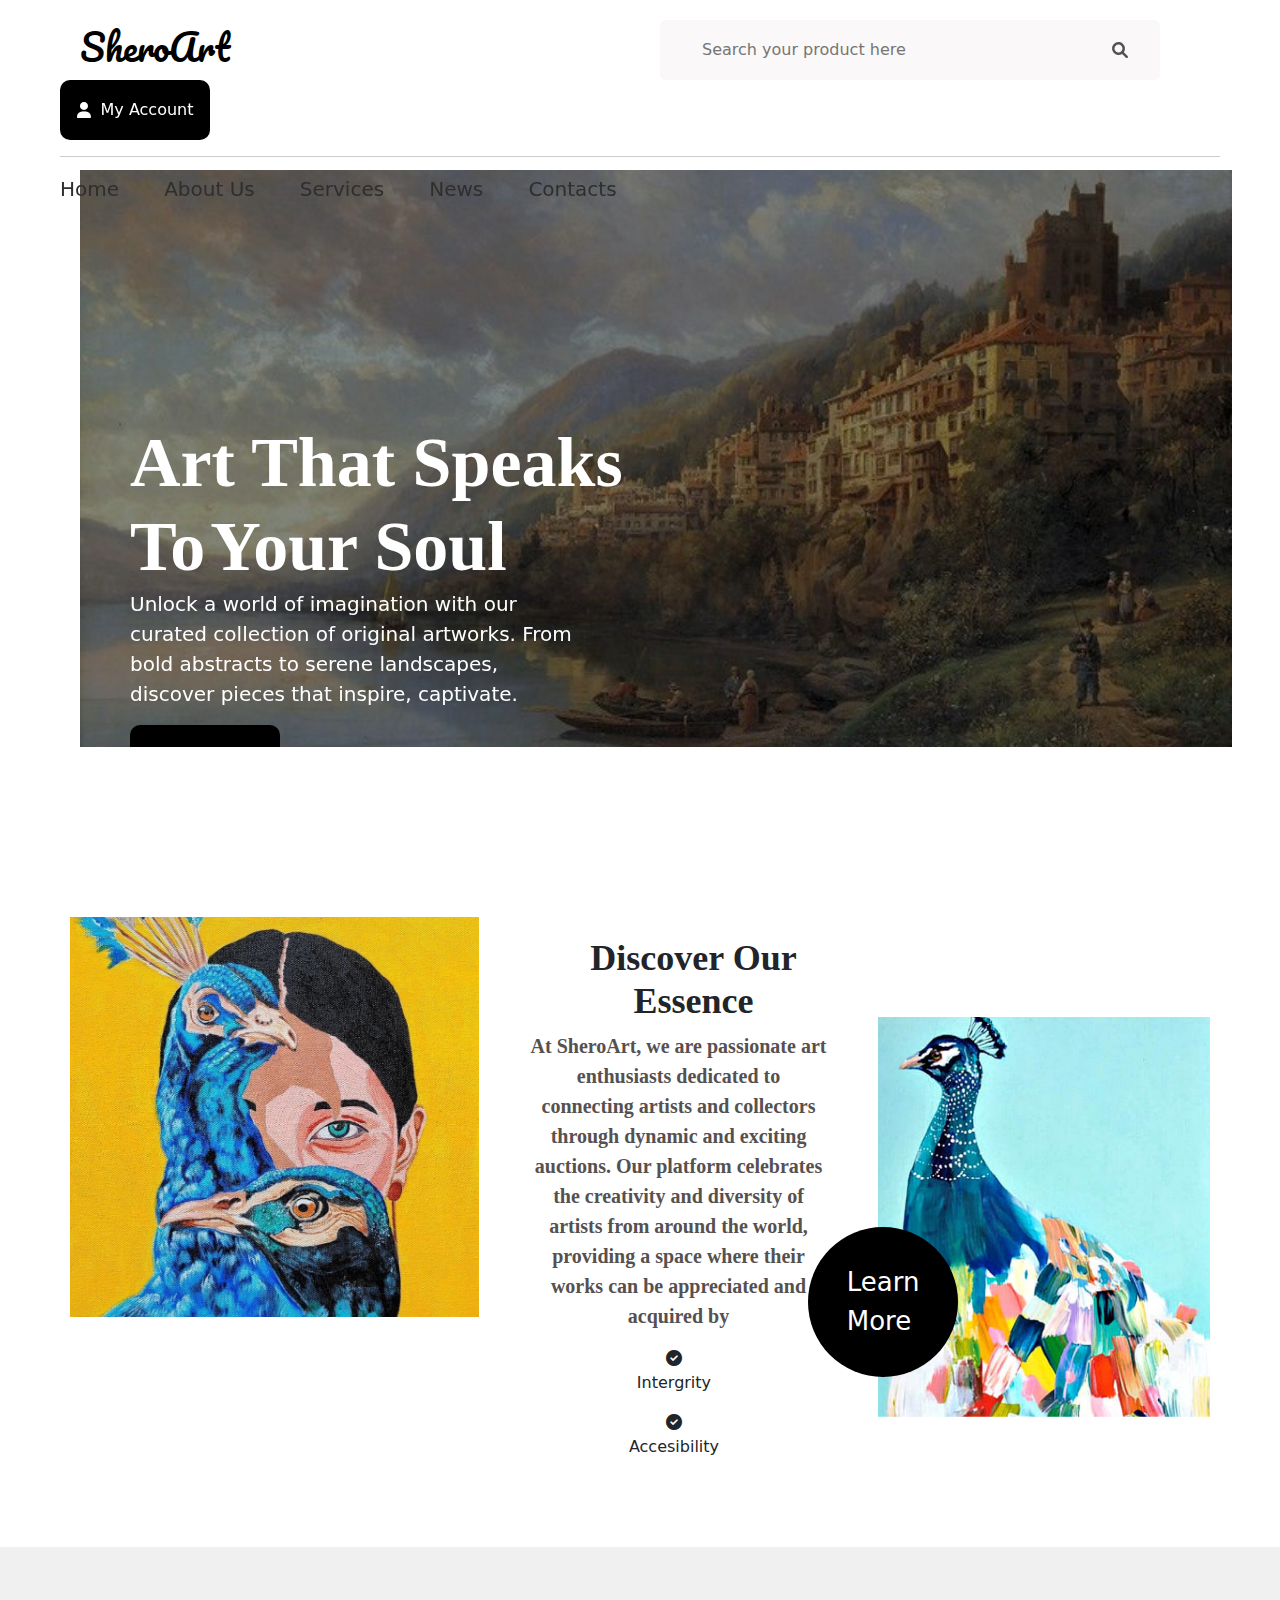
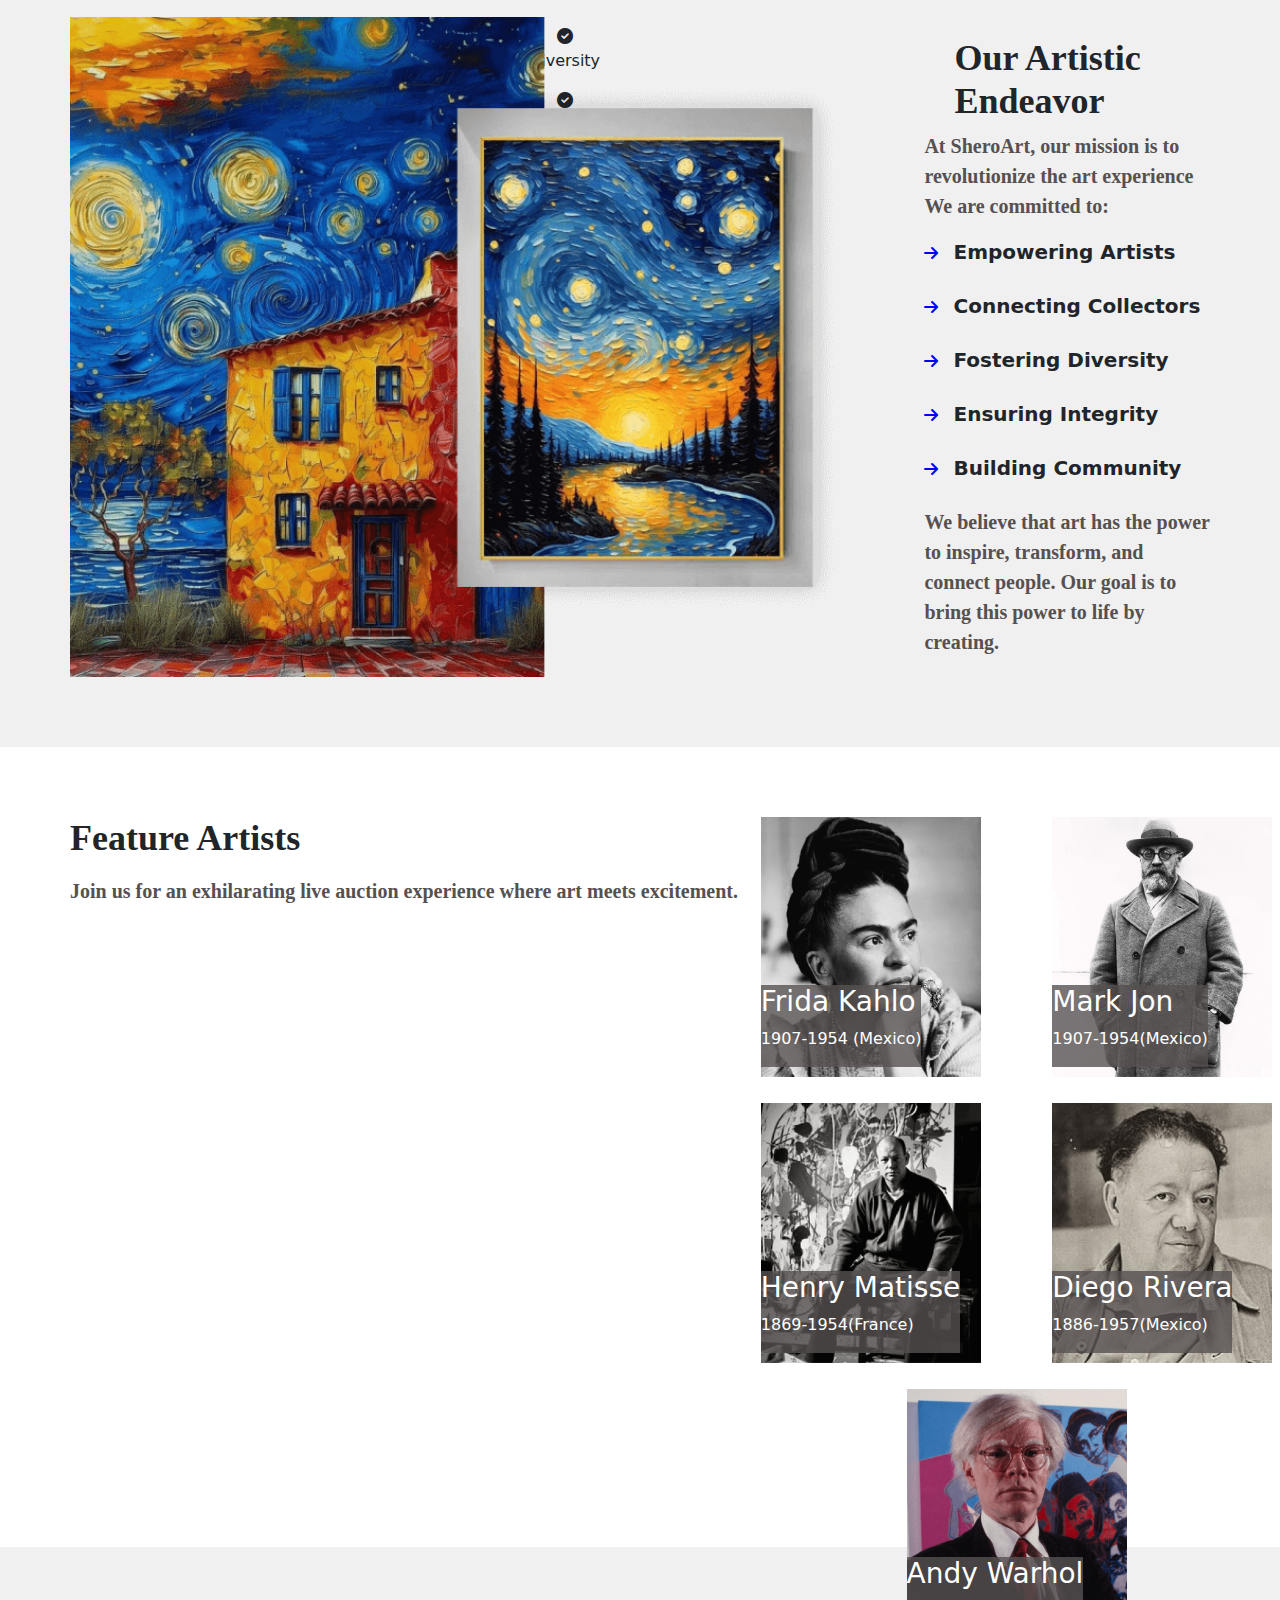
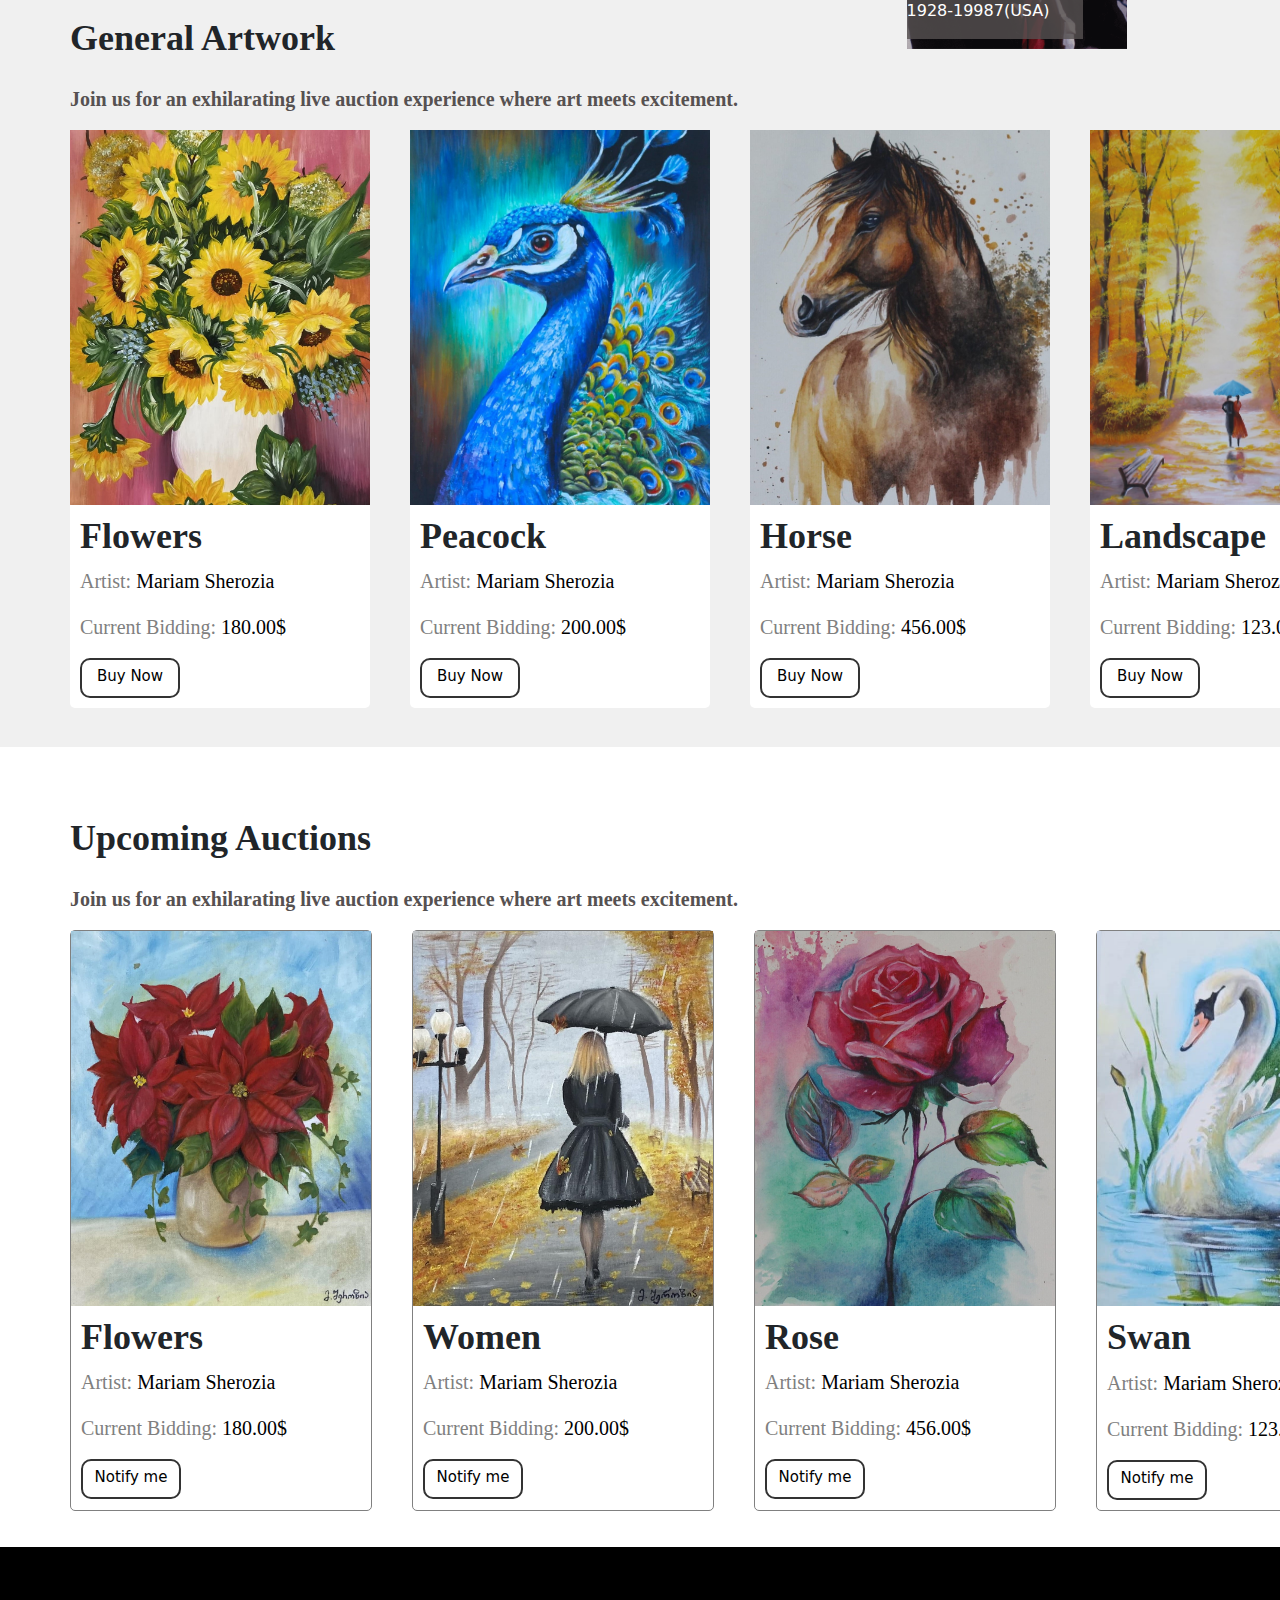
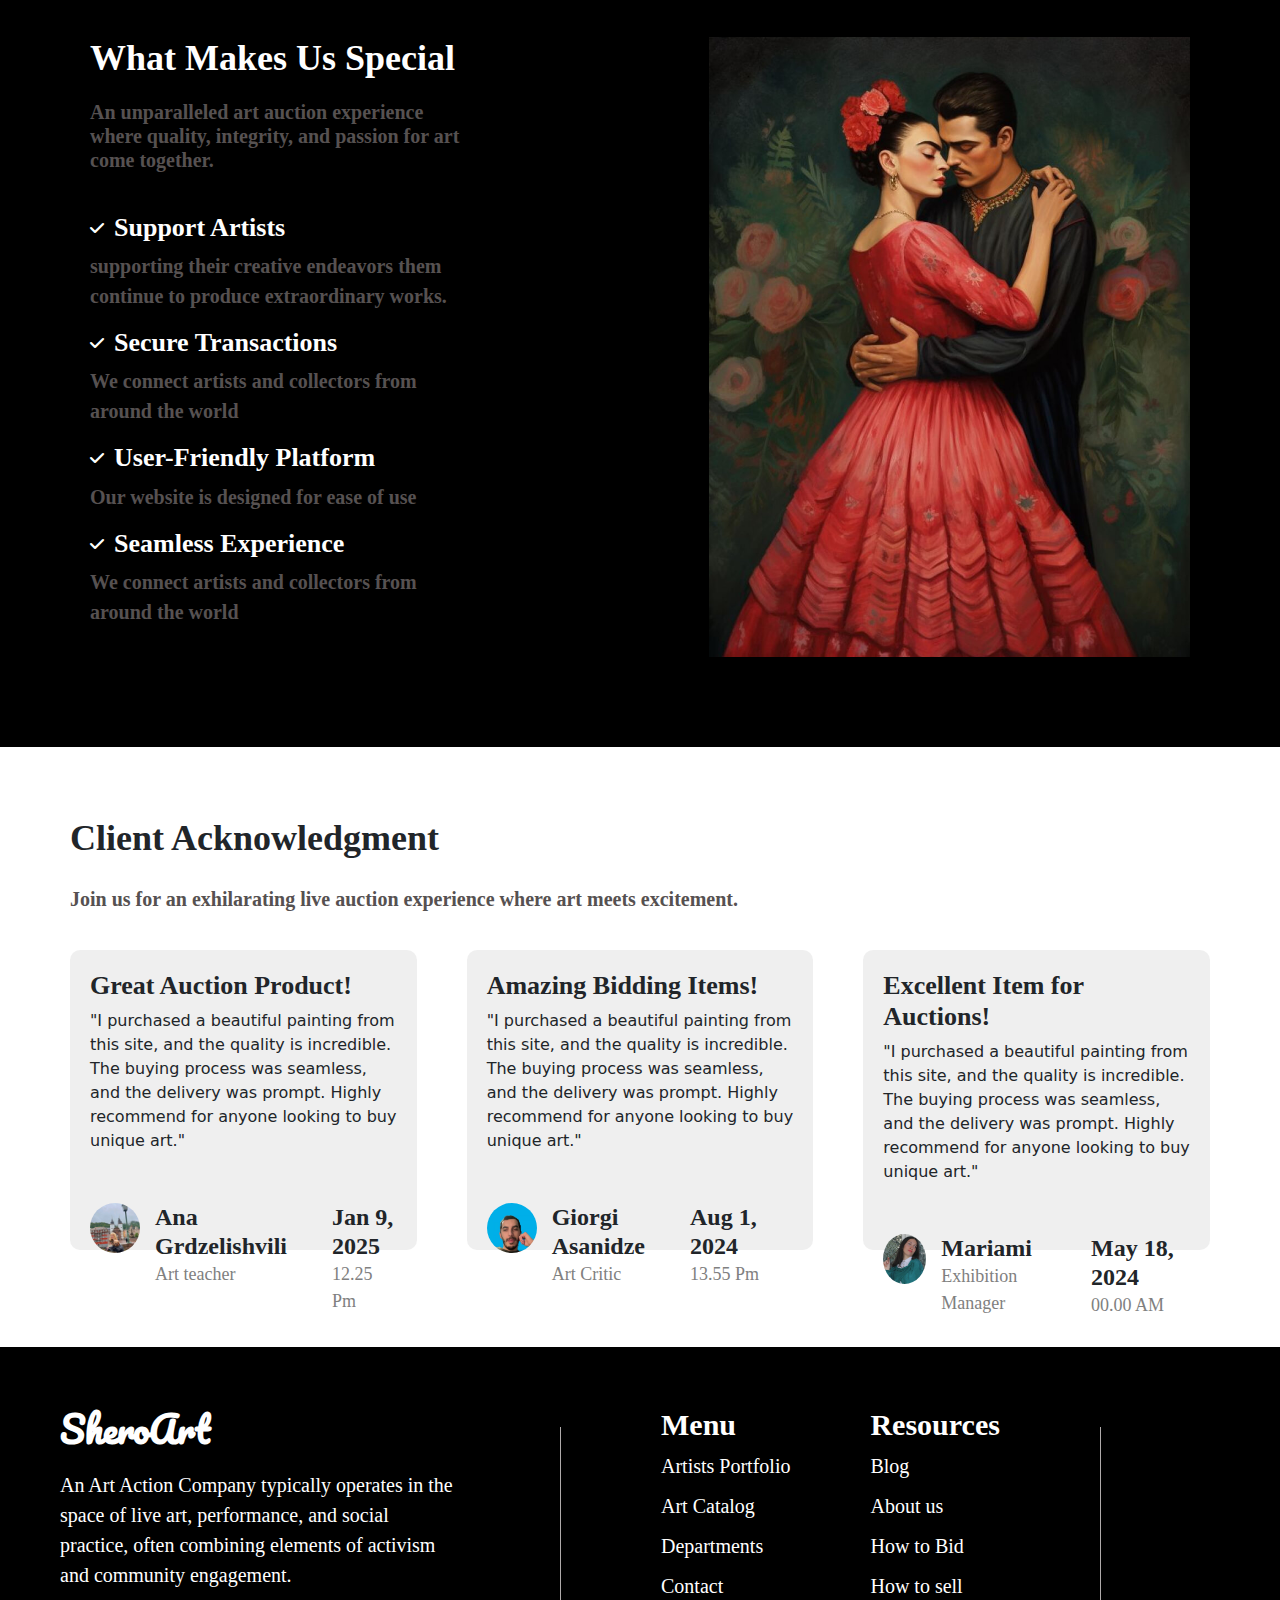
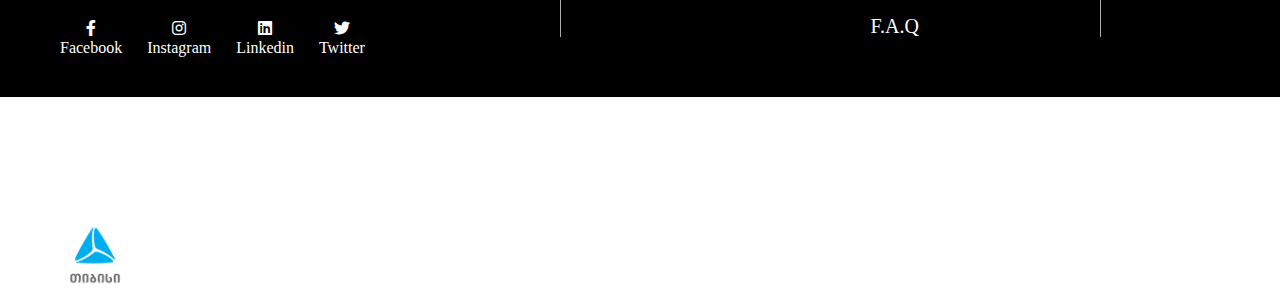
<file: index.html>
<!DOCTYPE html>
<html lang="en">
<head>
    <meta charset="UTF-8">
    <meta name="viewport" content="width=device-width, initial-scale=1.0">
    <title>Final-exam</title>
    <link rel="stylesheet" type="text/css" href="./css/style.css">
    <link href="https://cdn.jsdelivr.net/npm/bootstrap@5.3.3/dist/css/bootstrap.min.css" rel="stylesheet" integrity="sha384-QWTKZyjpPEjISv5WaRU9OFeRpok6YctnYmDr5pNlyT2bRjXh0JMhjY6hW+ALEwIH" crossorigin="anonymous">
    <link rel="preconnect" href="https://fonts.googleapis.com">
    <link rel="preconnect" href="https://fonts.gstatic.com" crossorigin>
    <link href="https://fonts.googleapis.com/css2?family=Lobster&family=Pacifico&family=Roboto:ital,wght@0,100;0,300;0,400;0,500;0,700;0,900;1,100;1,300;1,400;1,500;1,700;1,900&display=swap" rel="stylesheet">
    <link rel="stylesheet" href="https://cdnjs.cloudflare.com/ajax/libs/font-awesome/6.0.0-beta3/css/all.min.css">
</head>
<body>
    
    <header class="header">
        <a href="./index.html" class="header--name">SheroArt</a>
        
        <div class="header--form">
          <form action="/search" method="GET" class="form">
              <input class="input" type="text" name="query" placeholder="Search your product here" />
              <button type="submit" class="search-button">
                  <i class="fas fa-search" style="color: #565151;"></i>
              </button>
          </form>
        </div>

        <div class="header--account">
            <i class="fas fa-user"></i>
            <a href="./sign up/index.html" class="header--account--profile">My Account</a>
        </div>

        <hr class="header--line"></hr>

        <nav class="header--nav">
            <a href="./index.html" class="header--nav--element">Home</a>
            <a href="./about us/index.html" class="header--nav--element">About Us</a>
            <a href="./services/index.html" class="header--nav--element">Services</a>
            <a href="./news/index.html" class="header--nav--element">News</a>
            <a href="./contacts/index.html" class="header--nav--element">Contacts</a>
        </nav>
    </header>

    <main class="Main">
      <div class="Main--pic">
        <div id="carouselExampleSlidesOnly" class="carousel slide" data-bs-ride="carousel">
          <div class="carousel-inner">
            <div class="carousel-item active">
              <div class="carousel-image-container">
                <img src="./images/first.jpg" class="d-block w-100" alt="First slide">
                <div class="carousel-text">
                  <h2 class="carousel-text--first">Art That Speaks To</h2>
                  <h2 class="carousel-text--first">Your Soul</h2>
                  <p class="carousel-text--second">Unlock a world of imagination with our curated collection of original artworks. From bold abstracts to serene landscapes, discover pieces that inspire, captivate.</p>
                  <div class="button">
                    <a href="./services/index.html" class="buttontext">Explore Now</a>
                  </div>
                </div>
              </div>
            </div>
            <div class="carousel-item">
              <div class="carousel-image-container">
                <img src="./images/second.jpg" class="d-block w-100" alt="Second slide">
                <div class="carousel-text">
                  <h2 class="carousel-text--first">Art That Speaks To</h2>
                  <h2 class="carousel-text--first">Your Soul</h2>
                  <p class="carousel-text--second">Unlock a world of imagination with our curated collection of original artworks. From bold abstracts to serene landscapes, discover pieces that inspire, captivate.</p>
                  <div class="button">
                    <a href="./services/index.html" class="buttontext">Explore Now</a>
                  </div>
                </div>
              </div>
            </div>
            <div class="carousel-item">
              <div class="carousel-image-container">
                <img src="./images/third.jpg" class="d-block w-100" alt="Third slide">
                <div class="carousel-text">
                  <h2 class="carousel-text--first">Art That Speaks To</h2>
                  <h2 class="carousel-text--first">Your Soul</h2>
                  <p class="carousel-text--second">Unlock a world of imagination with our curated collection of original artworks. From bold abstracts to serene landscapes, discover pieces that inspire, captivate.</p>
                  <div class="button">
                    <a href="./services/index.html" class="buttontext">Explore Now</a>
                  </div>
                </div>
              </div>
            </div>
          </div>
        </div>
      </div>
      
      <div class="Main--first">
        <img src="./images/girl.jpg" class="Girl">
        <div class="Main--first--text">
          <h1 class="Title">Discover Our Essence</h1>
          <p class="Text">At SheroArt, we are passionate art enthusiasts dedicated to connecting artists and collectors through dynamic and exciting auctions. Our platform celebrates the creativity and diversity of artists from around the world, providing a space where their works can be appreciated and acquired by</p>
          
          <div class="tables">
            <div class="Table1">
              <i class="fas fa-check-circle icon"></i>
              <p>Intergrity</p> 
              <i class="fas fa-check-circle icon"></i>
              <p>Accesibility</p> 
            </div>

            <div class="Table2">
              <i class="fas fa-check-circle icon"></i>
              <p>Diversity</p> 
              <i class="fas fa-check-circle icon"></i>
              <p>Support</p> 
            </div>
          </div>
        </div>
        <div class="bird" style="position: relative;">
          <img src="./images/peacock.jpg" class="Peacock"> 
          <div class="circle">
            <a href="./about us/index.html" class="learn">Learn<br>More</a>
          </div>
        </div>
      
      </div>

      <div class="Main--second">
      
        <img src="./images/artistic-img.png" class="secondpic">

        <div class="Main--second--text">
          <h1 class="Title">Our Artistic Endeavor</h1>
          <p class="Text">At SheroArt, our mission is to revolutionize the art experience We are committed to:</p>
          <i class="fas fa-arrow-right"></i>
          <span class="Boldtext">Empowering Artists</span>
          <br>
          <br>
          <i class="fas fa-arrow-right"></i>
          <span class="Boldtext">Connecting Collectors</span>
          <br>
          <br>
          <i class="fas fa-arrow-right"></i>
          <span class="Boldtext">Fostering Diversity</span>
          <br>
          <br>
          <i class="fas fa-arrow-right"></i>
          <span class="Boldtext">Ensuring Integrity</span>
          <br>
          <br>
          <i class="fas fa-arrow-right"></i>
          <span class="Boldtext">Building Community</span>
          <br>
          <br>
          <p class="Text">We believe that art has the power to inspire, transform, and connect people. Our goal is to bring this power to life by creating.</p>
        </div>
      </div>

      <div class="Main--third">

        <div claa="Main--third--text">
          <h1 class="Title" style="margin: 0;">Feature Artists</h1>
          
          <p class="Text">Join us for an exhilarating live auction experience where art meets excitement.</p>
        </div>

        <div class="Main--third--cards">
          <div class="Card">
            <a href="./frida/index.html"><img src="./images/frida.png" class="Cardpic"></a>
            <div  class="Cardtext">
              <h3 class="cardname">Frida Kahlo</h3>
              <p class="pa">1907-1954 (Mexico)</p>
            </div>
          </div>

          <div class="Card">
            <img src="./images/mark.png" class="Cardpic">
            <div  class="Cardtext">
              <h3 class="cardname">Mark Jon</h3>
              <p class="pa">1907-1954(Mexico)</p>
            </div>
          </div>

          <div class="Card">
            <img src="./images/pablo.png" class="Cardpic">
            <div  class="Cardtext">
              <h3 class="cardname">Pablo Picasso</h3>
              <p class="pa">1881-1973(Spain)</p>
            </div>
          </div>

          <div class="Card">
            <img src="./images/gustav.png" class="Cardpic">
            <div  class="Cardtext">
              <h3 class="cardname">Gustav Klimt</h3>
              <p class="pa">1862-1918(Austria)</p>
            </div>
          </div>

          <div class="Card">
            <img src="./images/henri.png" class="Cardpic">
            <div  class="Cardtext">
              <h3 class="cardname">Henry Matisse</h3>
              <p class="pa">1869-1954(France)</p>
            </div>
          </div>

          <div class="Card">
            <img src="./images/diego.png" class="Cardpic">
            <div  class="Cardtext">
              <h3 class="cardname">Diego Rivera</h3>
              <p class="pa">1886-1957(Mexico)</p>
            </div>
          </div>

          <div class="Card">
            <img src="./images/joan.png" class="Cardpic">
            <div  class="Cardtext">
              <h3 class="cardname">Joan Miro</h3>
              <p class="pa">1893-1983(Spain)</p>
            </div>
          </div>

          <div class="Card">
            <img src="./images/leonardo.png" class="Cardpic">
            <div  class="Cardtext">
              <h3 class="cardname">Leonardo da Vinci</h3>
              <p class="pa">1452-1519(Italy)</p>
            </div>
          </div>

          <div class="Card">
            <img src="./images/andy.png" class="Cardpic">
            <div  class="Cardtext">
              <h3 class="cardname">Andy Warhol</h3>
              <p class="pa">1928-19987(USA)</p>
            </div>
          </div>

          <div class="Card">
            <img src="./images/mari.jpg" class="Cardpic">
            <div  class="Cardtext">
              <h3 class="cardname">Mariam Sherozia</h3>
              <p class="pa">2007-??? (Georgia)</p>
            </div>
          </div>
        </div>
      </div>

      <div class="Main--fourth">
        <div class="Main--fourth--text">
          <h1 class="Title" style="margin: 0;">General Artwork</h1>
          <br>
          <p class="Text">Join us for an exhilarating live auction experience where art meets excitement.</p>
        </div>

        <div class="Main--fourth--cards">
          <div class="fourth-cards">
            <img src="./images/flowers.jpg" class="Fourth-cards-pic">
            <div class="cardcontent"> 
              <h1 class="fourth-text">Flowers</h1>
              <p class="fourth-par">Artist: <span style="color: black;">Mariam Sherozia</span></p>
              <p class="fourth-par">Current Bidding: <span style="color: black;">180.00$</span></p>
            </div>
            <div class="cardbutton">
              <a href="" class="cardd">Buy Now</a>
            </div>
          </div>

          <div class="fourth-cards">
            <img src="./images/peacock2.jpg" class="Fourth-cards-pic">
            <div class="cardcontent"> 
              <h1 class="fourth-text">Peacock</h1>
              <p class="fourth-par">Artist: <span style="color: black;">Mariam Sherozia</span></p>
              <p class="fourth-par">Current Bidding: <span style="color: black;">200.00$</span></p>
            </div>
            <div class="cardbutton">
              <a href="" class="cardd">Buy Now</a>
            </div>
          </div>

          <div class="fourth-cards">
            <img src="./images/horse.jpg" class="Fourth-cards-pic">
            <div class="cardcontent"> 
              <h1 class="fourth-text">Horse</h1>
              <p class="fourth-par">Artist: <span style="color: black;">Mariam Sherozia</span></p>
              <p class="fourth-par">Current Bidding: <span style="color: black;">456.00$</span></p>
            </div>
            <div class="cardbutton">
              <a href="" class="cardd">Buy Now</a>
            </div>
          </div>

          <div class="fourth-cards">
            <img src="./images/landscape.jpg" class="Fourth-cards-pic">
            <div class="cardcontent"> 
              <h1 class="fourth-text">Landscape</h1>
              <p class="fourth-par">Artist: <span style="color: black;">Mariam Sherozia</span></p>
              <p class="fourth-par">Current Bidding: <span style="color: black;">123.00$</span></p>
            </div>
            <div class="cardbutton">
              <a href="" class="cardd">Buy Now</a>
            </div>
          </div>
        </div>
      </div>

      <div class="Main--fifth">
        <div class="Main--fourth--text">
          <h1 class="Title" style="margin: 0;">Upcoming Auctions</h1>
          <br>
          <p class="Text">Join us for an exhilarating live auction experience where art meets excitement.</p>
        </div>

        <div class="Main--fourth--cards">
          <div class="fourth-cards" style="border: grey 1px solid;">
            <img src="./images/flower3.jpg" class="Fourth-cards-pic">
            <div class="cardcontent"> 
              <h1 class="fourth-text">Flowers</h1>
              <p class="fourth-par">Artist: <span style="color: black;">Mariam Sherozia</span></p>
              <p class="fourth-par">Current Bidding: <span style="color: black;">180.00$</span></p>
            </div>
            <div class="cardbutton">
              <a href="" class="cardd">Notify me</a>
            </div>
          </div>

          <div class="fourth-cards" style="border: grey 1px solid;">
            <img src="./images/women.jpg" class="Fourth-cards-pic">
            <div class="cardcontent"> 
              <h1 class="fourth-text">Women</h1>
              <p class="fourth-par">Artist: <span style="color: black;">Mariam Sherozia</span></p>
              <p class="fourth-par">Current Bidding: <span style="color: black;">200.00$</span></p>
            </div>
            <div class="cardbutton">
              <a href="" class="cardd">Notify me</a>
            </div>
          </div>

          <div class="fourth-cards" style="border: grey 1px solid;">
            <a href="././buy/index.html"><img src="./images/flower2.jpg" class="Fourth-cards-pic"></a>
            <div class="cardcontent"> 
              <h1 class="fourth-text">Rose</h1>
              <p class="fourth-par">Artist: <span style="color: black;">Mariam Sherozia</span></p>
              <p class="fourth-par">Current Bidding: <span style="color: black;">456.00$</span></p>
            </div>
            <div class="cardbutton">
              <a href="" class="cardd">Notify me</a>
            </div>
          </div>

          <div class="fourth-cards" style="border: grey 1px solid;">
            <img src="./images/swan.jpg" class="Fourth-cards-pic">
            <div class="cardcontent"> 
              <h1 class="fourth-text">Swan</h1>
              <p class="fourth-par">Artist: <span style="color: black;">Mariam Sherozia</span></p>
              <p class="fourth-par">Current Bidding: <span style="color: black;">123.00$</span></p>
            </div>
            <div class="cardbutton">
              <a href="" class="cardd">Notify me</a>
            </div>
          </div>
        </div>
      </div>

      <div class="Main--sixth">
        <div class="sixthtext">
          <h1 class="Title" style="color: white; margin: 0;">What Makes Us Special</h1>
          <h4 class="Text" style="margin:20px 0 40px 0;">An unparalleled art auction experience where quality, integrity, and passion for art come together.</h4>
          <div class="icontext" style="display: flex;">
            <i class="fas fa-check check-icon"></i>
            <h1 class="texticon">Support Artists</h1>
          </div>
          <p class="Text">supporting their creative endeavors them continue to produce extraordinary works.</p>
          <div class="icontext" style="display: flex;">
            <i class="fas fa-check check-icon"></i>
            <h1 class="texticon">Secure Transactions</h1>
          </div>
          <p class="Text">We connect artists and collectors from around the world</p>
          <div class="icontext" style="display: flex;">
            <i class="fas fa-check check-icon"></i>
            <h1 class="texticon">User-Friendly Platform</h1>
          </div>
          <p class="Text">Our website is designed for ease of use</p>
          <div class="icontext" style="display: flex;">
            <i class="fas fa-check check-icon"></i>
            <h1 class="texticon">Seamless Experience</h1>
          </div>
          <p class="Text">We connect artists and collectors from around the world</p>
        </div>

        <img src="./images/feature-img.jpg" class="sixthpic">
        
      </div>

      <div class="Main--seventh">
        <div class="Main--fourth--text">
          <h1 class="Title" style="margin: 0;">Client Acknowledgment</h1>
          <br>
          <p class="Text">Join us for an exhilarating live auction experience where art meets excitement.</p>
        </div>

        <div class="comments">
          <div class="elements">
            <h1 class="eltext">Great Auction Product!</h1>
            <p class="elpar">"I purchased a beautiful painting from this site, and the quality is
              incredible. The buying process was seamless, and the delivery was prompt.
              Highly recommend for anyone looking to buy unique art."</p>
              
            <div class="commentfoot">
              <img src="./images/ana.jpg" class="commentpic">

              <div class="Commentname">
                <h1 class="cname">Ana<br> Grdzelishvili</h1>
                <p class="cpar">Art teacher</p>
              </div>

              <div class="Commentname" style="margin-left: 30px;">
                <h1 class="cname">Jan 9, 2025</h1>
                <p class="cpar">12.25 Pm</p>
              </div>
            </div>
          </div> 

          <div class="elements">
            <h1 class="eltext">Amazing Bidding Items!</h1>
            <p class="elpar">"I purchased a beautiful painting from this site, and the quality is
              incredible. The buying process was seamless, and the delivery was prompt.
              Highly recommend for anyone looking to buy unique art."</p>
              
            <div class="commentfoot">
              <img src="./images/giorgi.PNG" class="commentpic">

              <div class="Commentname">
                <h1 class="cname">Giorgi<br>Asanidze</h1>
                <p class="cpar">Art Critic</p>
              </div>

              <div class="Commentname" style="margin-left: 30px;">
                <h1 class="cname">Aug 1, 2024</h1>
                <p class="cpar">13.55 Pm</p>
              </div>
            </div>
          </div> 

          <div class="elements">
            <h1 class="eltext">Excellent Item for Auctions!</h1>
            <p class="elpar">"I purchased a beautiful painting from this site, and the quality is
              incredible. The buying process was seamless, and the delivery was prompt.
              Highly recommend for anyone looking to buy unique art."</p>
              
            <div class="commentfoot">
              <img src="./images/mari.jpg" class="commentpic">

              <div class="Commentname">
                <h1 class="cname">Mariami</h1>
                <p class="cpar">Exhibition Manager</p>
              </div>

              <div class="Commentname" style="margin-left: 30px;">
                <h1 class="cname">May 18, 2024</h1>
                <p class="cpar">00.00 AM</p>
              </div>
            </div>
          </div> 

        </div> 
        
        

      </div>
    </main>
   


    <footer class="Footer">
      <div class="Footer--logo">
        <h1 class="footertext">SheroArt</h1>
        <p class="footerpar">An Art Action Company typically operates in the space of live art, performance, and social practice, often combining elements of activism and community engagement.</p>
        <nav class="footerlinks">
          <div class="links">
            <i class="fab fa-facebook-f" style="color: rgb(255, 255, 255);"></i>
            <p class="linkstext">Facebook</p>
          </div>
          <div class="links">
            <i class="fab fa-instagram" style="color: white;"></i>
            <p class="linkstext">Instagram</p>
          </div>
          <div class="links">
            <i class="fab fa-linkedin" style="color: rgb(255, 255, 255);"></i>
            <p class="linkstext">Linkedin</p>
          </div>
          <div class="links">
            <i class="fab fa-twitter" style="color: rgb(255, 255, 255);"></i>
            <p class="linkstext">Twitter</p>
          </div>
        </nav>
      </div>

      <div class="verticalline"></div>

      <div class="Footer--links">
        <div class="Menu">
          <h1 class="foottext">Menu</h1>
          <a href="" class="footlinks">Artists Portfolio</a>
          <a href="./services/index.html" class="footlinks">Art Catalog</a>
          <a href="" class="footlinks">Departments</a>
          <a href="./contacts/index.html" class="footlinks">Contact</a>
        </div>

        <div class="resources">
          <h1 class="foottext">Resources</h1>
          <a href="" class="footlinks">Blog</a>
          <a href="./about us/index.html" class="footlinks">About us</a>
          <a href="" class="footlinks">How to Bid</a>
          <a href="" class="footlinks">How to sell</a>
          <a href="" class="footlinks">F.A.Q</a>
        </div>
      </div>
      <div class="verticalline"></div>
      <div class="Footer--sponsors">
        <h1 class="spontext">Our Sponsores</h1>
        <a  href="https://www.tbceducation.ge/" class="footer--logo">
            <img class="footer--logo" src="./images/tbc-logo.png" alt="Clickable Photo">
        </a>
      </div>

    </footer>

    <script src="https://cdn.jsdelivr.net/npm/bootstrap@5.3.3/dist/js/bootstrap.bundle.min.js" integrity="sha384-YvpcrYf0tY3lHB60NNkmXc5s9fDVZLESaAA55NDzOxhy9GkcIdslK1eN7N6jIeHz" crossorigin="anonymous"></script>
    <script src="https://cdn.jsdelivr.net/npm/@popperjs/core@2.11.8/dist/umd/popper.min.js" integrity="sha384-I7E8VVD/ismYTF4hNIPjVp/Zjvgyol6VFvRkX/vR+Vc4jQkC+hVqc2pM8ODewa9r" crossorigin="anonymous"></script>
    <script src="https://cdn.jsdelivr.net/npm/bootstrap@5.3.3/dist/js/bootstrap.min.js" integrity="sha384-0pUGZvbkm6XF6gxjEnlmuGrJXVbNuzT9qBBavbLwCsOGabYfZo0T0to5eqruptLy" crossorigin="anonymous"></script>
</body>
</html>
</file>
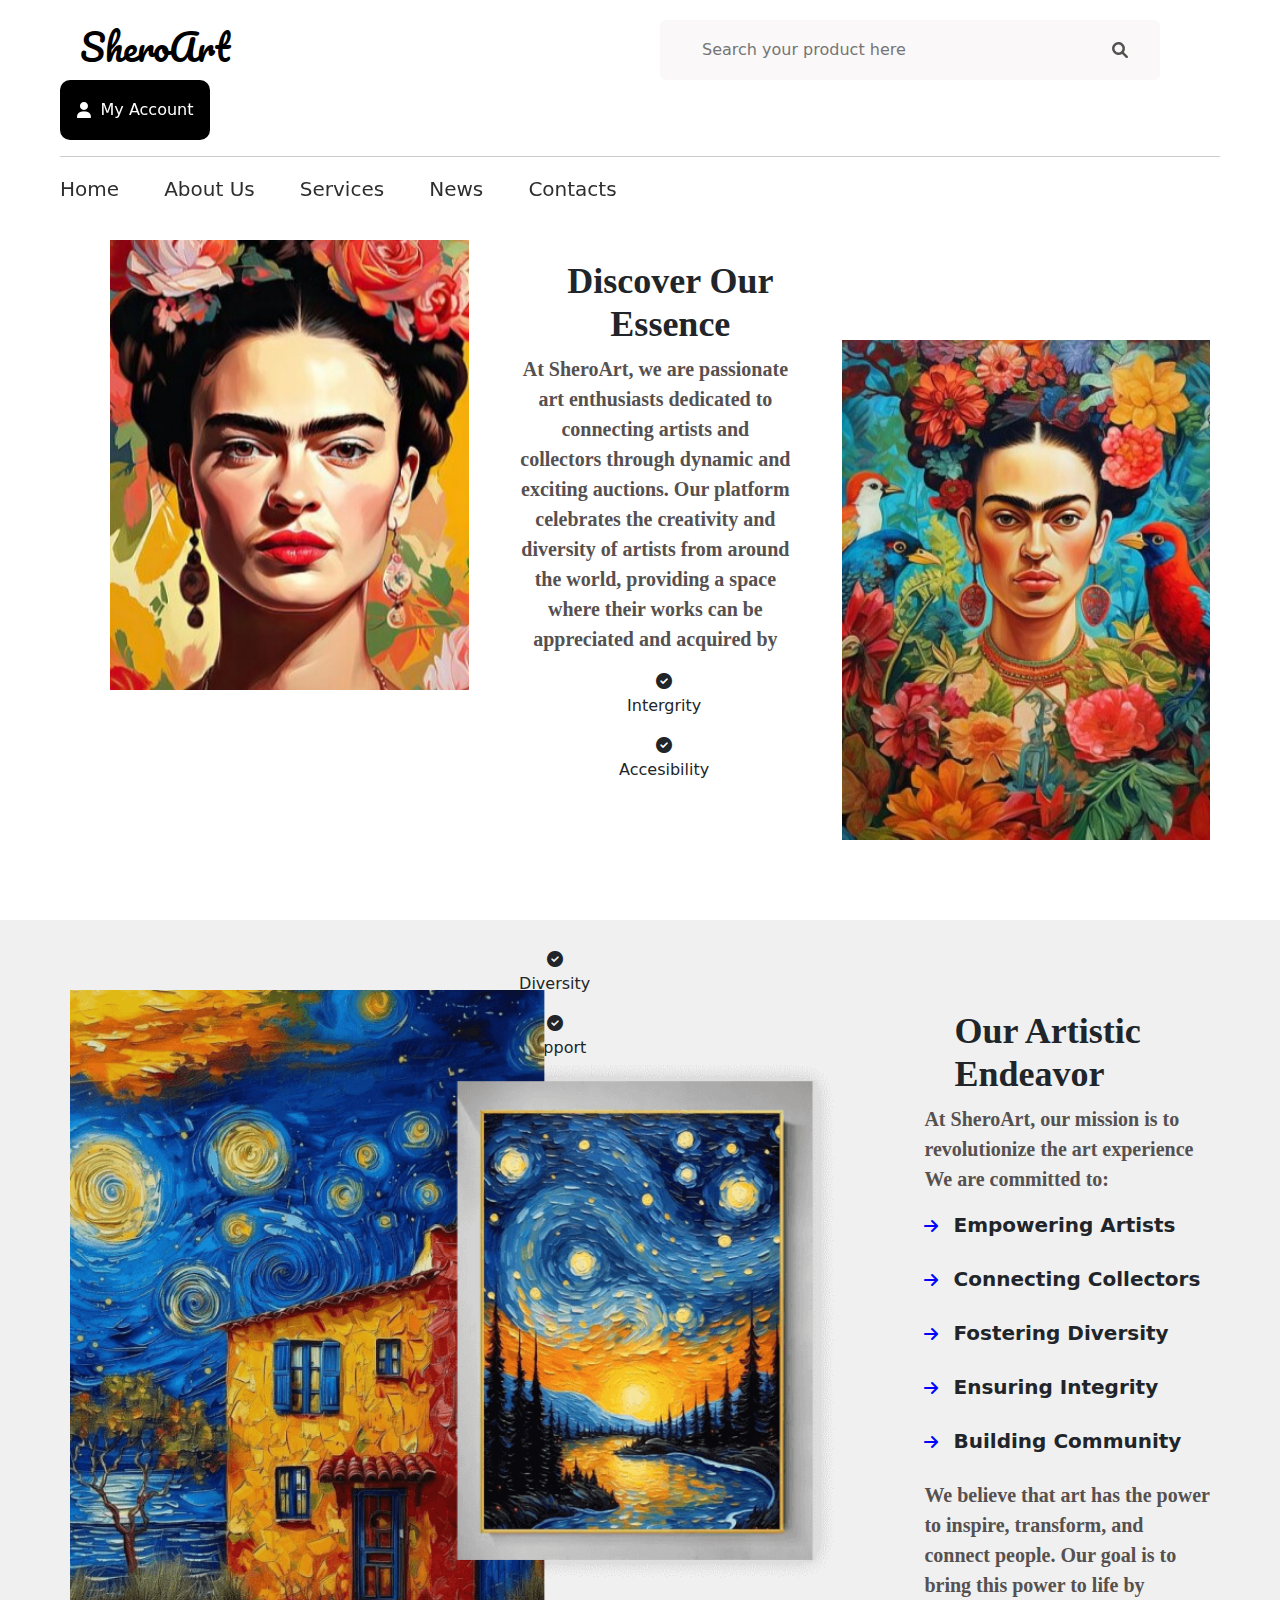
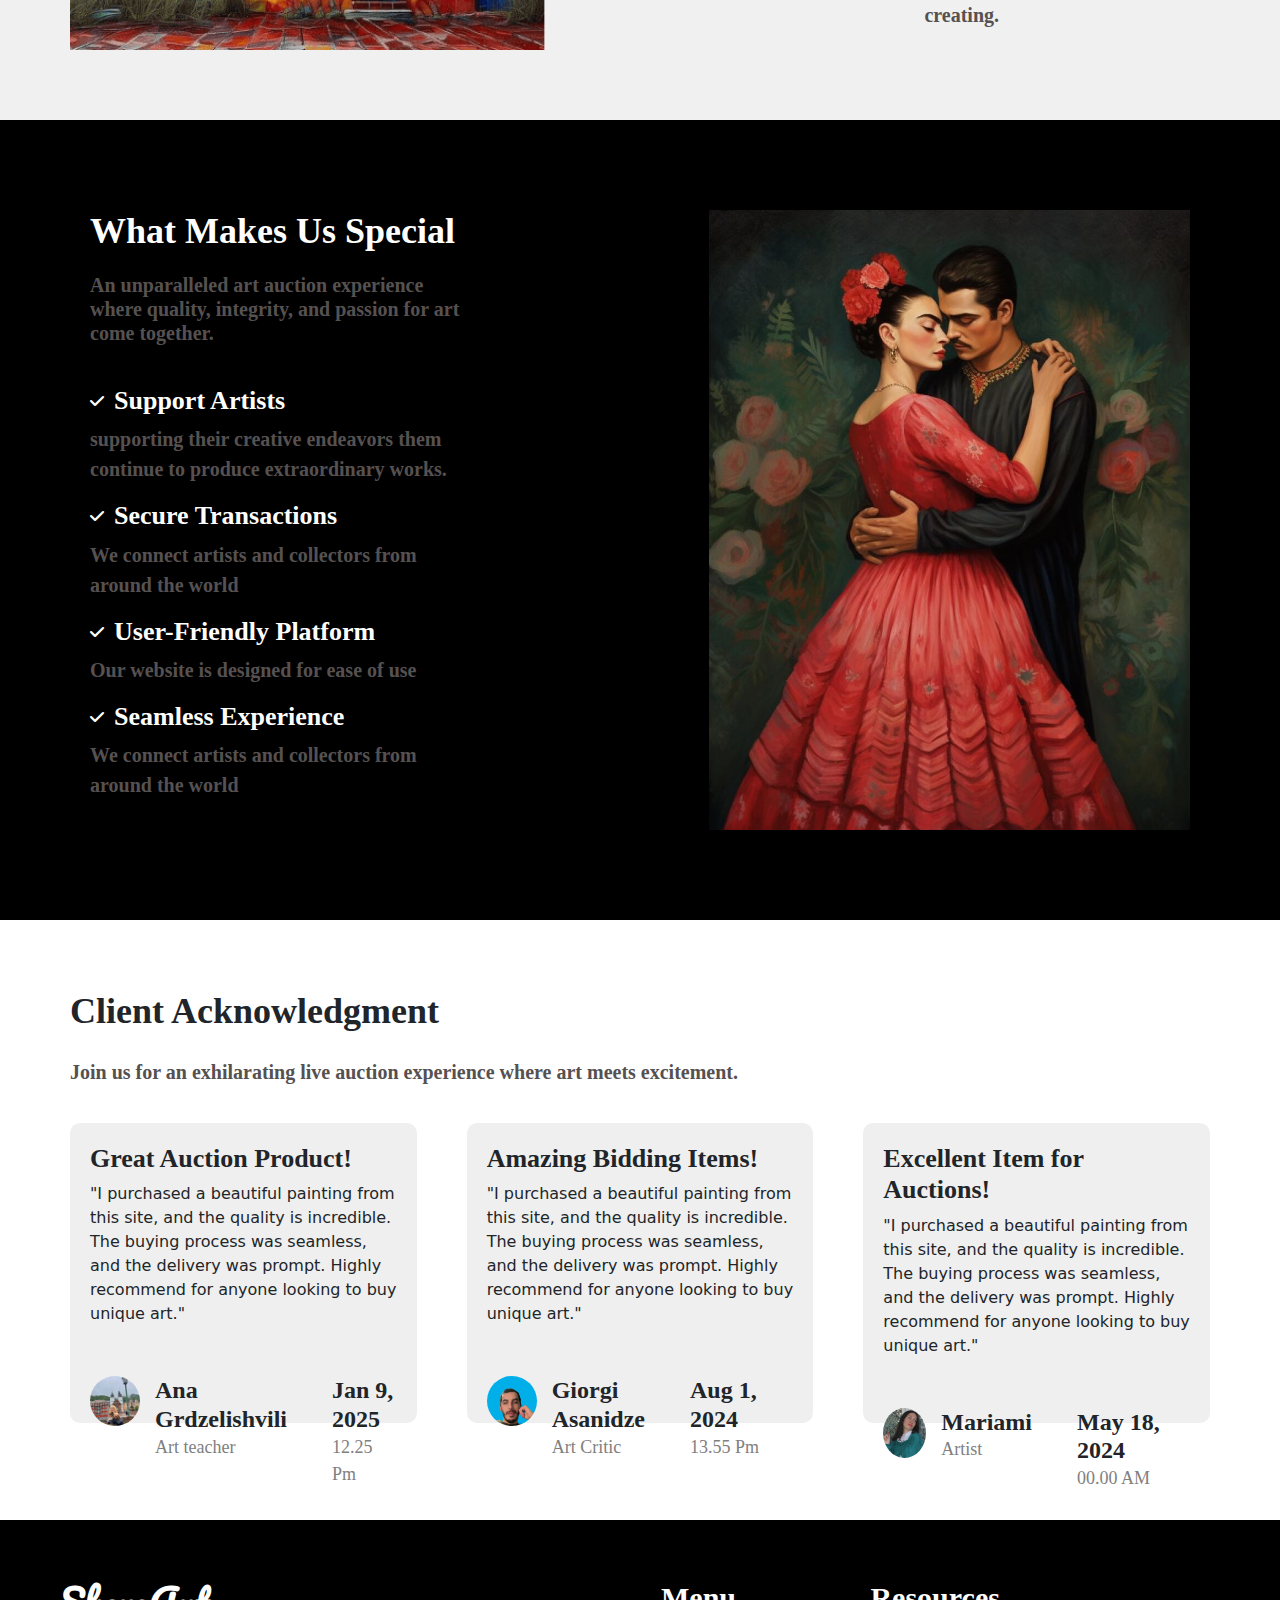
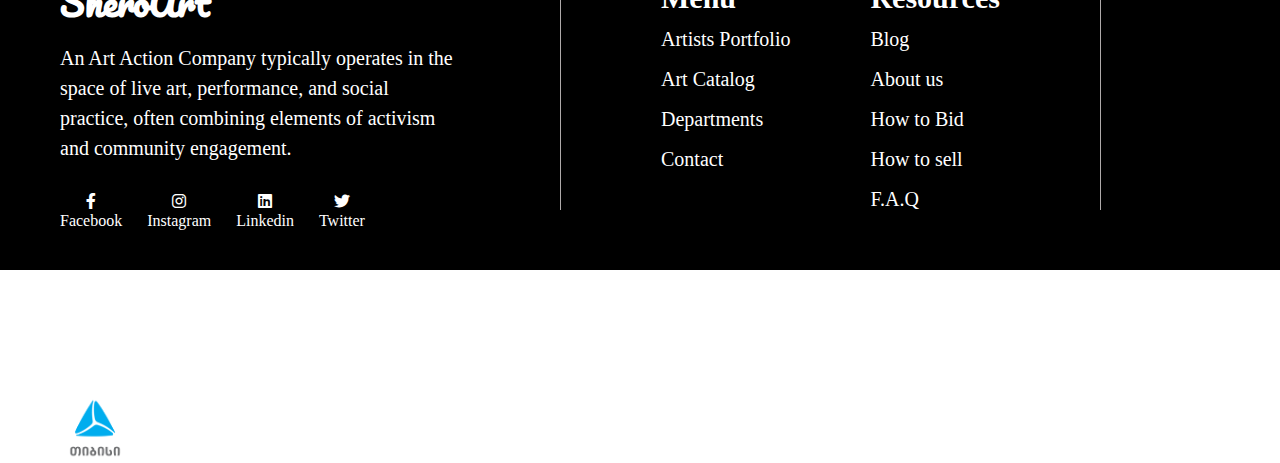
<file: about us/index.html>
<!DOCTYPE html>
<html lang="en">
<head>
    <meta charset="UTF-8">
    <meta name="viewport" content="width=device-width, initial-scale=1.0">
    <title>About us</title>
    <link rel="stylesheet" type="text/css" href="./css/style.css">
    <link href="https://cdn.jsdelivr.net/npm/bootstrap@5.3.3/dist/css/bootstrap.min.css" rel="stylesheet" integrity="sha384-QWTKZyjpPEjISv5WaRU9OFeRpok6YctnYmDr5pNlyT2bRjXh0JMhjY6hW+ALEwIH" crossorigin="anonymous">
    <link rel="preconnect" href="https://fonts.googleapis.com">
    <link rel="preconnect" href="https://fonts.gstatic.com" crossorigin>
    <link href="https://fonts.googleapis.com/css2?family=Lobster&family=Pacifico&family=Roboto:ital,wght@0,100;0,300;0,400;0,500;0,700;0,900;1,100;1,300;1,400;1,500;1,700;1,900&display=swap" rel="stylesheet">
    <link rel="stylesheet" href="https://cdnjs.cloudflare.com/ajax/libs/font-awesome/6.0.0-beta3/css/all.min.css">
</head>
<body>
    <header class="header">
        <a href="./../index.html" class="header--name">SheroArt</a>
        
        <div class="header--form">
          <form action="/search" method="GET" class="form">
              <input class="input" type="text" name="query" placeholder="Search your product here" />
              <button type="submit" class="search-button">
                  <i class="fas fa-search" style="color: #565151;"></i>
              </button>
          </form>
        </div>

        <div class="header--account">
            <i class="fas fa-user"></i>
            <a href="./../sign up/index.html" class="header--account--profile">My Account</a>
        </div>

        <hr class="header--line"></hr>
        <nav class="header--nav">
            <a href="./../index.html" class="header--nav--element">Home</a>
            <a href="./index.html" class="header--nav--element">About Us</a>
            <a href="./../services/index.html" class="header--nav--element">Services</a>
            <a href="./../news/index.html" class="header--nav--element">News</a>
            <a href="./../contacts/index.html" class="header--nav--element">Contacts</a>
        </nav>
    </header>

    <main class="Main">
        <div class="Main--first">
            <img src="./images/girl.jpg" class="Girl">
            <div class="Main--first--text">
              <h1 class="Title">Discover Our Essence</h1>
              <p class="Text">At SheroArt, we are passionate art enthusiasts dedicated to connecting artists and collectors through dynamic and exciting auctions. Our platform celebrates the creativity and diversity of artists from around the world, providing a space where their works can be appreciated and acquired by</p>
              
              <div class="tables">
                <div class="Table1">
                  <i class="fas fa-check-circle icon"></i>
                  <p>Intergrity</p> 
                  <i class="fas fa-check-circle icon"></i>
                  <p>Accesibility</p> 
                </div>
    
                <div class="Table2">
                  <i class="fas fa-check-circle icon"></i>
                  <p>Diversity</p> 
                  <i class="fas fa-check-circle icon"></i>
                  <p>Support</p> 
                </div>
              </div>
            </div>
            <div class="bird" style="position: relative;">
              <img src="./images/peacock.jpg" class="Peacock"> 
            </div>
          
        </div>

        <div class="Main--second">
      
            <img src="./images/artistic-img.png" class="secondpic">
    
            <div class="Main--second--text">
              <h1 class="Title">Our Artistic Endeavor</h1>
              <p class="Text">At SheroArt, our mission is to revolutionize the art experience We are committed to:</p>
              <i class="fas fa-arrow-right"></i>
              <span class="Boldtext">Empowering Artists</span>
              <br>
              <br>
              <i class="fas fa-arrow-right"></i>
              <span class="Boldtext">Connecting Collectors</span>
              <br>
              <br>
              <i class="fas fa-arrow-right"></i>
              <span class="Boldtext">Fostering Diversity</span>
              <br>
              <br>
              <i class="fas fa-arrow-right"></i>
              <span class="Boldtext">Ensuring Integrity</span>
              <br>
              <br>
              <i class="fas fa-arrow-right"></i>
              <span class="Boldtext">Building Community</span>
              <br>
              <br>
              <p class="Text">We believe that art has the power to inspire, transform, and connect people. Our goal is to bring this power to life by creating.</p>
            </div>
        </div>

        <div class="Main--sixth">
            <div class="sixthtext">
              <h1 class="Title" style="color: white; margin: 0;">What Makes Us Special</h1>
              <h4 class="Text" style="margin:20px 0 40px 0;">An unparalleled art auction experience where quality, integrity, and passion for art come together.</h4>
              <div class="icontext" style="display: flex;">
                <i class="fas fa-check check-icon"></i>
                <h1 class="texticon">Support Artists</h1>
              </div>
              <p class="Text">supporting their creative endeavors them continue to produce extraordinary works.</p>
              <div class="icontext" style="display: flex;">
                <i class="fas fa-check check-icon"></i>
                <h1 class="texticon">Secure Transactions</h1>
              </div>
              <p class="Text">We connect artists and collectors from around the world</p>
              <div class="icontext" style="display: flex;">
                <i class="fas fa-check check-icon"></i>
                <h1 class="texticon">User-Friendly Platform</h1>
              </div>
              <p class="Text">Our website is designed for ease of use</p>
              <div class="icontext" style="display: flex;">
                <i class="fas fa-check check-icon"></i>
                <h1 class="texticon">Seamless Experience</h1>
              </div>
              <p class="Text">We connect artists and collectors from around the world</p>
            </div>
    
            <img src="./images/feature-img.jpg" class="sixthpic">
            
          </div>

          <div class="Main--seventh">
            <div class="Main--fourth--text">
              <h1 class="Title" style="margin: 0;">Client Acknowledgment</h1>
              <br>
              <p class="Text">Join us for an exhilarating live auction experience where art meets excitement.</p>
            </div>
    
            <div class="comments">
              <div class="elements">
                <h1 class="eltext">Great Auction Product!</h1>
                <p class="elpar">"I purchased a beautiful painting from this site, and the quality is
                  incredible. The buying process was seamless, and the delivery was prompt.
                  Highly recommend for anyone looking to buy unique art."</p>
                  
                <div class="commentfoot">
                  <img src="./images/ana.jpg" class="commentpic">
    
                  <div class="Commentname">
                    <h1 class="cname">Ana<br> Grdzelishvili</h1>
                    <p class="cpar">Art teacher</p>
                  </div>
    
                  <div class="Commentname" style="margin-left: 30px;">
                    <h1 class="cname">Jan 9, 2025</h1>
                    <p class="cpar">12.25 Pm</p>
                  </div>
                </div>
              </div> 
    
              <div class="elements">
                <h1 class="eltext">Amazing Bidding Items!</h1>
                <p class="elpar">"I purchased a beautiful painting from this site, and the quality is
                  incredible. The buying process was seamless, and the delivery was prompt.
                  Highly recommend for anyone looking to buy unique art."</p>
                  
                <div class="commentfoot">
                  <img src="./images/giorgi.PNG" class="commentpic">
    
                  <div class="Commentname">
                    <h1 class="cname">Giorgi<br>Asanidze</h1>
                    <p class="cpar">Art Critic</p>
                  </div>
    
                  <div class="Commentname" style="margin-left: 30px;">
                    <h1 class="cname">Aug 1, 2024</h1>
                    <p class="cpar">13.55 Pm</p>
                  </div>
                </div>
              </div> 
    
              <div class="elements">
                <h1 class="eltext">Excellent Item for Auctions!</h1>
                <p class="elpar">"I purchased a beautiful painting from this site, and the quality is
                  incredible. The buying process was seamless, and the delivery was prompt.
                  Highly recommend for anyone looking to buy unique art."</p>
                  
                <div class="commentfoot">
                  <img src="./images/mari.jpg" class="commentpic">
    
                  <div class="Commentname">
                    <h1 class="cname">Mariami</h1>
                    <p class="cpar">Artist</p>
                  </div>
    
                  <div class="Commentname" style="margin-left: 30px;">
                    <h1 class="cname">May 18, 2024</h1>
                    <p class="cpar">00.00 AM</p>
                  </div>
                </div>
              </div> 
    
            </div> 
    
        </div>

    </main>


    <footer class="Footer">
        <div class="Footer--logo">
          <h1 class="footertext">SheroArt</h1>
          <p class="footerpar">An Art Action Company typically operates in the space of live art, performance, and social practice, often combining elements of activism and community engagement.</p>
          <nav class="footerlinks">
            <div class="links">
              <i class="fab fa-facebook-f" style="color: rgb(255, 255, 255);"></i>
              <p class="linkstext">Facebook</p>
            </div>
            <div class="links">
              <i class="fab fa-instagram" style="color: white;"></i>
              <p class="linkstext">Instagram</p>
            </div>
            <div class="links">
              <i class="fab fa-linkedin" style="color: rgb(255, 255, 255);"></i>
              <p class="linkstext">Linkedin</p>
            </div>
            <div class="links">
              <i class="fab fa-twitter" style="color: rgb(255, 255, 255);"></i>
              <p class="linkstext">Twitter</p>
            </div>
          </nav>
        </div>
  
        <div class="verticalline"></div>
  
        <div class="Footer--links">
          <div class="Menu">
            <h1 class="foottext">Menu</h1>
            <a href="" class="footlinks">Artists Portfolio</a>
            <a href="./../services/index.html" class="footlinks">Art Catalog</a>
            <a href="" class="footlinks">Departments</a>
            <a href="./../contacts/index.html" class="footlinks">Contact</a>
          </div>
  
          <div class="resources">
            <h1 class="foottext">Resources</h1>
            <a href="" class="footlinks">Blog</a>
            <a href="./index.html" class="footlinks">About us</a>
            <a href="" class="footlinks">How to Bid</a>
            <a href="" class="footlinks">How to sell</a>
            <a href="" class="footlinks">F.A.Q</a>
          </div>
        </div>
        <div class="verticalline"></div>
        <div class="Footer--sponsors">
          <h1 class="spontext">Our Sponsores</h1>
          <a  href="https://www.tbceducation.ge/" class="footer--logo">
              <img class="footer--logo" src="./images/tbc-logo.png" alt="Clickable Photo">
          </a>
        </div>

        
  
      </footer>
  
      <script src="https://cdn.jsdelivr.net/npm/bootstrap@5.3.3/dist/js/bootstrap.bundle.min.js" integrity="sha384-YvpcrYf0tY3lHB60NNkmXc5s9fDVZLESaAA55NDzOxhy9GkcIdslK1eN7N6jIeHz" crossorigin="anonymous"></script>
      <script src="https://cdn.jsdelivr.net/npm/@popperjs/core@2.11.8/dist/umd/popper.min.js" integrity="sha384-I7E8VVD/ismYTF4hNIPjVp/Zjvgyol6VFvRkX/vR+Vc4jQkC+hVqc2pM8ODewa9r" crossorigin="anonymous"></script>
      <script src="https://cdn.jsdelivr.net/npm/bootstrap@5.3.3/dist/js/bootstrap.min.js" integrity="sha384-0pUGZvbkm6XF6gxjEnlmuGrJXVbNuzT9qBBavbLwCsOGabYfZo0T0to5eqruptLy" crossorigin="anonymous"></script>
    
</body>
</html>
</file>
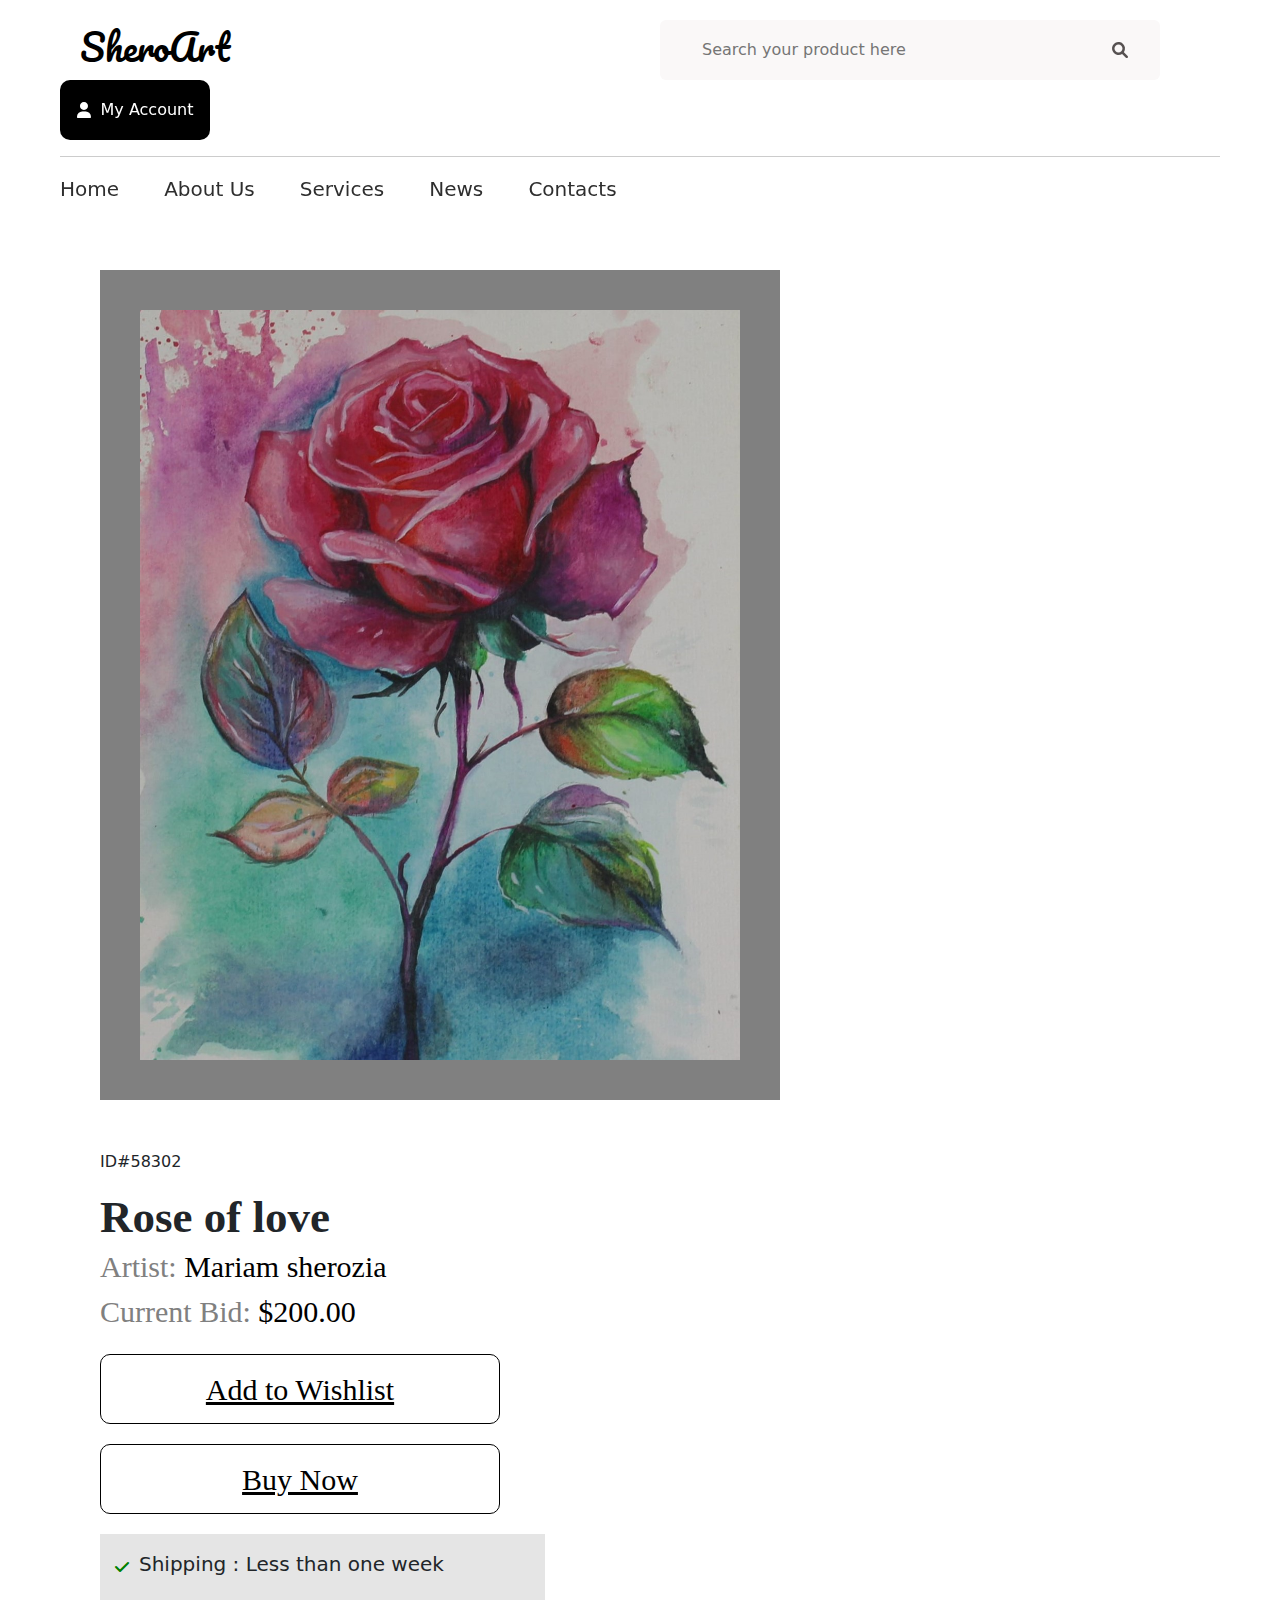
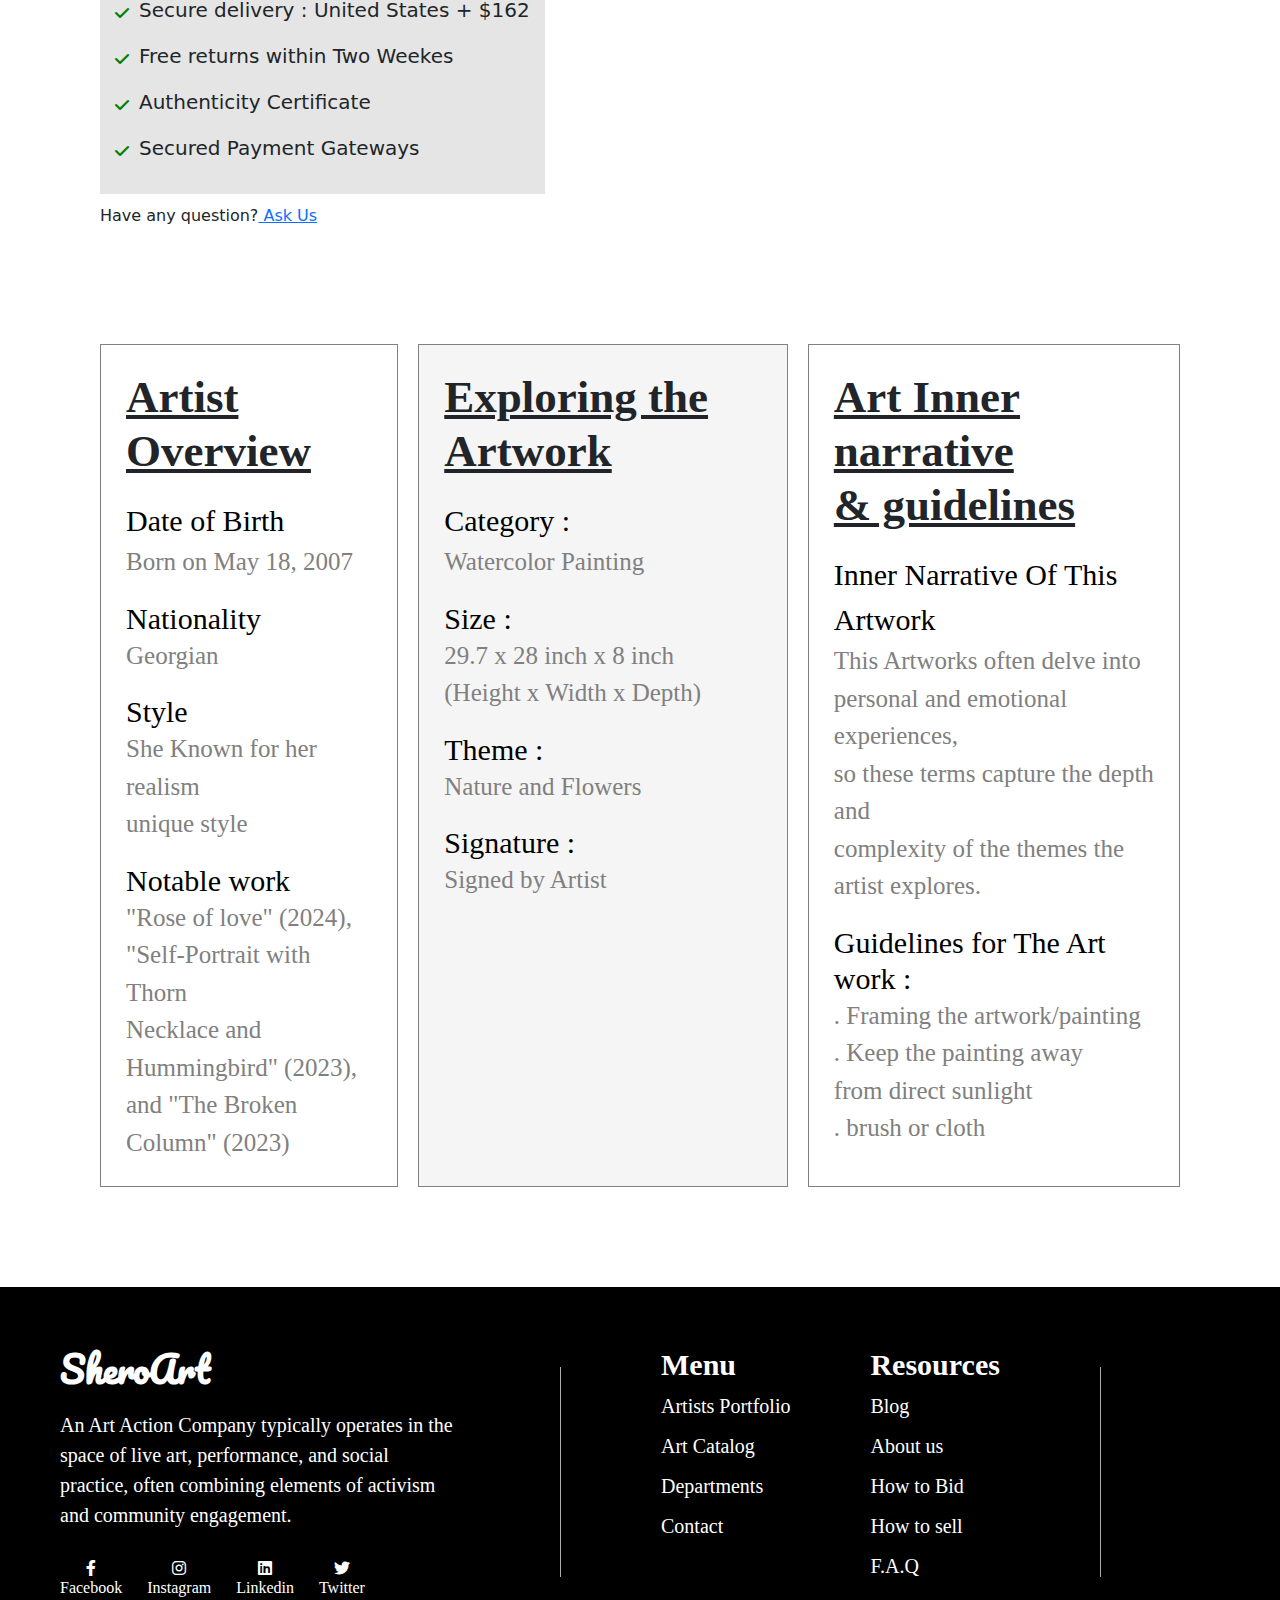
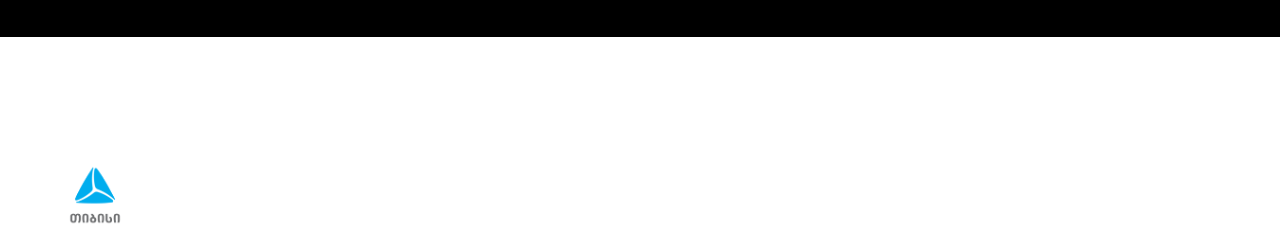
<file: buy/index.html>
<!DOCTYPE html>
<html lang="en">
<head>
    <meta charset="UTF-8">
    <meta name="viewport" content="width=device-width, initial-scale=1.0">
    <title>Buy</title>
    <link rel="stylesheet" type="text/css" href="./css/style.css">
    <link href="https://cdn.jsdelivr.net/npm/bootstrap@5.3.3/dist/css/bootstrap.min.css" rel="stylesheet" integrity="sha384-QWTKZyjpPEjISv5WaRU9OFeRpok6YctnYmDr5pNlyT2bRjXh0JMhjY6hW+ALEwIH" crossorigin="anonymous">
    <link rel="preconnect" href="https://fonts.googleapis.com">
    <link rel="preconnect" href="https://fonts.gstatic.com" crossorigin>
    <link href="https://fonts.googleapis.com/css2?family=Lobster&family=Pacifico&family=Roboto:ital,wght@0,100;0,300;0,400;0,500;0,700;0,900;1,100;1,300;1,400;1,500;1,700;1,900&display=swap" rel="stylesheet">
    <link rel="stylesheet" href="https://cdnjs.cloudflare.com/ajax/libs/font-awesome/6.0.0-beta3/css/all.min.css">
</head>
<body>

    <header class="header">
        <a href="./../index.html" class="header--name">SheroArt</a>
        
        <div class="header--form">
          <form action="/search" method="GET" class="form">
              <input class="input" type="text" name="query" placeholder="Search your product here" />
              <button type="submit" class="search-button">
                  <i class="fas fa-search" style="color: #565151;"></i>
              </button>
          </form>
        </div>

        <div class="header--account">
            <i class="fas fa-user"></i>
            <a href="./../sign up/index.html" class="header--account--profile">My Account</a>
        </div>

        <hr class="header--line"></hr>

        <nav class="header--nav">
            <a href="./../index.html" class="header--nav--element">Home</a>
            <a href="./../about us/index.html" class="header--nav--element">About Us</a>
            <a href="./../services/index.html" class="header--nav--element">Services</a>
            <a href="./../news/index.html" class="header--nav--element">News</a>
            <a href="./../contacts/index.html" class="header--nav--element">Contacts</a>
        </nav>
    </header>

    <main class="main">
        <div class="product">
            <div class="photo">
                <img src="./images/flower2.jpg" class="img">
            </div>
            <div class="discription">
                <p>ID#58302</p>
                <h1 class="title">Rose of love</h1>
                <p class="text">Artist: <span style="color: black;">Mariam sherozia</span></p>
                <p class="text">Current Bid: <span style="color: black;">$200.00</span></p>
                <div class="button">
                    <a href="" class="text" style="color: black;">Add to Wishlist</a>
                </div>
                <div class="button">
                    <a href="" class="text" style="color: black;">Buy Now</a>
                </div>

                <div class="data">
                    <div class="el">
                        <i class="fas fa-check" style="margin-bottom: 10px; color: green;"></i>
                        <p class="el-text">Shipping : Less than one week</p>
                    </div>
                    <div class="el">
                        <i class="fas fa-check" style="margin-bottom: 10px;  color: green;"></i>
                        <p class="el-text">Secure delivery : United States + $162</p>
                    </div>
                    <div class="el">
                        <i class="fas fa-check" style="margin-bottom: 10px; color: green;"></i>
                        <p class="el-text">Free returns within Two Weekes</p>
                    </div>
                    <div class="el">
                        <i class="fas fa-check" style="margin-bottom: 10px;  color: green;"></i>
                        <p class="el-text">Authenticity Certificate</p>
                    </div>
                    <div class="el">
                        <i class="fas fa-check" style="margin-bottom: 10px; color: green;"></i>
                        <p class="el-text">Secured Payment Gateways</p>
                    </div>
                </div>
                <p>Have any question?<a href="./../contacts/index.html"> Ask Us</a></p>
            </div>
        </div>

        <div class="information">
            <div class="box1">
                <h1 class="title" style="text-decoration: underline;">Artist Overview</h1>
                <p class="text2">Date of Birth </p>
                <p class="text3">Born on May 18, 2007</p>
                <h1 class="text2">Nationality</h1>
                <p class="text3">Georgian</p>
                <h1 class="text2">Style</h1>
                <p class="text3">She Known for her realism<br> unique style</p>
                <h1 class="text2">Notable work</h1>
                <p class="text3">"Rose of love" (2024),<br> "Self-Portrait with Thorn <br>Necklace and <br>Hummingbird" (2023),<br>and "The Broken Column" (2023)</p>
            </div>

            <div class="box1" style="background-color: #5651510e;">
                <h1 class="title" style="text-decoration: underline;">Exploring the Artwork</h1>
                <p class="text2">Category :</p>
                <p class="text3">Watercolor Painting</p>
                <h1 class="text2">Size :</h1>
                <p class="text3">29.7 x 28 inch x 8 inch<br> (Height x Width x Depth)</p>
                <h1 class="text2">Theme :</h1>
                <p class="text3">Nature and Flowers</p>
                <h1 class="text2">Signature :</h1>
                <p class="text3">Signed by Artist</p>
            </div>

            <div class="box1">
                <h1 class="title" style="text-decoration: underline;">Art Inner narrative <br>& guidelines</h1>
                <p class="text2">Inner Narrative Of This Artwork</p>
                <p class="text3">This Artworks often delve into<br> personal and emotional experiences, <br>so these terms capture the depth and <br>complexity of the themes the artist explores.</p>
                <h1 class="text2">Guidelines for The Art work :</h1>
                <p class="text3">. Framing the artwork/painting</p>
                <p class="text3">. Keep the painting away <br>from direct sunlight</p>
                <p class="text3">. brush or cloth</p>
            </div>
        </div>

        
    </main>


    <footer class="Footer">
        <div class="Footer--logo">
          <h1 class="footertext">SheroArt</h1>
          <p class="footerpar">An Art Action Company typically operates in the space of live art, performance, and social practice, often combining elements of activism and community engagement.</p>
          <nav class="footerlinks">
            <div class="links">
              <i class="fab fa-facebook-f" style="color: rgb(255, 255, 255);"></i>
              <p class="linkstext">Facebook</p>
            </div>
            <div class="links">
              <i class="fab fa-instagram" style="color: white;"></i>
              <p class="linkstext">Instagram</p>
            </div>
            <div class="links">
              <i class="fab fa-linkedin" style="color: rgb(255, 255, 255);"></i>
              <p class="linkstext">Linkedin</p>
            </div>
            <div class="links">
              <i class="fab fa-twitter" style="color: rgb(255, 255, 255);"></i>
              <p class="linkstext">Twitter</p>
            </div>
          </nav>
        </div>
  
        <div class="verticalline"></div>
  
        <div class="Footer--links">
          <div class="Menu">
            <h1 class="foottext">Menu</h1>
            <a href="" class="footlinks">Artists Portfolio</a>
            <a href="./../services/index.html" class="footlinks">Art Catalog</a>
            <a href="" class="footlinks">Departments</a>
            <a href="./../contacts/index.html" class="footlinks">Contact</a>
          </div>
  
          <div class="resources">
            <h1 class="foottext">Resources</h1>
            <a href="" class="footlinks">Blog</a>
            <a href="./../about us/index.html" class="footlinks">About us</a>
            <a href="" class="footlinks">How to Bid</a>
            <a href="" class="footlinks">How to sell</a>
            <a href="" class="footlinks">F.A.Q</a>
          </div>
        </div>
        <div class="verticalline"></div>
        <div class="Footer--sponsors">
          <h1 class="spontext">Our Sponsores</h1>
          <a  href="https://www.tbceducation.ge/" class="footer--logo">
              <img class="footer--logo" src="./images/tbc-logo.png" alt="Clickable Photo">
          </a>
        </div>
  
      </footer>

    <script src="https://cdn.jsdelivr.net/npm/bootstrap@5.3.3/dist/js/bootstrap.bundle.min.js" integrity="sha384-YvpcrYf0tY3lHB60NNkmXc5s9fDVZLESaAA55NDzOxhy9GkcIdslK1eN7N6jIeHz" crossorigin="anonymous"></script>
    <script src="https://cdn.jsdelivr.net/npm/@popperjs/core@2.11.8/dist/umd/popper.min.js" integrity="sha384-I7E8VVD/ismYTF4hNIPjVp/Zjvgyol6VFvRkX/vR+Vc4jQkC+hVqc2pM8ODewa9r" crossorigin="anonymous"></script>
    <script src="https://cdn.jsdelivr.net/npm/bootstrap@5.3.3/dist/js/bootstrap.min.js" integrity="sha384-0pUGZvbkm6XF6gxjEnlmuGrJXVbNuzT9qBBavbLwCsOGabYfZo0T0to5eqruptLy" crossorigin="anonymous"></script>
    
</body>
</html>
</file>
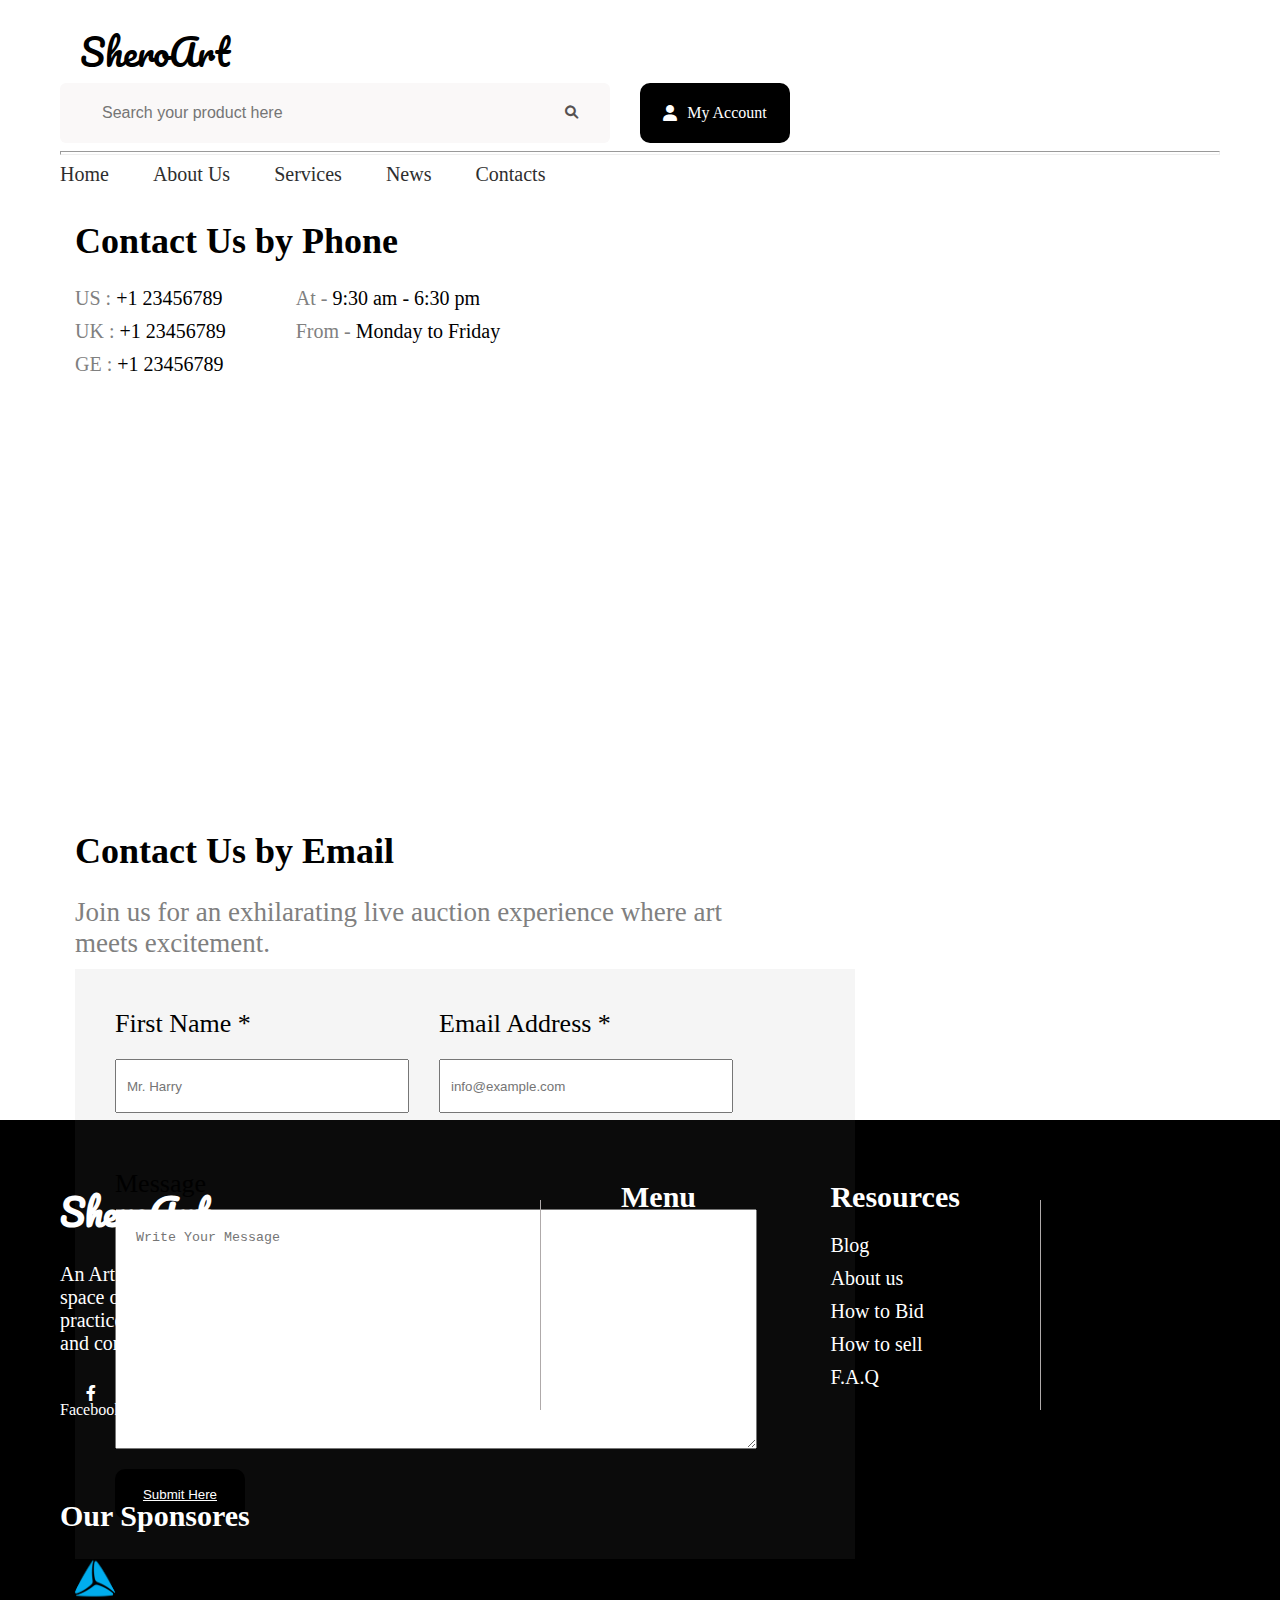
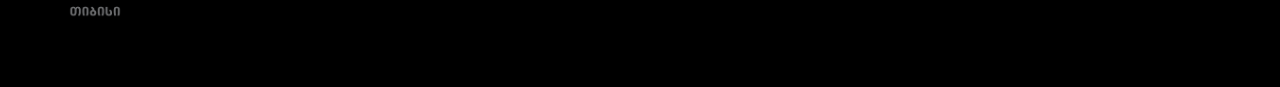
<file: contacts/index.html>
<!DOCTYPE html>
<html lang="en">
<head>
    <meta charset="UTF-8">
    <meta name="viewport" content="width=device-width, initial-scale=1.0">
    <title>Contacts</title>
    <link rel="stylesheet" type="text/css" href="./css/style.css">
    <link rel="preconnect" href="https://fonts.googleapis.com">
    <link rel="preconnect" href="https://fonts.gstatic.com" crossorigin>
    <link href="https://fonts.googleapis.com/css2?family=Lobster&family=Pacifico&family=Roboto:ital,wght@0,100;0,300;0,400;0,500;0,700;0,900;1,100;1,300;1,400;1,500;1,700;1,900&display=swap" rel="stylesheet">
    <link rel="stylesheet" href="https://cdnjs.cloudflare.com/ajax/libs/font-awesome/6.0.0-beta3/css/all.min.css">

</head>
<body>
  <header class="header">
    <a href="./../index.html" class="header--name">SheroArt</a>
        
        <div class="header--form">
          <form action="/search" method="GET" class="form">
              <input class="input" type="text" name="query" placeholder="Search your product here" />
              <button type="submit" class="search-button">
                  <i class="fas fa-search" style="color: #565151;"></i>
              </button>
          </form>
        </div>

        <div class="header--account">
            <i class="fas fa-user"></i>
            <a href="./../sign up/index.html" class="header--account--profile">My Account</a>
        </div>

        <hr class="header--line"></hr>

    <nav class="header--nav">
        <a href="./../index.html" class="header--nav--element">Home</a>
        <a href="./../about us/" class="header--nav--element">About Us</a>
        <a href="./../services/index.html" class="header--nav--element">Services</a>
        <a href="./../news/index.html" class="header--nav--element">News</a>
        <a href="./index.html" class="header--nav--element">Contacts</a>
    </nav>
</header>

    <main class="Main">
        <div class="Main--map">
            <h1 class="Maintext">Contact Us by Phone</h1>
            <div class="contacts">
                <div class="I phone">
                    <h1 class="number">US : <span style="color: black;">+1 23456789</span></h1>
                    <h1 class="number">UK : <span style="color: black;">+1 23456789</span></h1>
                    <h1 class="number">GE : <span style="color: black;">+1 23456789</span></h1>
                </div>

                <div class="time">
                    <h1 class="number">At - <span style="color: black;">9:30 am - 6:30 pm</span></h1>
                    <h1 class="number">From - <span style="color: black;">Monday to Friday</span></h1>
                </div>
            </div>
            <div class="map">
                <p><iframe src="https://www.google.com/maps/embed?pb=!1m18!1m12!1m3!1d93977.30612034268!2d41.96648790593943!3d42.6021815271446!2m3!1f0!2f0!3f0!3m2!1i1024!2i768!4f13.1!3m3!1m2!1s0x405c1a1ffc3fb653%3A0x15b8197a78828e5e!2sTsalenjikha!5e0!3m2!1sen!2sge!4v1735917730817!5m2!1sen!2sge" width="500" height="350" style="border:0;" allowfullscreen="" loading="lazy" referrerpolicy="no-referrer-when-downgrade"></iframe></p>
            </div>
        </div>

        <div class="Main--sign">
            <div class="signtext">
                <h1 class="Maintext">Contact Us by Email</h1>
                <p class="number" style="font-size: 27px;">Join us for an exhilarating live auction experience where art meets excitement.</p>
            </div>
            <form class="signup" action="/submit-form" method="POST">
              <div class="name">
                <label for="name" style="font-size: 26px;">First Name *</label>
                <br>
                <input type="text" class="form-els" id="name" placeholder="Mr. Harry" required>
               </div>
        
              <div class="email">
                <label for="email" style="font-size: 26px;">Email Address *</label>
                <br>
                <input type="email" class="form-els" id="email" placeholder="info@example.com" required>
              </div>

            </form>
            <form class="textarea" action="/submit-form" method="POST">
                <label for="name" style="font-size: 26px;">Message</label>
                <textarea  type="text" required  placeholder="Write Your Message" class="area"></textarea>
                <button type="submit" class="submit">Submit Here</button>
            </form>
        
        </div>
    </main>

    <footer class="Footer">
      <div class="Footer--logo">
        <h1 class="footertext">SheroArt</h1>
        <p class="footerpar">An Art Action Company typically operates in the space of live art, performance, and social practice, often combining elements of activism and community engagement.</p>
        <nav class="footerlinks">
          <div class="links">
            <i class="fab fa-facebook-f" style="color: rgb(255, 255, 255);"></i>
            <p class="linkstext">Facebook</p>
          </div>
          <div class="links">
            <i class="fab fa-instagram" style="color: white;"></i>
            <p class="linkstext">Instagram</p>
          </div>
          <div class="links">
            <i class="fab fa-linkedin" style="color: rgb(255, 255, 255);"></i>
            <p class="linkstext">Linkedin</p>
          </div>
          <div class="links">
            <i class="fab fa-twitter" style="color: rgb(255, 255, 255);"></i>
            <p class="linkstext">Twitter</p>
          </div>
        </nav>
      </div>

      <div class="verticalline"></div>

      <div class="Footer--links">
        <div class="Menu">
          <h1 class="foottext">Menu</h1>
          <a href="" class="footlinks">Artists Portfolio</a>
          <a href="./../services/index.html" class="footlinks">Art Catalog</a>
          <a href="" class="footlinks">Departments</a>
          <a href="./contacts/index.html" class="footlinks">Contact</a>
        </div>

        <div class="resources">
          <h1 class="foottext">Resources</h1>
          <a href="" class="footlinks">Blog</a>
          <a href="./../about us/index.html" class="footlinks">About us</a>
          <a href="" class="footlinks">How to Bid</a>
          <a href="" class="footlinks">How to sell</a>
          <a href="" class="footlinks">F.A.Q</a>
        </div>
      </div>
      <div class="verticalline"></div>
      <div class="Footer--sponsors">
        <h1 class="spontext">Our Sponsores</h1>
        <a  href="https://www.tbceducation.ge/" class="footer--logo">
            <img class="footer--logo" src="./images/tbc-logo.png" alt="Clickable Photo">
        </a>
      </div>

    </footer>

    <script src="https://cdn.jsdelivr.net/npm/bootstrap@5.3.3/dist/js/bootstrap.bundle.min.js" integrity="sha384-YvpcrYf0tY3lHB60NNkmXc5s9fDVZLESaAA55NDzOxhy9GkcIdslK1eN7N6jIeHz" crossorigin="anonymous"></script>
    <script src="https://cdn.jsdelivr.net/npm/@popperjs/core@2.11.8/dist/umd/popper.min.js" integrity="sha384-I7E8VVD/ismYTF4hNIPjVp/Zjvgyol6VFvRkX/vR+Vc4jQkC+hVqc2pM8ODewa9r" crossorigin="anonymous"></script>
    <script src="https://cdn.jsdelivr.net/npm/bootstrap@5.3.3/dist/js/bootstrap.min.js" integrity="sha384-0pUGZvbkm6XF6gxjEnlmuGrJXVbNuzT9qBBavbLwCsOGabYfZo0T0to5eqruptLy" crossorigin="anonymous"></script>
</body>
    
</body>
</html>
</file>
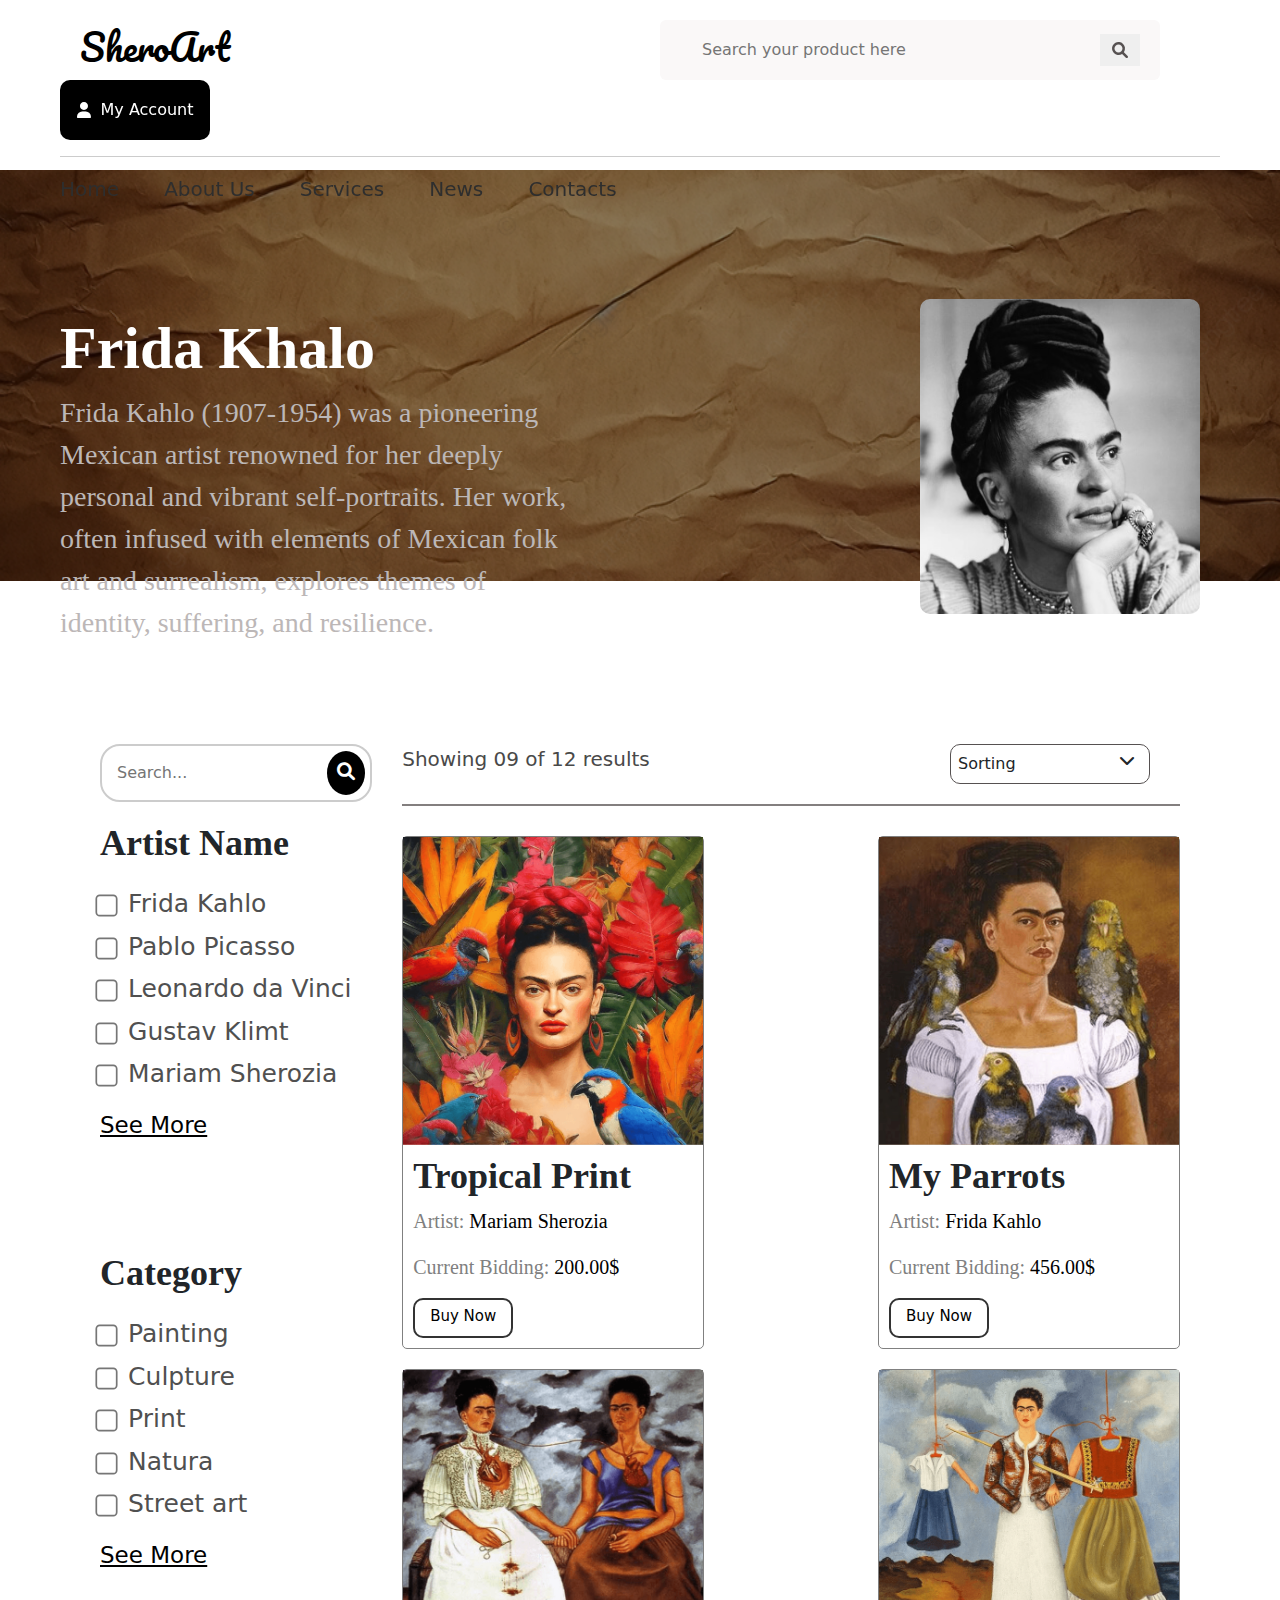
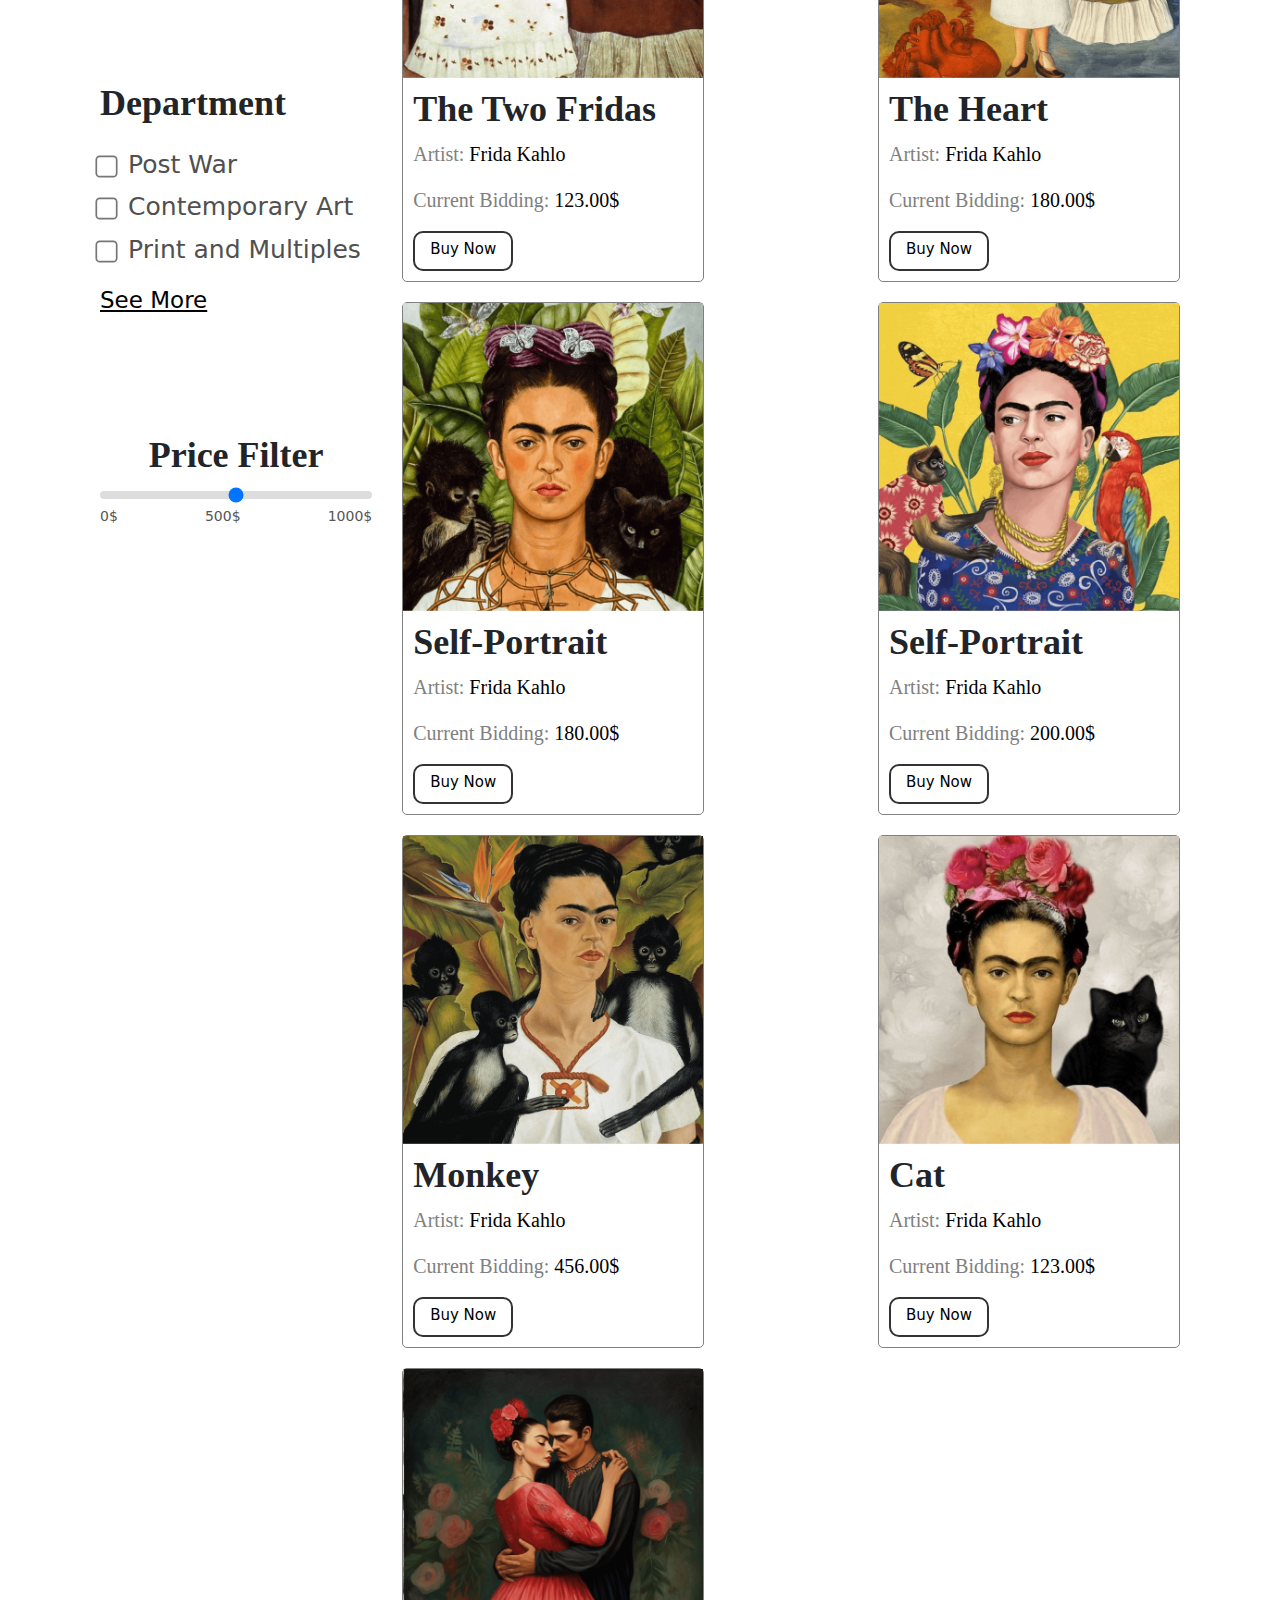
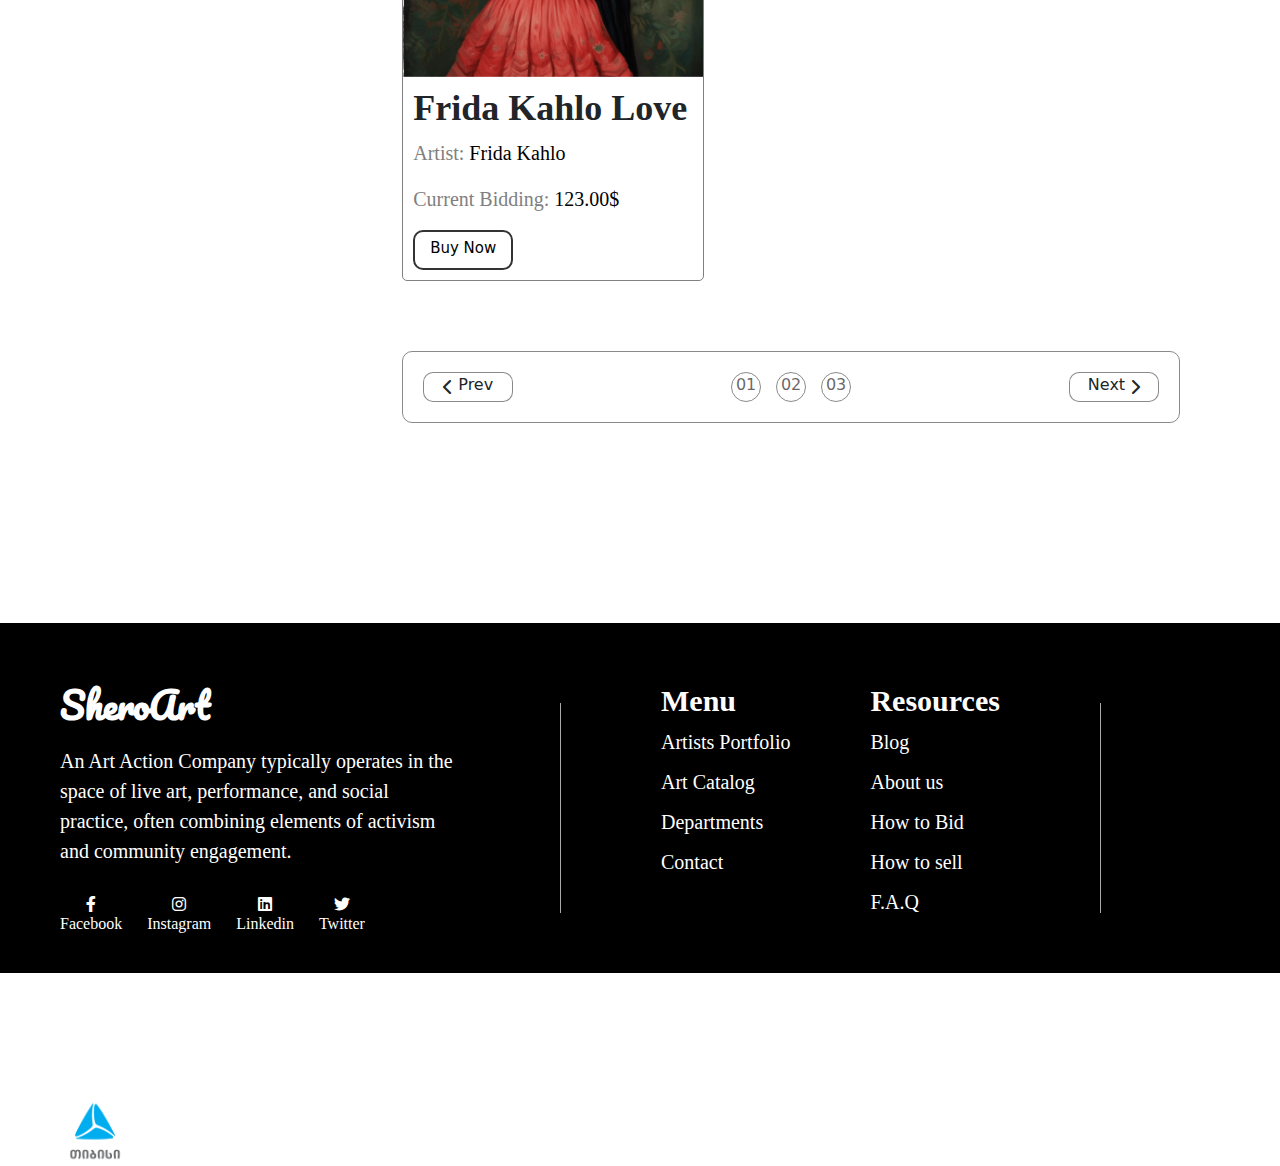
<file: frida/index.html>
<!DOCTYPE html>
<html lang="en">
<head>
    <meta charset="UTF-8">
    <meta name="viewport" content="width=device-width, initial-scale=1.0">
    <title>frida</title>
    <link rel="stylesheet" type="text/css" href="./css/style.css">
    <link href="https://cdn.jsdelivr.net/npm/bootstrap@5.3.3/dist/css/bootstrap.min.css" rel="stylesheet" integrity="sha384-QWTKZyjpPEjISv5WaRU9OFeRpok6YctnYmDr5pNlyT2bRjXh0JMhjY6hW+ALEwIH" crossorigin="anonymous">
    <link rel="preconnect" href="https://fonts.googleapis.com">
    <link rel="preconnect" href="https://fonts.gstatic.com" crossorigin>
    <link href="https://fonts.googleapis.com/css2?family=Lobster&family=Pacifico&family=Roboto:ital,wght@0,100;0,300;0,400;0,500;0,700;0,900;1,100;1,300;1,400;1,500;1,700;1,900&display=swap" rel="stylesheet">
    <link rel="stylesheet" href="https://cdnjs.cloudflare.com/ajax/libs/font-awesome/6.0.0-beta3/css/all.min.css">
  </head>
<body>
    <header class="header">
        <a href="./../index.html" class="header--name">SheroArt</a>
        
        <div class="header--form">
          <form action="/search" method="GET" class="form">
              <input class="input" type="text" name="query" placeholder="Search your product here" />
              <button type="submit" class="search-button">
                  <i class="fas fa-search" style="color: #565151;"></i>
              </button>
          </form>
        </div>

        <div class="header--account">
            <i class="fas fa-user"></i>
            <a href="./../sign up/index.html" class="header--account--profile">My Account</a>
        </div>

        <hr class="header--line"></hr>

        <nav class="header--nav">
            <a href="./../index.html" class="header--nav--element">Home</a>
            <a href="./../about us/index.html" class="header--nav--element">About Us</a>
            <a href="./../services/index.html" class="header--nav--element">Services</a>
            <a href="./../news/index.html" class="header--nav--element">News</a>
            <a href="./../contacts/index.html" class="header--nav--element">Contacts</a>
        </nav>
    </header>

    <main class="main">
      
      <div class="main--img">
        <img src="./images/eight.png" class="image">
        <div class="imagetext">
          <h1 class="imgtitle">Frida Khalo</h1>
          <p class="imgtext">Frida Kahlo (1907-1954) was a pioneering Mexican artist renowned for her deeply personal and vibrant self-portraits. Her work, often infused with elements of Mexican folk art
            and surrealism, explores themes of identity, suffering, and resilience.</p>
        </div>
        <img src="./images/artist-image.jpg" class="fridaimg">
      </div>

      <div class="main--art">
        <div class="list">

          <div class="search-container2">
            <input type="text" class="search-input2" placeholder="Search..." id="searchInput">
            <button class="search-button2">
                <i class="fas fa-search customfa-search"></i>
            </button>
        </div>
        

          <div class="listelements">
            <h1 class="listtext">Artist Name</h1>
            <form class="form">
              <input type="checkbox" id="artist1" name="artist1" value="Frida Kahlo"  class="checkbox">
              <label for="artist1" class="formname">Frida Kahlo</label><br>
              <input type="checkbox" id="artist2" name="artist2" value="Pablo Picasso" class="checkbox">
              <label for="artist2" class="formname"> Pablo Picasso</label><br>
              <input type="checkbox" id="artist3" name="artist3" value="Leonardo da Vinci" class="checkbox">
              <label for="artist3" class="formname"> Leonardo da Vinci</label><br>
              <input type="checkbox" id="artist4" name="artist4" value="Gustav Klimt" class="checkbox">
              <label for="artist4" class="formname"> Gustav Klimt</label><br>
              <input type="checkbox" id="artist5" name="artist5" value="Mariam Sherozia" class="checkbox">
              <label for="artist5" class="formname">Mariam Sherozia</label>
            </form>
            <a href="./index.html" class="more">See More</a>
          </div>

          <div class="listelements">
            <h1 class="listtext">Category</h1>
            <form class="form">
              <input type="checkbox" id="artist1" name="artist1" value="Frida Kahlo"  class="checkbox">
              <label for="artist1" class="formname">Painting</label><br>
              <input type="checkbox" id="artist2" name="artist2" value="Pablo Picasso" class="checkbox">
              <label for="artist2" class="formname">Culpture</label><br>
              <input type="checkbox" id="artist3" name="artist3" value="Leonardo da Vinci" class="checkbox">
              <label for="artist3" class="formname">Print</label><br>
              <input type="checkbox" id="artist4" name="artist4" value="Gustav Klimt" class="checkbox">
              <label for="artist4" class="formname">Natura</label><br>
              <input type="checkbox" id="artist5" name="artist5" value="Mariam Sherozia" class="checkbox">
              <label for="artist5" class="formname">Street art</label>
            </form>
            <a href="./index.html" class="more">See More</a>
          </div>

          <div class="listelements">
            <h1 class="listtext">Department</h1>
            <form class="form">
              <input type="checkbox" id="artist1" name="artist1" value="Frida Kahlo"  class="checkbox">
              <label for="artist1" class="formname">Post War</label><br>
              <input type="checkbox" id="artist2" name="artist2" value="Pablo Picasso" class="checkbox">
              <label for="artist2" class="formname">Contemporary Art</label><br>
              <input type="checkbox" id="artist3" name="artist3" value="Leonardo da Vinci" class="checkbox">
              <label for="artist3" class="formname">Print and Multiples</label>
            </form>
            <a href="./index.html" class="more">See More</a>
          </div>

          <div class="filter-container">
            <div class="price-label">Price Filter</div>
            <input type="range" min="0" max="1000" step="1" value="500" class="price-range">
            <div class="range-values">
                <span>0$</span>
                <span>500$</span>
                <span>1000$</span>
            </div>
          </div>
        
        </div>

        <div class="paintings">
          <div class="paintingtop">
            <div class="top">
              <p class="toptext">Showing 09 of 12 results</p>
              <div class="sort">
                <p class="sorttext">Sorting</p>
                <i class="fas fa-chevron-down"></i>
              </div>
            </div>

            <div class="topline"></div>
          </div>


          <div class="drawings">
            <div class="fourth-cards" style="border: grey 1px solid;">
              <img src="./images/one.png" class="Fourth-cards-pic">
              <div class="cardcontent"> 
                <h1 class="fourth-text">Tropical Print</h1>
                <p class="fourth-par">Artist: <span style="color: black;">Mariam Sherozia</span></p>
                <p class="fourth-par">Current Bidding: <span style="color: black;">200.00$</span></p>
              </div>
              <div class="cardbutton">
                <a href="" class="cardd">Buy Now</a>
              </div>
            </div>
  
            <div class="fourth-cards" style="border: grey 1px solid;">
              <img src="./images/two.png" class="Fourth-cards-pic">
              <div class="cardcontent"> 
                <h1 class="fourth-text">My Parrots</h1>
                <p class="fourth-par">Artist: <span style="color: black;">Frida Kahlo</span></p>
                <p class="fourth-par">Current Bidding: <span style="color: black;">456.00$</span></p>
              </div>
              <div class="cardbutton">
                <a href="" class="cardd">Buy Now</a>
              </div>
            </div>
  
            <div class="fourth-cards" style="border: grey 1px solid;">
              <img src="./images/three.png" class="Fourth-cards-pic">
              <div class="cardcontent"> 
                <h1 class="fourth-text">The Two Fridas</h1>
                <p class="fourth-par">Artist: <span style="color: black;">Frida Kahlo</span></p>
                <p class="fourth-par">Current Bidding: <span style="color: black;">123.00$</span></p>
              </div>
              <div class="cardbutton">
                <a href="" class="cardd">Buy Now</a>
              </div>
            </div>

            <div class="fourth-cards" style="border: grey 1px solid;">
              <img src="./images/four.png" class="Fourth-cards-pic">
              <div class="cardcontent"> 
                <h1 class="fourth-text">The Heart</h1>
                <p class="fourth-par">Artist: <span style="color: black;">Frida Kahlo</span></p>
                <p class="fourth-par">Current Bidding: <span style="color: black;">180.00$</span></p>
              </div>
              <div class="cardbutton">
                <a href="" class="cardd">Buy Now</a>
              </div>
            </div>

            <div class="fourth-cards" style="border: grey 1px solid;">
              <img src="./images/five.png" class="Fourth-cards-pic">
              <div class="cardcontent"> 
                <h1 class="fourth-text">Self-Portrait</h1>
                <p class="fourth-par">Artist: <span style="color: black;">Frida Kahlo</span></p>
                <p class="fourth-par">Current Bidding: <span style="color: black;">180.00$</span></p>
              </div>
              <div class="cardbutton">
                <a href="" class="cardd">Buy Now</a>
              </div>
            </div>
  
            <div class="fourth-cards" style="border: grey 1px solid;">
              <img src="./images/six.png" class="Fourth-cards-pic">
              <div class="cardcontent"> 
                <h1 class="fourth-text">Self-Portrait</h1>
                <p class="fourth-par">Artist: <span style="color: black;">Frida Kahlo</span></p>
                <p class="fourth-par">Current Bidding: <span style="color: black;">200.00$</span></p>
              </div>
              <div class="cardbutton">
                <a href="" class="cardd">Buy Now</a>
              </div>
            </div>
  
            <div class="fourth-cards" style="border: grey 1px solid;">
              <img src="./images/seven.png" class="Fourth-cards-pic">
              <div class="cardcontent"> 
                <h1 class="fourth-text">Monkey</h1>
                <p class="fourth-par">Artist: <span style="color: black;">Frida Kahlo</span></p>
                <p class="fourth-par">Current Bidding: <span style="color: black;">456.00$</span></p>
              </div>
              <div class="cardbutton">
                <a href="" class="cardd">Buy Now</a>
              </div>
            </div>
  
            <div class="fourth-cards" style="border: grey 1px solid;">
              <img src="./images/nine.png" class="Fourth-cards-pic">
              <div class="cardcontent"> 
                <h1 class="fourth-text">Cat</h1>
                <p class="fourth-par">Artist: <span style="color: black;">Frida Kahlo</span></p>
                <p class="fourth-par">Current Bidding: <span style="color: black;">123.00$</span></p>
              </div>
              <div class="cardbutton">
                <a href="" class="cardd">Buy Now</a>
              </div>
            </div>

            <div class="fourth-cards" style="border: grey 1px solid;">
              <img src="./images/ten.png" class="Fourth-cards-pic">
              <div class="cardcontent"> 
                <h1 class="fourth-text">Frida Kahlo Love</h1>
                <p class="fourth-par">Artist: <span style="color: black;">Frida Kahlo</span></p>
                <p class="fourth-par">Current Bidding: <span style="color: black;">123.00$</span></p>
              </div>
              <div class="cardbutton">
                <a href="" class="cardd">Buy Now</a>
              </div>
            </div>
          </div>

          <div class="paintingsbottom">
            <div class="next">
              <i class="fas fa-chevron-left" style="margin-top: 6px;"></i>
              <p class="bottomtext">Prev</p>
            </div>

            <div class="circles">
              <div class="spot">
                <p class="num">01</p>
              </div>
              <div class="spot">
                <p class="num">02</p>
              </div>
              <div class="spot">
                <p class="num">03</p>
              </div>
            </div>

            <div class="next">
              <p class="bottomtext">Next</p>
              <i class="fas fa-chevron-right" style="margin-top: 6px;"></i>
            </div>

          </div>

        </div>
    </main>
    
    <footer class="Footer">
        <div class="Footer--logo">
          <h1 class="footertext">SheroArt</h1>
          <p class="footerpar">An Art Action Company typically operates in the space of live art, performance, and social practice, often combining elements of activism and community engagement.</p>
          <nav class="footerlinks">
            <div class="links">
              <i class="fab fa-facebook-f" style="color: rgb(255, 255, 255);"></i>
              <p class="linkstext">Facebook</p>
            </div>
            <div class="links">
              <i class="fab fa-instagram" style="color: white;"></i>
              <p class="linkstext">Instagram</p>
            </div>
            <div class="links">
              <i class="fab fa-linkedin" style="color: rgb(255, 255, 255);"></i>
              <p class="linkstext">Linkedin</p>
            </div>
            <div class="links">
              <i class="fab fa-twitter" style="color: rgb(255, 255, 255);"></i>
              <p class="linkstext">Twitter</p>
            </div>
          </nav>
        </div>
  
        <div class="verticalline"></div>
  
        <div class="Footer--links">
          <div class="Menu">
            <h1 class="foottext">Menu</h1>
            <a href="" class="footlinks">Artists Portfolio</a>
            <a href="./index.html" class="footlinks">Art Catalog</a>
            <a href="" class="footlinks">Departments</a>
            <a href="./../contacts/index.html" class="footlinks">Contact</a>
          </div>
  
          <div class="resources">
            <h1 class="foottext">Resources</h1>
            <a href="" class="footlinks">Blog</a>
            <a href="./../about us/index.html" class="footlinks">About us</a>
            <a href="" class="footlinks">How to Bid</a>
            <a href="" class="footlinks">How to sell</a>
            <a href="" class="footlinks">F.A.Q</a>
          </div>
        </div>
        <div class="verticalline"></div>
        <div class="Footer--sponsors">
          <h1 class="spontext">Our Sponsores</h1>
          <a  href="https://www.tbceducation.ge/" class="footer--logo">
              <img class="footer--logo" src="./images/tbc-logo.png" alt="Clickable Photo">
          </a>
        </div>
  
    </footer>
  
    <script src="https://cdn.jsdelivr.net/npm/bootstrap@5.3.3/dist/js/bootstrap.bundle.min.js" integrity="sha384-YvpcrYf0tY3lHB60NNkmXc5s9fDVZLESaAA55NDzOxhy9GkcIdslK1eN7N6jIeHz" crossorigin="anonymous"></script>
    <script src="https://cdn.jsdelivr.net/npm/@popperjs/core@2.11.8/dist/umd/popper.min.js" integrity="sha384-I7E8VVD/ismYTF4hNIPjVp/Zjvgyol6VFvRkX/vR+Vc4jQkC+hVqc2pM8ODewa9r" crossorigin="anonymous"></script>
    <script src="https://cdn.jsdelivr.net/npm/bootstrap@5.3.3/dist/js/bootstrap.min.js" integrity="sha384-0pUGZvbkm6XF6gxjEnlmuGrJXVbNuzT9qBBavbLwCsOGabYfZo0T0to5eqruptLy" crossorigin="anonymous"></script>
</body>
</html>
</file>
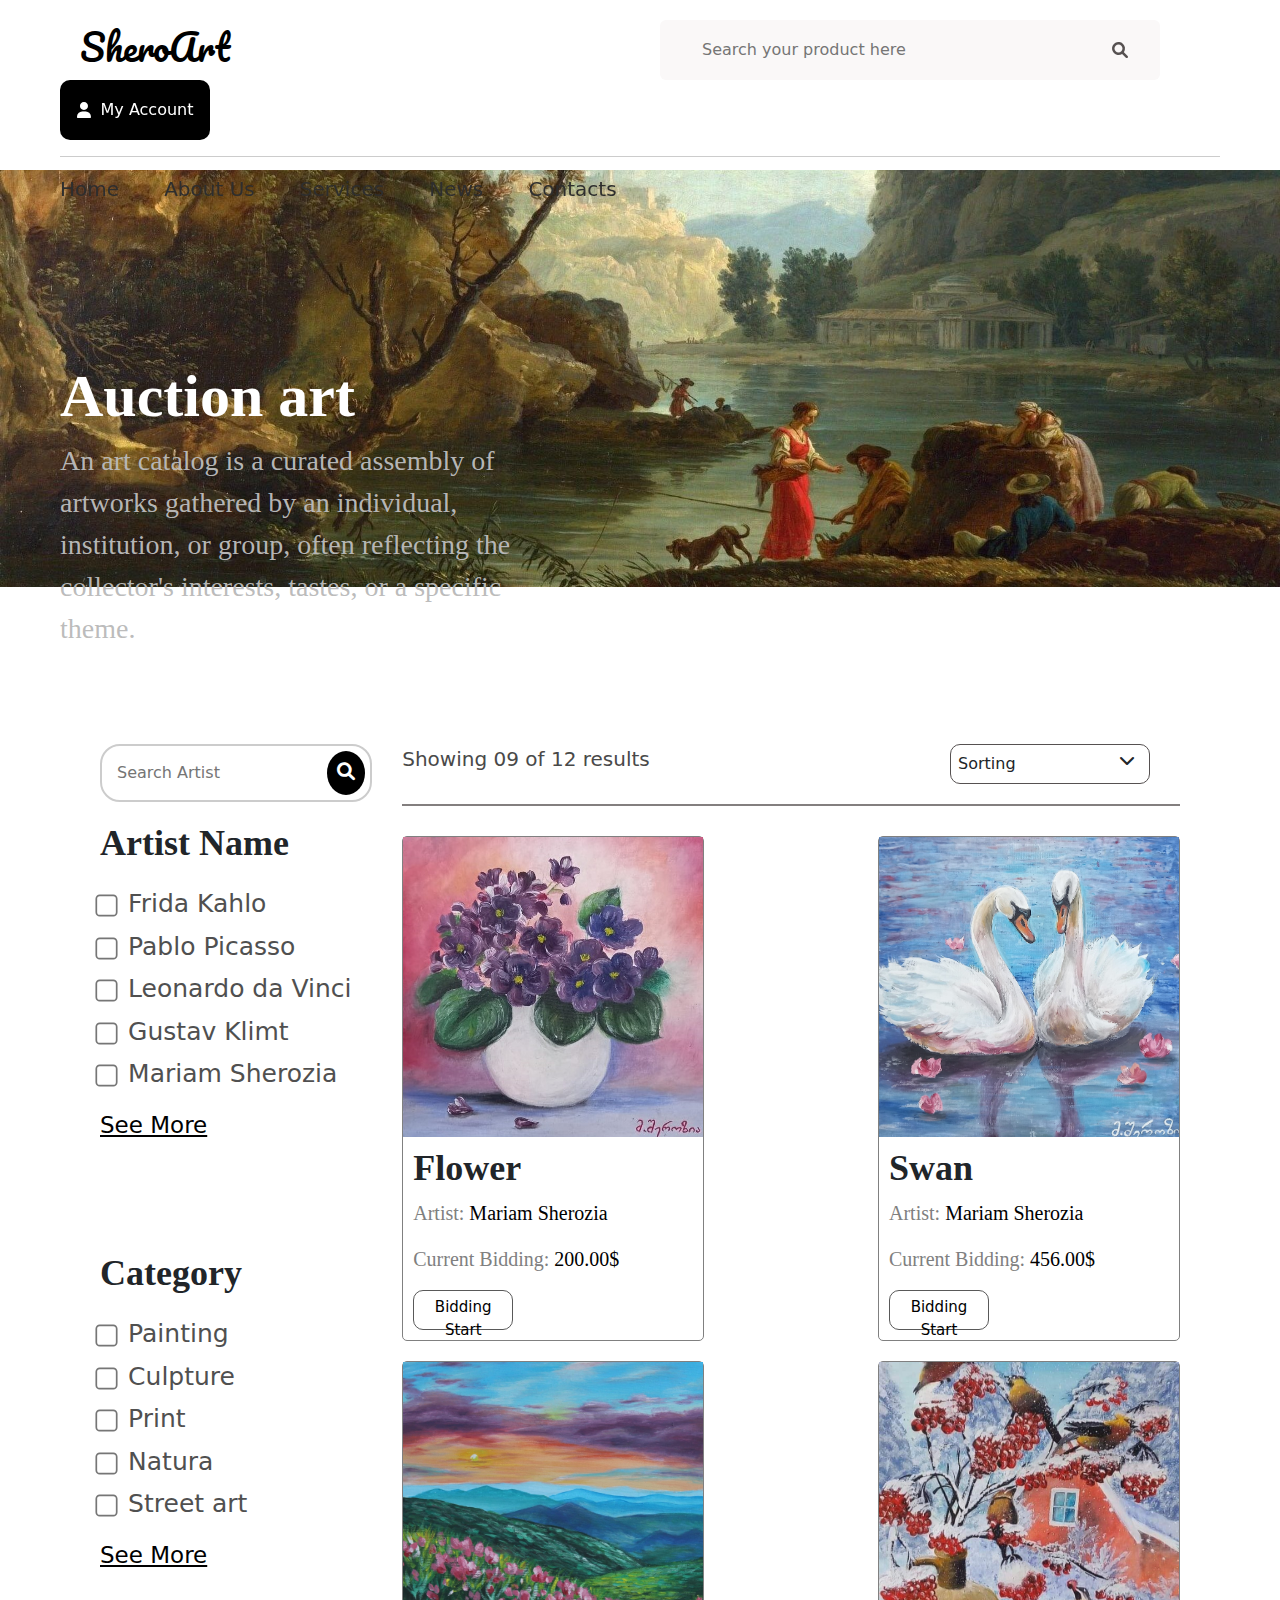
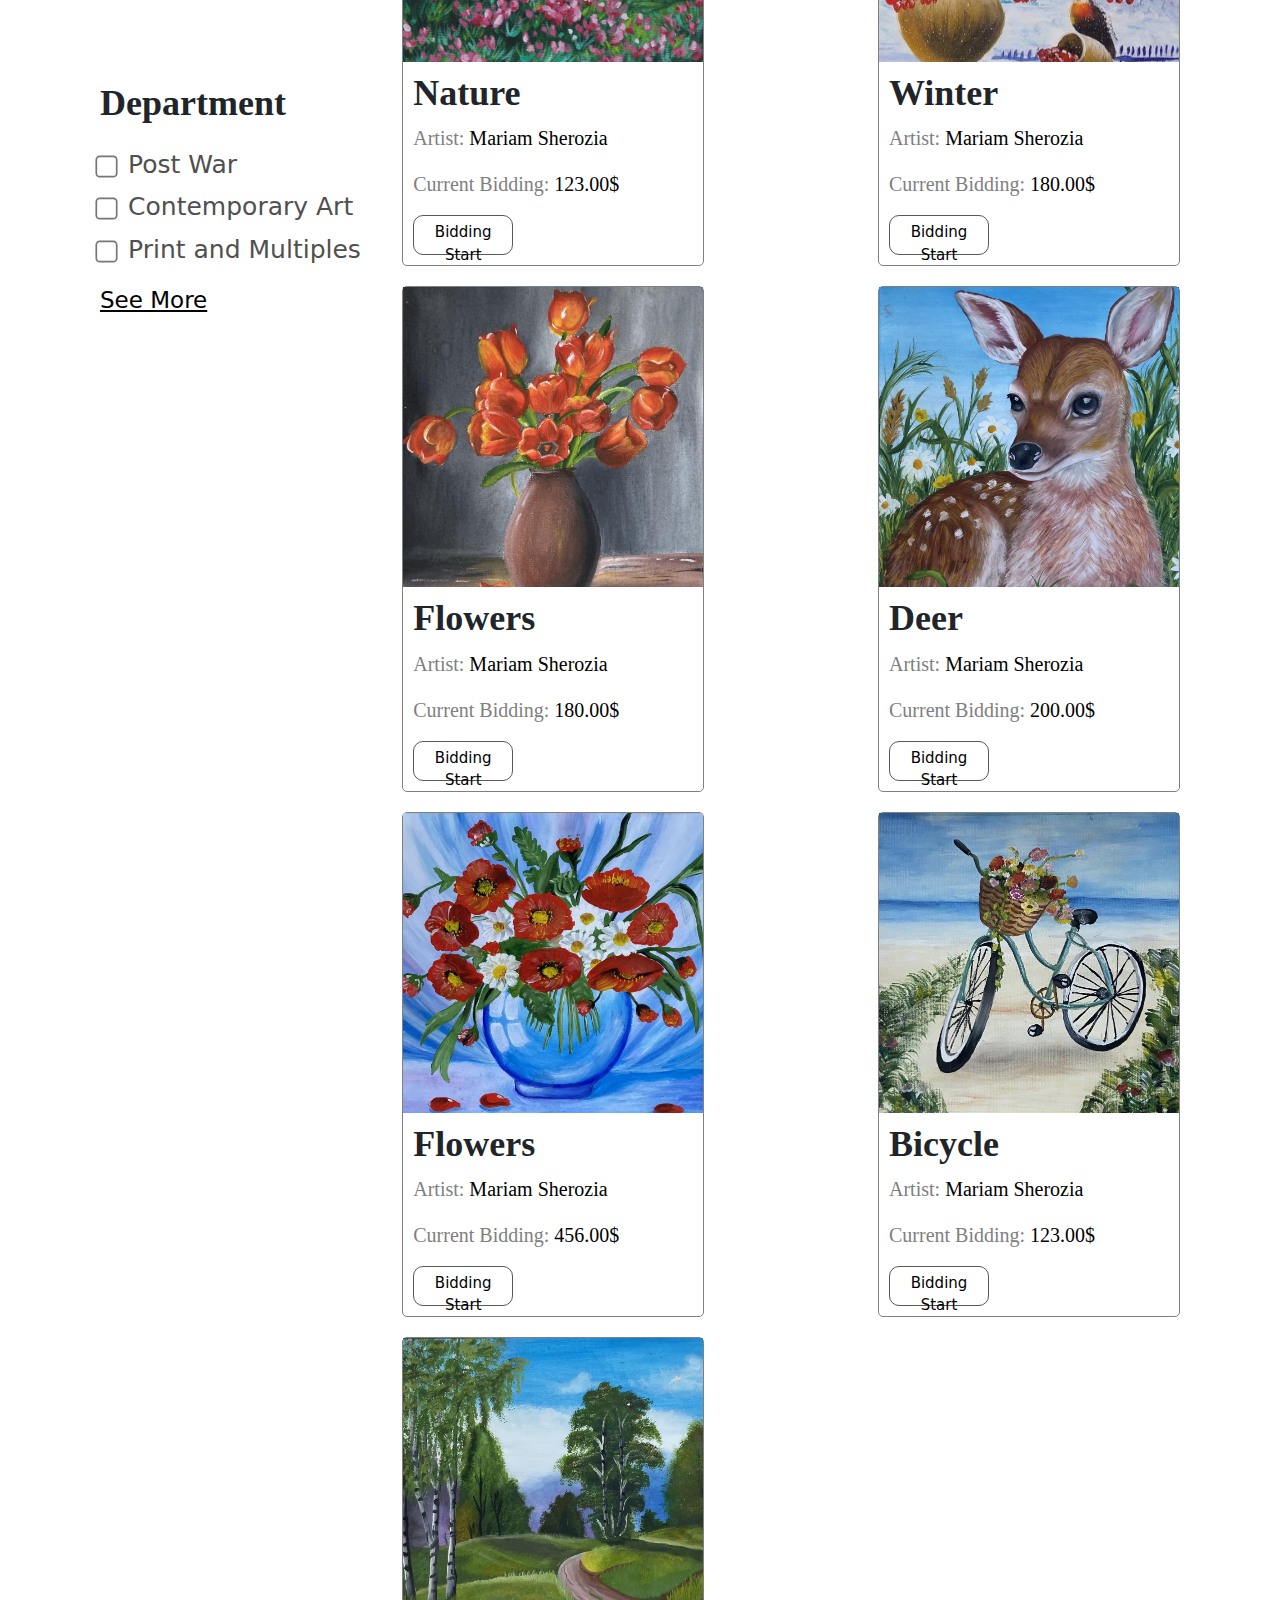
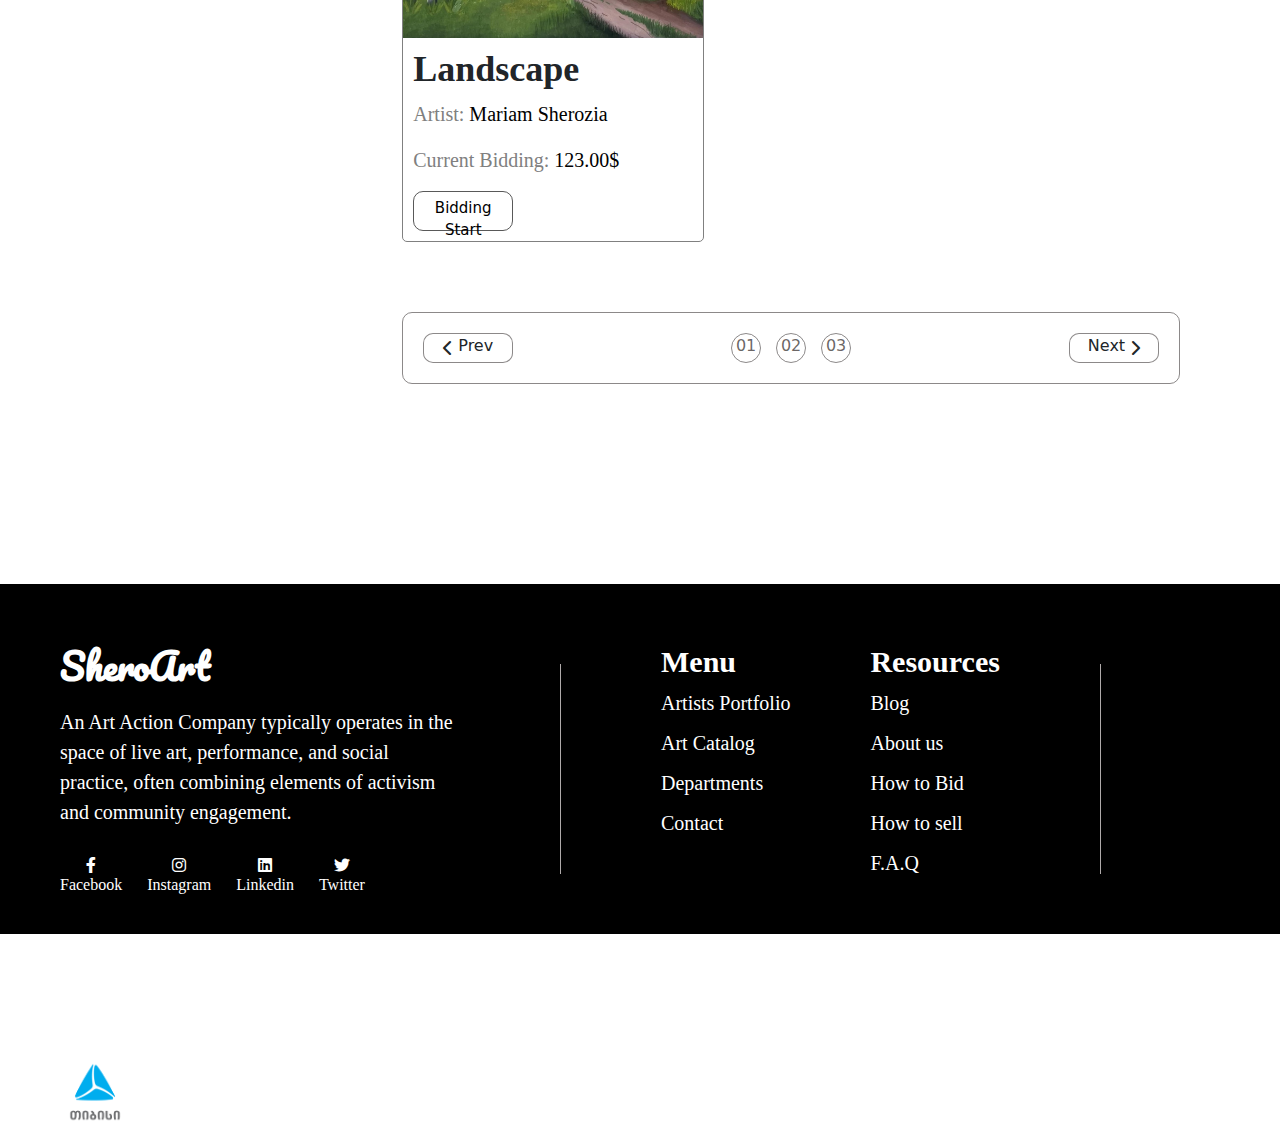
<file: news/index.html>
<!DOCTYPE html>
<html lang="en">
<head>
    <meta charset="UTF-8">
    <meta name="viewport" content="width=device-width, initial-scale=1.0">
    <title>news</title>
    <link rel="stylesheet" type="text/css" href="./css/style.css">
    <link href="https://cdn.jsdelivr.net/npm/bootstrap@5.3.3/dist/css/bootstrap.min.css" rel="stylesheet" integrity="sha384-QWTKZyjpPEjISv5WaRU9OFeRpok6YctnYmDr5pNlyT2bRjXh0JMhjY6hW+ALEwIH" crossorigin="anonymous">
    <link rel="preconnect" href="https://fonts.googleapis.com">
    <link rel="preconnect" href="https://fonts.gstatic.com" crossorigin>
    <link href="https://fonts.googleapis.com/css2?family=Lobster&family=Pacifico&family=Roboto:ital,wght@0,100;0,300;0,400;0,500;0,700;0,900;1,100;1,300;1,400;1,500;1,700;1,900&display=swap" rel="stylesheet">
    <link rel="stylesheet" href="https://cdnjs.cloudflare.com/ajax/libs/font-awesome/6.0.0-beta3/css/all.min.css">
</head>
<body>
    <header class="header">
        <a href="./../index.html" class="header--name">SheroArt</a>
        
        <div class="header--form">
          <form action="/search" method="GET" class="form">
              <input class="input" type="text" name="query" placeholder="Search your product here" />
              <button type="submit" class="search-button">
                  <i class="fas fa-search" style="color: #565151;"></i>
              </button>
          </form>
        </div>

        <div class="header--account">
            <i class="fas fa-user"></i>
            <a href="./../sign up/index.html"class="header--account--profile">My Account</a>
        </div>

        <hr class="header--line"></hr>

        <nav class="header--nav">
            <a href="./../index.html" class="header--nav--element">Home</a>
            <a href="./../about us/index.html" class="header--nav--element">About Us</a>
            <a href="./../services/index.html" class="header--nav--element">Services</a>
            <a href="./index.html" class="header--nav--element">News</a>
            <a href="./../contacts/index.html" class="header--nav--element">Contacts</a>
        </nav>
    </header>

    <main class="main">
      
      <div class="main--img">
        <img src="./images/eight.jpg" class="image">
        <div class="imagetext">
          <h1 class="imgtitle">Auction art</h1>
          <p class="imgtext">An art catalog is a curated assembly of artworks gathered by an individual, institution, or group, often reflecting the collector's interests, tastes, or a specific theme.</p>
        </div>
      </div>

      <div class="main--art">
        <div class="list">
          <div class="search-container2">
            <input type="text" class="search-input2" placeholder="Search Artist" id="searchInput">
            <button class="search-button2">
                <i class="fas fa-search"></i>
            </button>
          </div>
          <div class="listelements">
            <h1 class="listtext">Artist Name</h1>
            <form class="form">
              <input type="checkbox" id="artist1" name="artist1" value="Frida Kahlo"  class="checkbox">
              <label for="artist1" class="formname">Frida Kahlo</label><br>
              <input type="checkbox" id="artist2" name="artist2" value="Pablo Picasso" class="checkbox">
              <label for="artist2" class="formname"> Pablo Picasso</label><br>
              <input type="checkbox" id="artist3" name="artist3" value="Leonardo da Vinci" class="checkbox">
              <label for="artist3" class="formname"> Leonardo da Vinci</label><br>
              <input type="checkbox" id="artist4" name="artist4" value="Gustav Klimt" class="checkbox">
              <label for="artist4" class="formname"> Gustav Klimt</label><br>
              <input type="checkbox" id="artist5" name="artist5" value="Mariam Sherozia" class="checkbox">
              <label for="artist5" class="formname">Mariam Sherozia</label>
            </form>
            <a href="./index.html" class="more">See More</a>
          </div>

          <div class="listelements">
            <h1 class="listtext">Category</h1>
            <form class="form">
              <input type="checkbox" id="artist1" name="artist1" value="Frida Kahlo"  class="checkbox">
              <label for="artist1" class="formname">Painting</label><br>
              <input type="checkbox" id="artist2" name="artist2" value="Pablo Picasso" class="checkbox">
              <label for="artist2" class="formname">Culpture</label><br>
              <input type="checkbox" id="artist3" name="artist3" value="Leonardo da Vinci" class="checkbox">
              <label for="artist3" class="formname">Print</label><br>
              <input type="checkbox" id="artist4" name="artist4" value="Gustav Klimt" class="checkbox">
              <label for="artist4" class="formname">Natura</label><br>
              <input type="checkbox" id="artist5" name="artist5" value="Mariam Sherozia" class="checkbox">
              <label for="artist5" class="formname">Street art</label>
            </form>
            <a href="./index.html" class="more">See More</a>
          </div>

          <div class="listelements">
            <h1 class="listtext">Department</h1>
            <form class="form">
              <input type="checkbox" id="artist1" name="artist1" value="Frida Kahlo"  class="checkbox">
              <label for="artist1" class="formname">Post War</label><br>
              <input type="checkbox" id="artist2" name="artist2" value="Pablo Picasso" class="checkbox">
              <label for="artist2" class="formname">Contemporary Art</label><br>
              <input type="checkbox" id="artist3" name="artist3" value="Leonardo da Vinci" class="checkbox">
              <label for="artist3" class="formname">Print and Multiples</label>
            </form>
            <a href="./index.html" class="more">See More</a>
          </div>
        </div>

        <div class="paintings">
          <div class="paintingtop">
            <div class="top">
              <p class="toptext">Showing 09 of 12 results</p>
              <div class="sort">
                <p class="sorttext">Sorting</p>
                <i class="fas fa-chevron-down"></i>
              </div>
            </div>

            <div class="topline"></div>
          </div>


          <div class="drawings">
            <div class="fourth-cards" style="border: grey 1px solid;">
              <img src="./images/one.jpg" class="Fourth-cards-pic">
              <div class="cardcontent"> 
                <h1 class="fourth-text">Flower</h1>
                <p class="fourth-par">Artist: <span style="color: black;">Mariam Sherozia</span></p>
                <p class="fourth-par">Current Bidding: <span style="color: black;">200.00$</span></p>
              </div>
              <div class="cardbutton">
                <a href="" class="cardd">Bidding Start</a>
              </div>
            </div>
  
            <div class="fourth-cards" style="border: grey 1px solid;">
              <img src="./images/two.jpg" class="Fourth-cards-pic">
              <div class="cardcontent"> 
                <h1 class="fourth-text">Swan</h1>
                <p class="fourth-par">Artist: <span style="color: black;">Mariam Sherozia</span></p>
                <p class="fourth-par">Current Bidding: <span style="color: black;">456.00$</span></p>
              </div>
              <div class="cardbutton">
                <a href="" class="cardd">Bidding Start</a>
              </div>
            </div>
  
            <div class="fourth-cards" style="border: grey 1px solid;">
              <img src="./images/three.jpg" class="Fourth-cards-pic">
              <div class="cardcontent"> 
                <h1 class="fourth-text">Nature</h1>
                <p class="fourth-par">Artist: <span style="color: black;">Mariam Sherozia</span></p>
                <p class="fourth-par">Current Bidding: <span style="color: black;">123.00$</span></p>
              </div>
              <div class="cardbutton">
                <a href="" class="cardd">Bidding Start</a>
              </div>
            </div>

            <div class="fourth-cards" style="border: grey 1px solid;">
              <img src="./images/four.jpg" class="Fourth-cards-pic">
              <div class="cardcontent"> 
                <h1 class="fourth-text">Winter</h1>
                <p class="fourth-par">Artist: <span style="color: black;">Mariam Sherozia</span></p>
                <p class="fourth-par">Current Bidding: <span style="color: black;">180.00$</span></p>
              </div>
              <div class="cardbutton">
                <a href="" class="cardd">Bidding Start</a>
              </div>
            </div>

            <div class="fourth-cards" style="border: grey 1px solid;">
              <img src="./images/five.jpg" class="Fourth-cards-pic">
              <div class="cardcontent"> 
                <h1 class="fourth-text">Flowers</h1>
                <p class="fourth-par">Artist: <span style="color: black;">Mariam Sherozia</span></p>
                <p class="fourth-par">Current Bidding: <span style="color: black;">180.00$</span></p>
              </div>
              <div class="cardbutton">
                <a href="" class="cardd">Bidding Start</a>
              </div>
            </div>
  
            <div class="fourth-cards" style="border: grey 1px solid;">
              <img src="./images/six.jpg" class="Fourth-cards-pic">
              <div class="cardcontent"> 
                <h1 class="fourth-text">Deer</h1>
                <p class="fourth-par">Artist: <span style="color: black;">Mariam Sherozia</span></p>
                <p class="fourth-par">Current Bidding: <span style="color: black;">200.00$</span></p>
              </div>
              <div class="cardbutton">
                <a href="" class="cardd">Bidding Start</a>
              </div>
            </div>
  
            <div class="fourth-cards" style="border: grey 1px solid;">
              <img src="./images/seven.jpg" class="Fourth-cards-pic">
              <div class="cardcontent"> 
                <h1 class="fourth-text">Flowers</h1>
                <p class="fourth-par">Artist: <span style="color: black;">Mariam Sherozia</span></p>
                <p class="fourth-par">Current Bidding: <span style="color: black;">456.00$</span></p>
              </div>
              <div class="cardbutton">
                <a href="" class="cardd">Bidding Start</a>
              </div>
            </div>
  
            <div class="fourth-cards" style="border: grey 1px solid;">
              <img src="./images/ten.jpg" class="Fourth-cards-pic">
              <div class="cardcontent"> 
                <h1 class="fourth-text">Bicycle</h1>
                <p class="fourth-par">Artist: <span style="color: black;">Mariam Sherozia</span></p>
                <p class="fourth-par">Current Bidding: <span style="color: black;">123.00$</span></p>
              </div>
              <div class="cardbutton">
                <a href="" class="cardd">Bidding Start</a>
              </div>
            </div>

            <div class="fourth-cards" style="border: grey 1px solid;">
              <img src="./images/nine.jpg" class="Fourth-cards-pic">
              <div class="cardcontent"> 
                <h1 class="fourth-text">Landscape</h1>
                <p class="fourth-par">Artist: <span style="color: black;">Mariam Sherozia</span></p>
                <p class="fourth-par">Current Bidding: <span style="color: black;">123.00$</span></p>
              </div>
              <div class="cardbutton">
                <a href="" class="cardd">Bidding Start</a>
              </div>
            </div>
          </div>

          <div class="paintingsbottom">
            <div class="next">
              <i class="fas fa-chevron-left" style="margin-top: 6px;"></i>
              <p class="bottomtext">Prev</p>
            </div>

            <div class="circles">
              <div class="spot">
                <p class="num">01</p>
              </div>
              <div class="spot">
                <p class="num">02</p>
              </div>
              <div class="spot">
                <p class="num">03</p>
              </div>
            </div>

            <div class="next">
              <p class="bottomtext">Next</p>
              <i class="fas fa-chevron-right" style="margin-top: 6px;"></i>
            </div>

          </div>

        </div>
    </main>
    
    <footer class="Footer">
        <div class="Footer--logo">
          <h1 class="footertext">SheroArt</h1>
          <p class="footerpar">An Art Action Company typically operates in the space of live art, performance, and social practice, often combining elements of activism and community engagement.</p>
          <nav class="footerlinks">
            <div class="links">
              <i class="fab fa-facebook-f" style="color: rgb(255, 255, 255);"></i>
              <p class="linkstext">Facebook</p>
            </div>
            <div class="links">
              <i class="fab fa-instagram" style="color: white;"></i>
              <p class="linkstext">Instagram</p>
            </div>
            <div class="links">
              <i class="fab fa-linkedin" style="color: rgb(255, 255, 255);"></i>
              <p class="linkstext">Linkedin</p>
            </div>
            <div class="links">
              <i class="fab fa-twitter" style="color: rgb(255, 255, 255);"></i>
              <p class="linkstext">Twitter</p>
            </div>
          </nav>
        </div>
  
        <div class="verticalline"></div>
  
        <div class="Footer--links">
          <div class="Menu">
            <h1 class="foottext">Menu</h1>
            <a href="" class="footlinks">Artists Portfolio</a>
            <a href="./../services/index.html" class="footlinks">Art Catalog</a>
            <a href="" class="footlinks">Departments</a>
            <a href="./../contacts/index.html" class="footlinks">Contact</a>
          </div>
  
          <div class="resources">
            <h1 class="foottext">Resources</h1>
            <a href="" class="footlinks">Blog</a>
            <a href="./../about us/index.html" class="footlinks">About us</a>
            <a href="" class="footlinks">How to Bid</a>
            <a href="" class="footlinks">How to sell</a>
            <a href="" class="footlinks">F.A.Q</a>
          </div>
        </div>
        <div class="verticalline"></div>
        <div class="Footer--sponsors">
          <h1 class="spontext">Our Sponsores</h1>
          <a  href="https://www.tbceducation.ge/" class="footer--logo">
              <img class="footer--logo" src="./images/tbc-logo.png" alt="Clickable Photo">
          </a>
        </div>
  
    </footer>
  
    <script src="https://cdn.jsdelivr.net/npm/bootstrap@5.3.3/dist/js/bootstrap.bundle.min.js" integrity="sha384-YvpcrYf0tY3lHB60NNkmXc5s9fDVZLESaAA55NDzOxhy9GkcIdslK1eN7N6jIeHz" crossorigin="anonymous"></script>
    <script src="https://cdn.jsdelivr.net/npm/@popperjs/core@2.11.8/dist/umd/popper.min.js" integrity="sha384-I7E8VVD/ismYTF4hNIPjVp/Zjvgyol6VFvRkX/vR+Vc4jQkC+hVqc2pM8ODewa9r" crossorigin="anonymous"></script>
    <script src="https://cdn.jsdelivr.net/npm/bootstrap@5.3.3/dist/js/bootstrap.min.js" integrity="sha384-0pUGZvbkm6XF6gxjEnlmuGrJXVbNuzT9qBBavbLwCsOGabYfZo0T0to5eqruptLy" crossorigin="anonymous"></script>
    
</body>
</html>
</file>
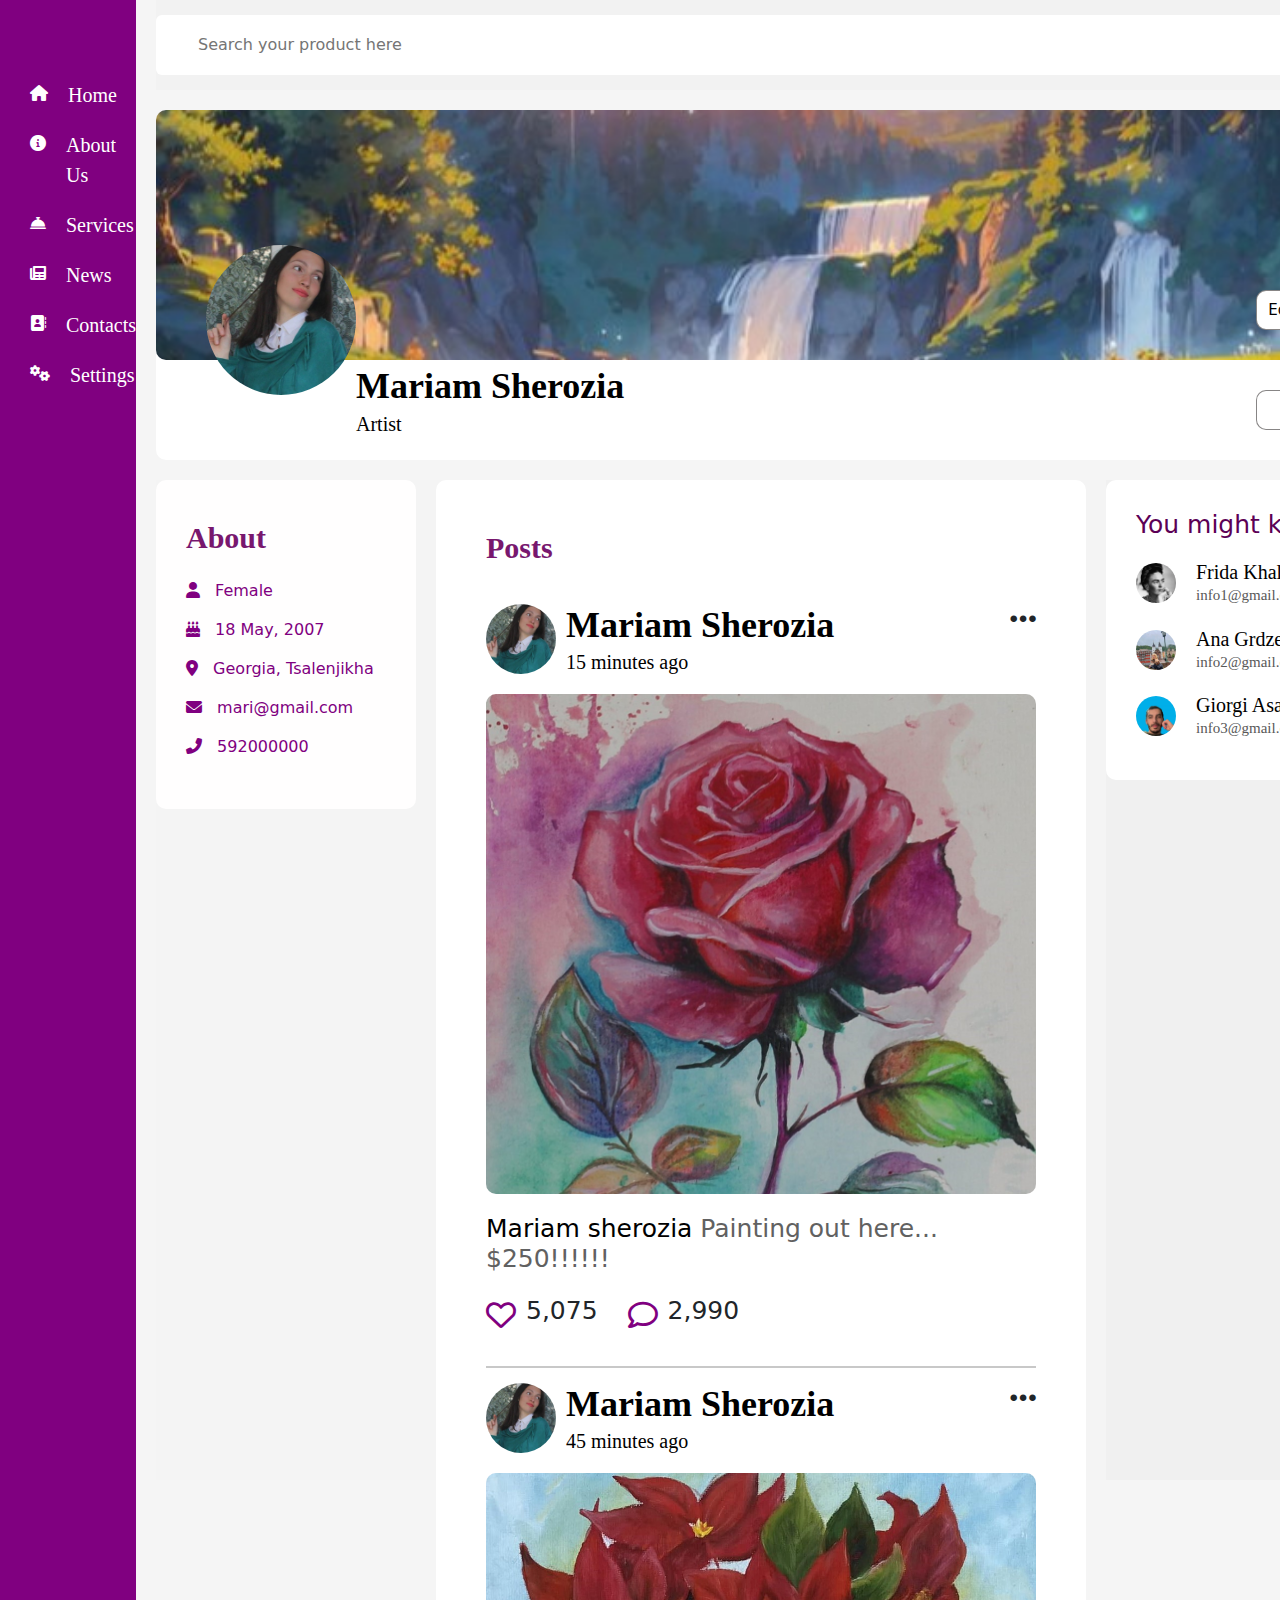
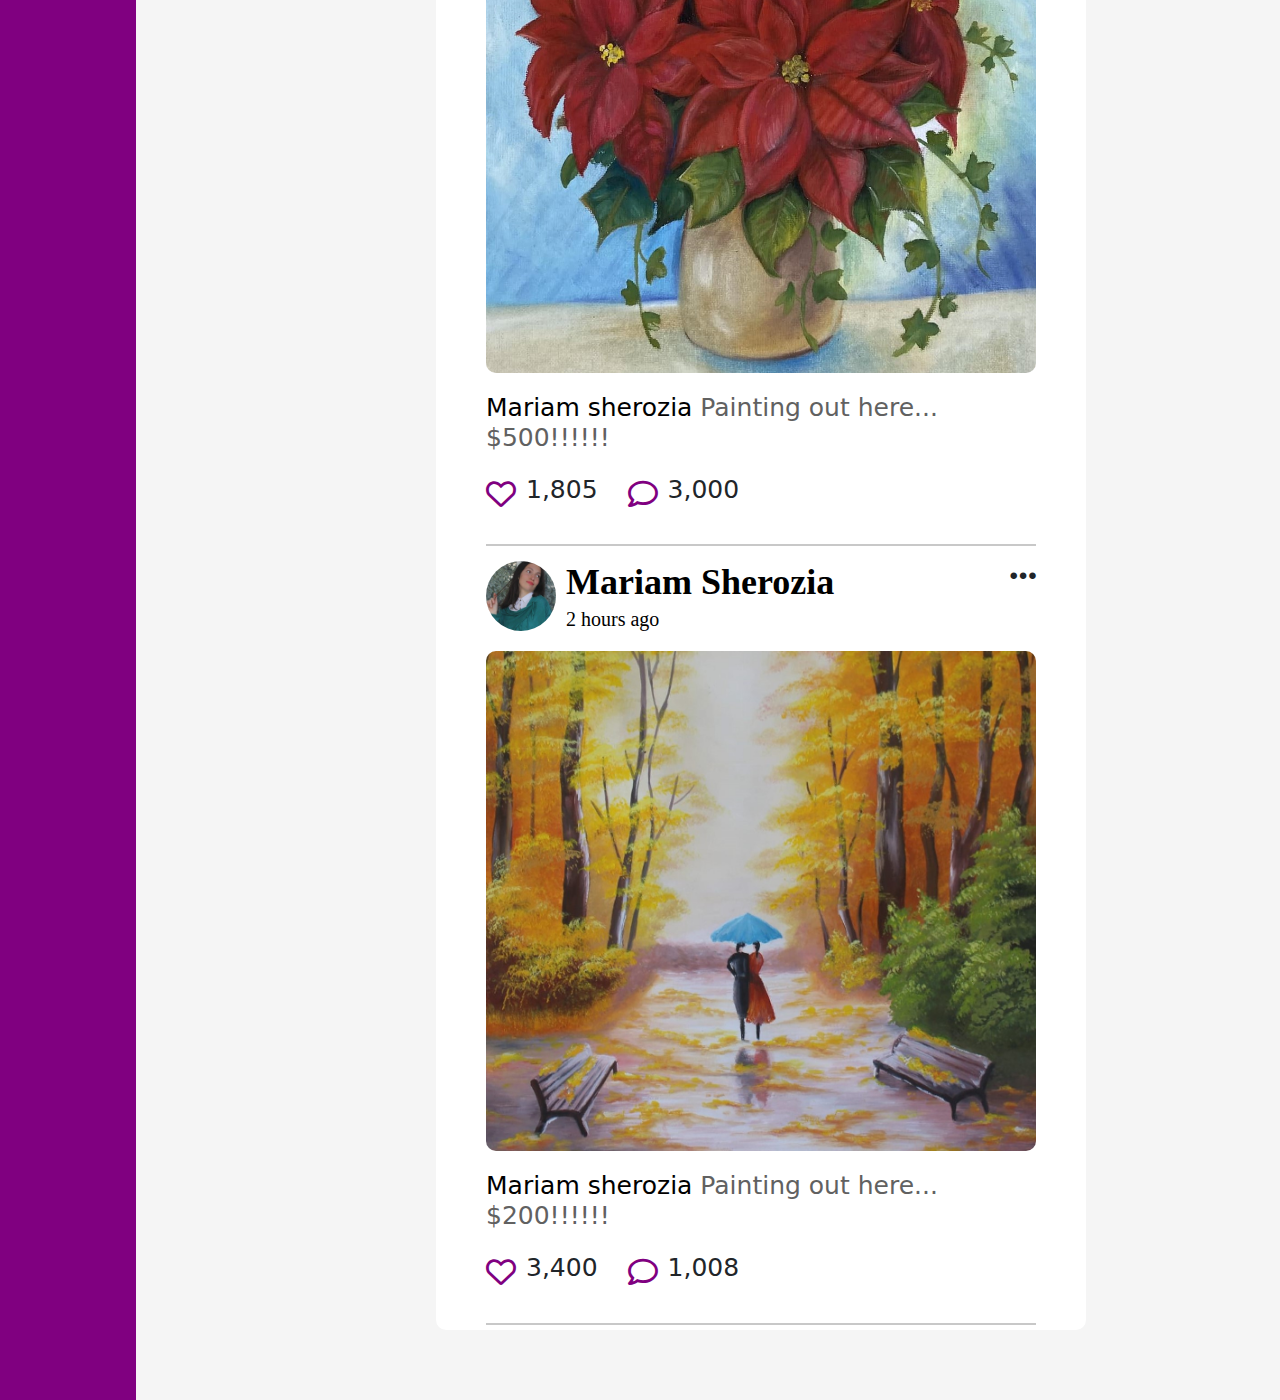
<file: profile/index.html>
<!DOCTYPE html>
<html lang="en">
<head>
    <meta charset="UTF-8">
    <meta name="viewport" content="width=device-width, initial-scale=1.0">
    <title>profile</title>
    <link rel="stylesheet" type="text/css" href="./css/style.css">
    <link href="https://cdn.jsdelivr.net/npm/bootstrap@5.3.3/dist/css/bootstrap.min.css" rel="stylesheet" integrity="sha384-QWTKZyjpPEjISv5WaRU9OFeRpok6YctnYmDr5pNlyT2bRjXh0JMhjY6hW+ALEwIH" crossorigin="anonymous">
    <link rel="preconnect" href="https://fonts.googleapis.com">
    <link rel="preconnect" href="https://fonts.gstatic.com" crossorigin>
    <link href="https://fonts.googleapis.com/css2?family=Lobster&family=Pacifico&family=Roboto:ital,wght@0,100;0,300;0,400;0,500;0,700;0,900;1,100;1,300;1,400;1,500;1,700;1,900&display=swap" rel="stylesheet">
    <link rel="stylesheet" href="https://cdnjs.cloudflare.com/ajax/libs/font-awesome/6.0.0-beta3/css/all.min.css">
</head>
<body class="body">
    <nav class="links">
        <div class="linkelements">
            <i class="fas fa-home home-icon"></i>
            <a href="./../index.html" class="linkstext">Home</a>
        </div>
        <div class="linkelements">
            <i class="fas fa-info-circle icon"></i>
            <a href="./../about us/index.html" class="linkstext">About Us</a>
        </div>
        <div class="linkelements">
            <i class="fas fa-concierge-bell icon"></i>
            <a href="./../services/index.html" class="linkstext">Services</a>
        </div>

        <div class="linkelements">
            <i class="fas fa-newspaper icon"></i>
            <a href="./../news/index.html" class="linkstext">News</a>
        </div>

        <div class="linkelements">
            <i class="fas fa-address-book icon"></i>
            <a href="./../contacts/index.html" class="linkstext">Contacts</a>
        </div>

        <div class="linkelements">
            <i class="fas fa-cogs icon"></i>
            <a href="" class="linkstext">Settings</a>
        </div>
    </nav>

    <div class="profile">

        <div class="search">
            <div class="header--form">
                <form action="/search" method="GET" class="form">
                    <input class="input" type="text" name="query" placeholder="Search your product here" />
                    <button type="submit" class="search-button">
                        <i class="fas fa-search" style="color: #565151;"></i>
                    </button>
                </form>
              </div>
        </div>

        <div class="cover">
            <div class="img">
                <img src="./images/second.jpg" class="photo">
                <img src="./images/mari.jpg" class="circleimg">
                <div class="button">
                    <p class="buttontext">Edit Cover Photo</p>
                </div>
            </div>
            <div class="info">
                <div class="position">
                    <h1 class="postext">Mariam Sherozia</h1>
                    <p class="pospar">Artist</p>
                </div>
                <div class="button" style="position:static;">
                    <p class="buttontext">Edit Profile</p>
                </div>
            </div>
        </div>

        <div class="posts">
            <div class="about">
                <h1 class="abouttext">About</h1>
                <div class="aboutelements">
                    <i class="fas fa-user icon" style="color: purple;"></i>
                    <p class="linkstext" style="color: purple; display: inline; margin-left: 10px;">Female</p>
                </div>
                <div class="aboutelements">
                    <i class="fas fa-birthday-cake icon" style="color: purple;"></i>
                    <p class="linkstext" style="color: purple; display: inline; margin-left: 10px;">18 May, 2007</p>
                </div>
                <div class="aboutelements">
                    <i class="fas fa-map-marker-alt icon" style="color: purple;"></i>
                    <p class="linkstext" style="color: purple; display: inline; margin-left: 10px;">Georgia, Tsalenjikha</p>
                </div>
                <div class="aboutelements">
                    <i class="fas fa-envelope icon" style="color: purple;"></i> 
                    <p class="linkstext" style="color: purple; display: inline; margin-left: 10px;">mari@gmail.com</p>
                </div>
                <div class="aboutelements">
                    <i class="fas fa-phone-alt icon" style="color: purple;"></i>
                    <p class="linkstext" style="color: purple; display: inline; margin-left: 10px;">592000000</p>
                </div>
            </div>

            <div class="postelement">
                <h1 class="abouttext">Posts</h1>
                <div class="line"></div>
                <div class="posted">
                    <div class="element1">
                        <div class="person">
                            <img src="./images/mari.jpg" class="personimg">
                            <div class="persontext">
                                <h1 class="postext">Mariam Sherozia</h1>
                                <p class="pospar" style="margin: 0;">15 minutes ago</p>
                            </div>
                        </div>
                        <i class="fas fa-ellipsis-h icon"></i>
                    </div>
                    <img src="./images/flower2.jpg" class="element2">
                    <div class="element3">
                        <h1 class="eltext">Mariam sherozia  <span style="color: rgb(97, 97, 97);">Painting out here... $250!!!!!!</span></h1>
                        <div class="icons">
                            <div class="icon1">
                                <i class="far fa-heart icon"></i>
                                <p style="font-size: 25px;">5,075</p>
                            </div>
                            <div class="icon1"> 
                                <i class="far fa-comment icon"></i>
                                <p style="font-size: 25px;">2,990</p>
                            </div>

                        </div>
                    </div>
                    <div class="line"></div>
                </div>
                <div class="posted">
                    <div class="element1">
                        <div class="person">
                            <img src="./images/mari.jpg" class="personimg">
                            <div class="persontext">
                                <h1 class="postext">Mariam Sherozia</h1>
                                <p class="pospar" style="margin: 0;">45 minutes ago</p>
                            </div>
                        </div>
                        <i class="fas fa-ellipsis-h icon"></i>
                    </div>
                    <img src="./images/flower3.jpg" class="element2">
                    <div class="element3">
                        <h1 class="eltext">Mariam sherozia  <span style="color: rgb(97, 97, 97);">Painting out here... $500!!!!!!</span></h1>
                        <div class="icons">
                            <div class="icon1">
                                <i class="far fa-heart icon"></i>
                                <p style="font-size: 25px;">1,805</p>
                            </div>
                            <div class="icon1"> 
                                <i class="far fa-comment icon"></i>
                                <p style="font-size: 25px;">3,000</p>
                            </div>

                        </div>
                    </div>
                    <div class="line"></div>
                </div>
                <div class="posted">
                    <div class="element1">
                        <div class="person">
                            <img src="./images/mari.jpg" class="personimg">
                            <div class="persontext">
                                <h1 class="postext">Mariam Sherozia</h1>
                                <p class="pospar" style="margin: 0;">2 hours ago</p>
                            </div>
                        </div>
                        <i class="fas fa-ellipsis-h icon"></i>
                    </div>
                    <img src="./images/landscape.jpg" class="element2">
                    <div class="element3">
                        <h1 class="eltext">Mariam sherozia  <span style="color: rgb(97, 97, 97);">Painting out here... $200!!!!!!</span></h1>
                        <div class="icons">
                            <div class="icon1">
                                <i class="far fa-heart icon"></i>
                                <p style="font-size: 25px;">3,400</p>
                            </div>
                            <div class="icon1"> 
                                <i class="far fa-comment icon"></i>
                                <p style="font-size: 25px;">1,008</p>
                            </div>

                        </div>
                    </div>
                    <div class="line"></div>
                </div>
            </div>

            <div class="people">
                <div class="active">
                    <h1 class="activetext">You might know</h1>
                    <div class="act">
                        <img src="./images/frida.png" class=actimg>
                        <div class="acttext">
                            <h1 class="t1">Frida Khalo</h1>
                            <p class="t2">info1@gmail.com</p>
                        </div>
                    </div>
                    <div class="act">
                        <img src="./images/ana.jpg" class=actimg>
                        <div class="acttext">
                            <h1 class="t1">Ana Grdzelishvili</h1>
                            <p class="t2">info2@gmail.com</p>
                        </div>
                    </div>
                    <div class="act">
                        <img src="./images/giorgi.PNG" class=actimg>
                        <div class="acttext">
                            <h1 class="t1">Giorgi Asanidze</h1>
                            <p class="t2">info3@gmail.com</p>
                        </div>
                    </div>
                </div>
            </div>

        </div>
    </div>










    <script src="https://cdn.jsdelivr.net/npm/bootstrap@5.3.3/dist/js/bootstrap.bundle.min.js" integrity="sha384-YvpcrYf0tY3lHB60NNkmXc5s9fDVZLESaAA55NDzOxhy9GkcIdslK1eN7N6jIeHz" crossorigin="anonymous"></script>
    <script src="https://cdn.jsdelivr.net/npm/@popperjs/core@2.11.8/dist/umd/popper.min.js" integrity="sha384-I7E8VVD/ismYTF4hNIPjVp/Zjvgyol6VFvRkX/vR+Vc4jQkC+hVqc2pM8ODewa9r" crossorigin="anonymous"></script>
    <script src="https://cdn.jsdelivr.net/npm/bootstrap@5.3.3/dist/js/bootstrap.min.js" integrity="sha384-0pUGZvbkm6XF6gxjEnlmuGrJXVbNuzT9qBBavbLwCsOGabYfZo0T0to5eqruptLy" crossorigin="anonymous"></script>
</body>
</html>
</file>
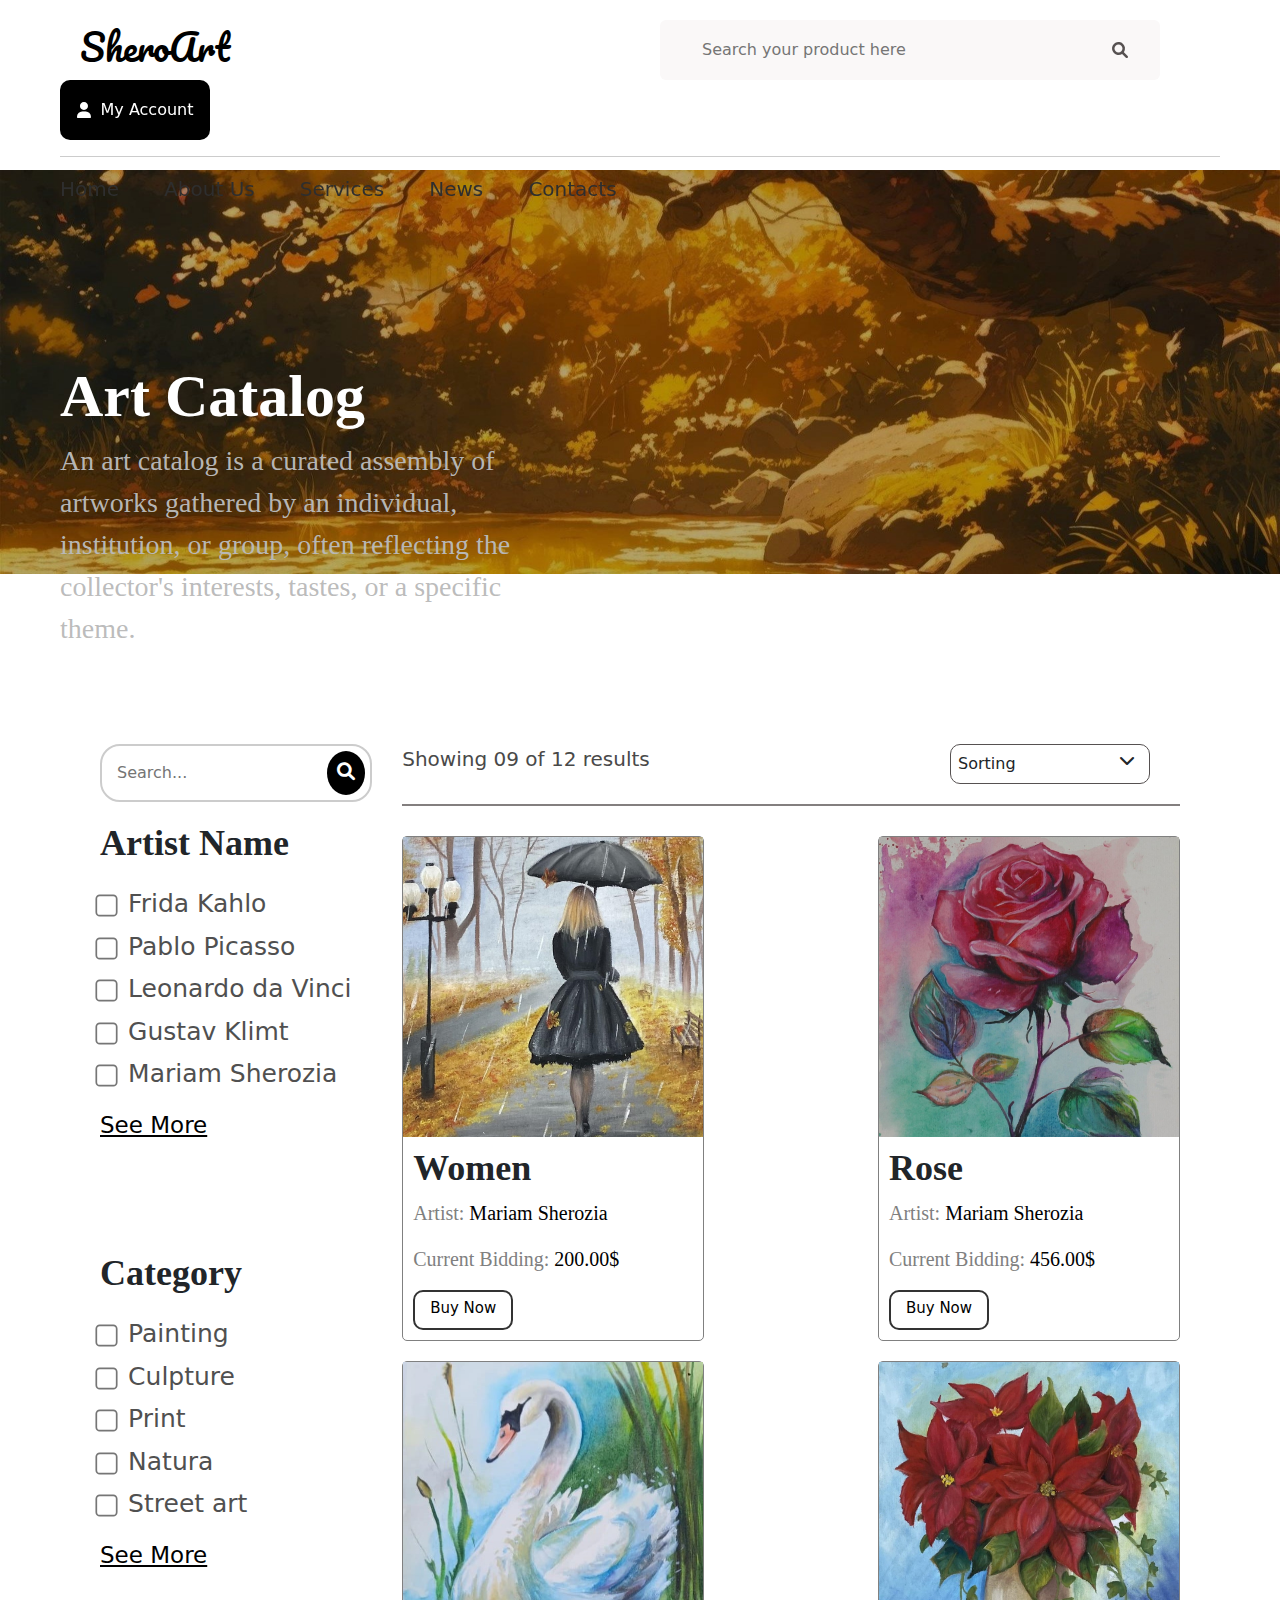
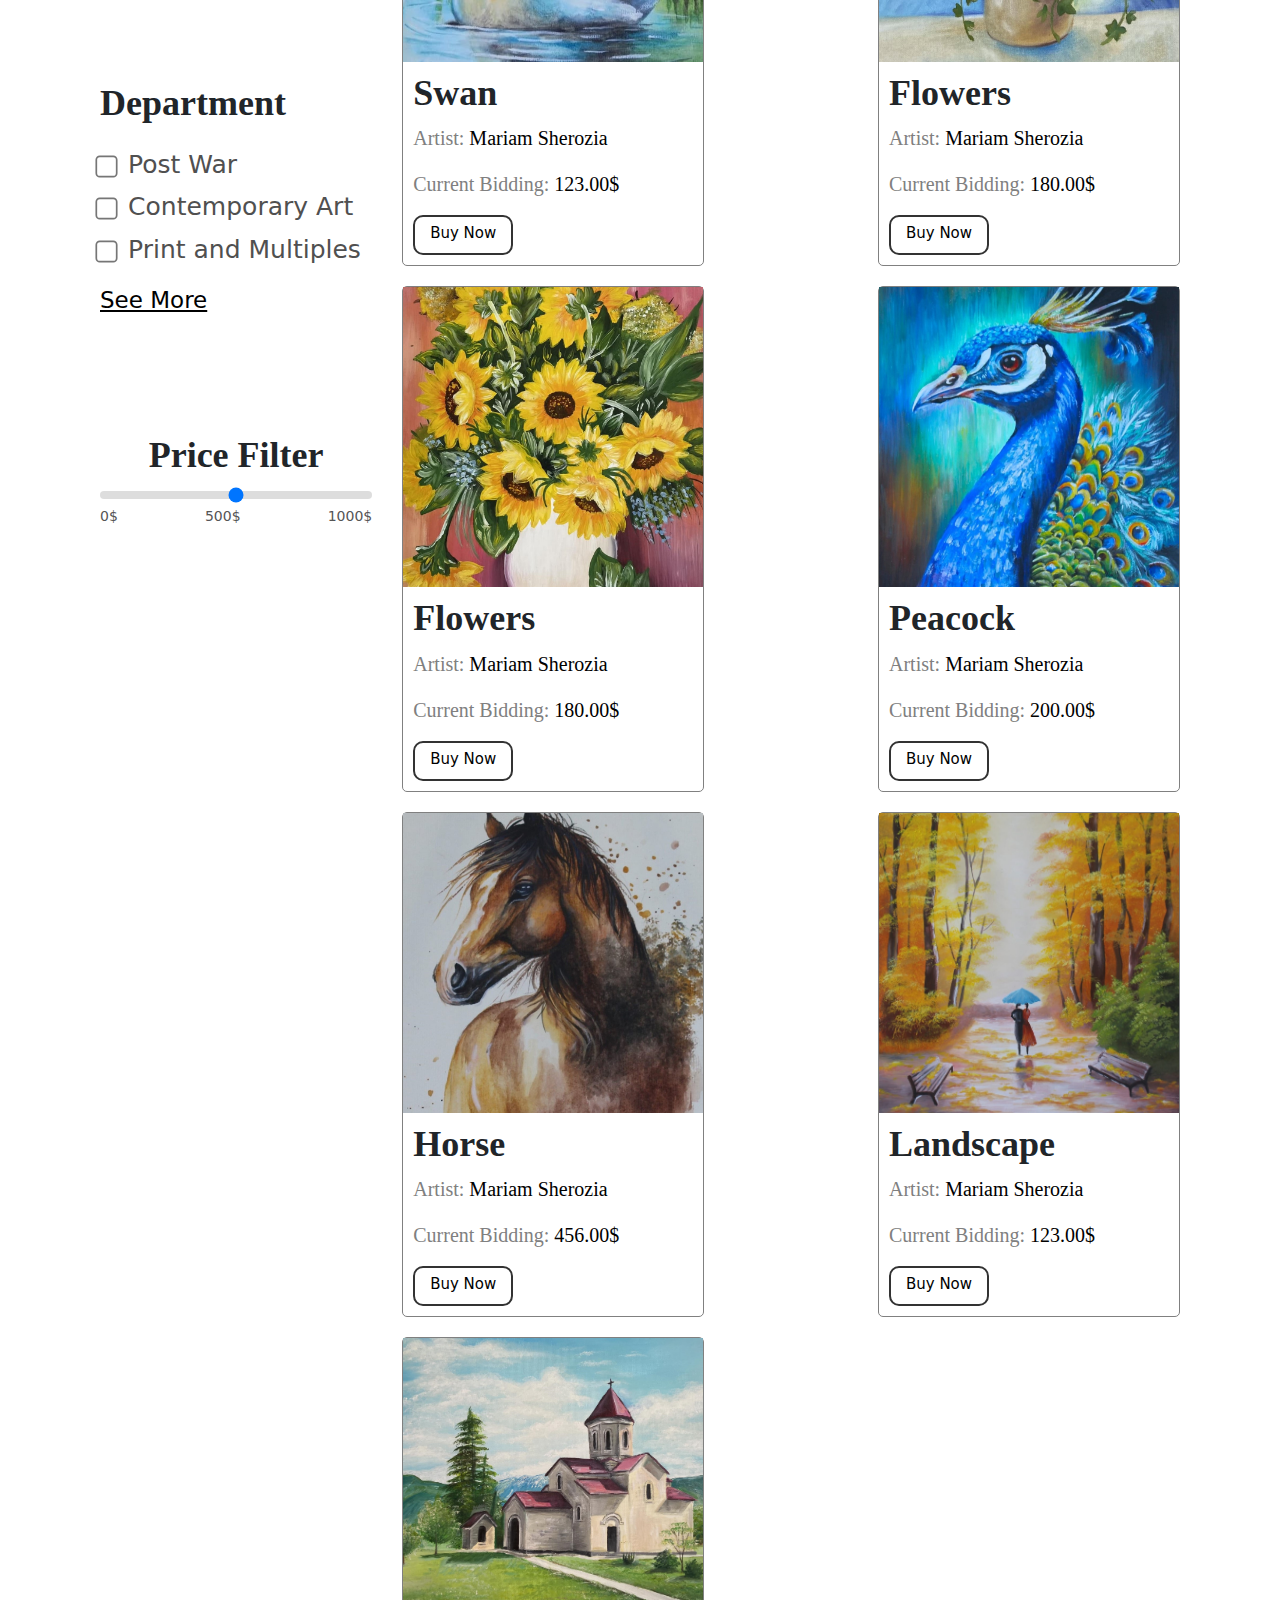
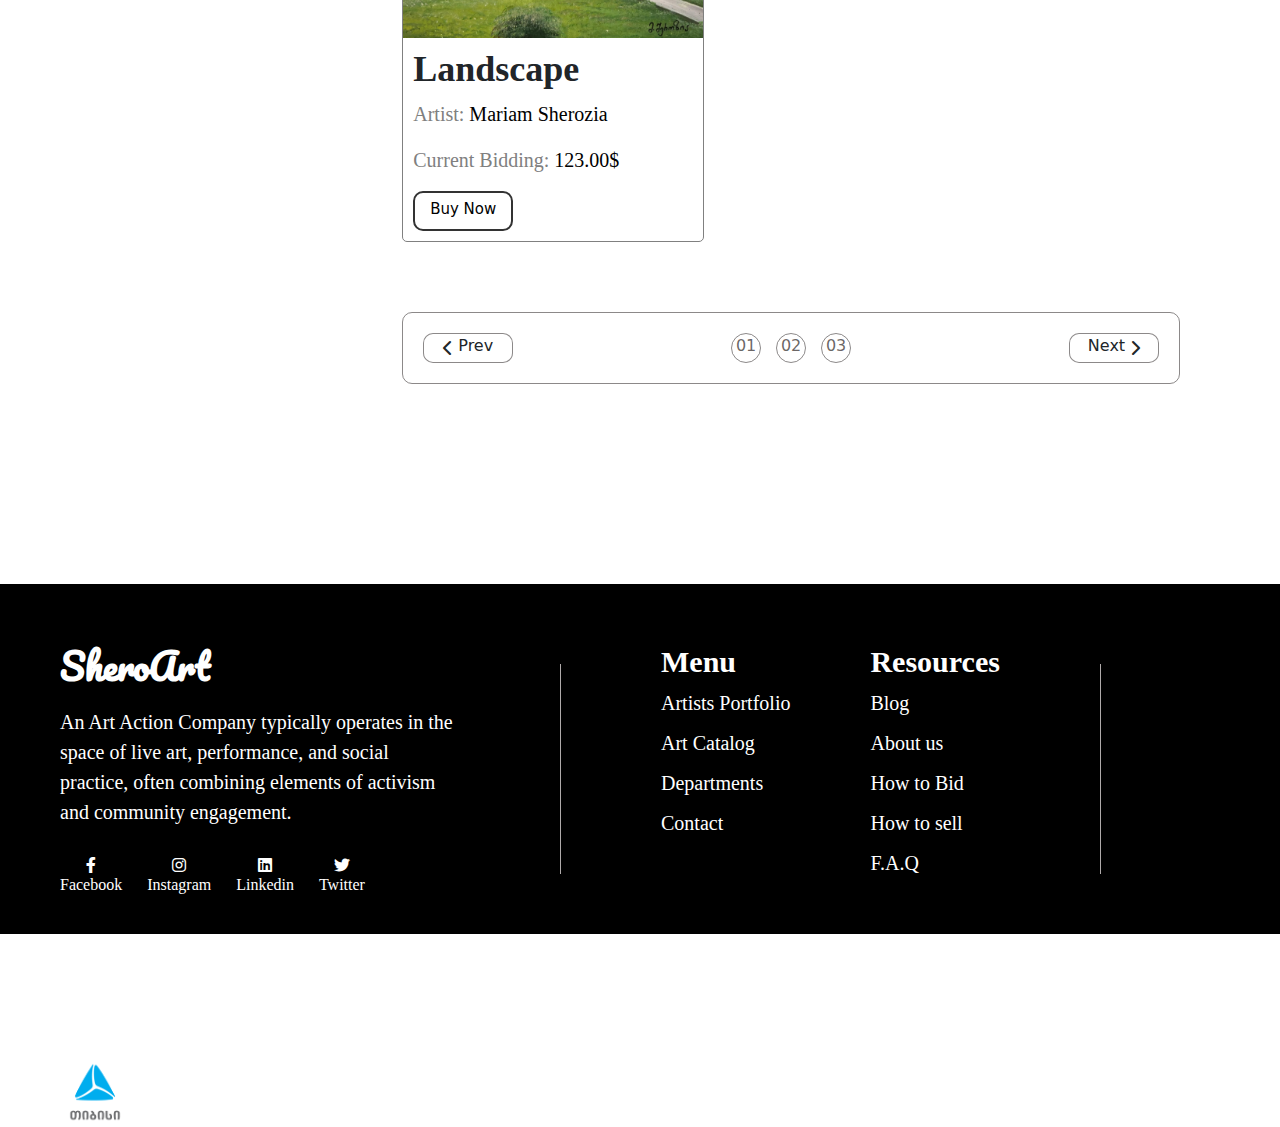
<file: services/index.html>
<!DOCTYPE html>
<html lang="en">
<head>
    <meta charset="UTF-8">
    <meta name="viewport" content="width=device-width, initial-scale=1.0">
    <title>services</title>
    <link rel="stylesheet" type="text/css" href="./css/style.css">
    <link href="https://cdn.jsdelivr.net/npm/bootstrap@5.3.3/dist/css/bootstrap.min.css" rel="stylesheet" integrity="sha384-QWTKZyjpPEjISv5WaRU9OFeRpok6YctnYmDr5pNlyT2bRjXh0JMhjY6hW+ALEwIH" crossorigin="anonymous">
    <link rel="preconnect" href="https://fonts.googleapis.com">
    <link rel="preconnect" href="https://fonts.gstatic.com" crossorigin>
    <link href="https://fonts.googleapis.com/css2?family=Lobster&family=Pacifico&family=Roboto:ital,wght@0,100;0,300;0,400;0,500;0,700;0,900;1,100;1,300;1,400;1,500;1,700;1,900&display=swap" rel="stylesheet">
    <link rel="stylesheet" href="https://cdnjs.cloudflare.com/ajax/libs/font-awesome/6.0.0-beta3/css/all.min.css">
</head>
<body>
    <header class="header">
        <a href="./../index.html" class="header--name">SheroArt</a>
        
        <div class="header--form">
          <form action="/search" method="GET" class="form">
              <input class="input" type="text" name="query" placeholder="Search your product here" />
              <button type="submit" class="search-button">
                  <i class="fas fa-search" style="color: #565151;"></i>
              </button>
          </form>
        </div>

        <div class="header--account">
            <i class="fas fa-user"></i>
            <a href="./../sign up/index.html" class="header--account--profile">My Account</a>
        </div>

        <hr class="header--line"></hr>

        <nav class="header--nav">
            <a href="./../index.html" class="header--nav--element">Home</a>
            <a href="./../about us/index.html" class="header--nav--element">About Us</a>
            <a href="./index.html" class="header--nav--element">Services</a>
            <a href="./../news/index.html" class="header--nav--element">News</a>
            <a href="./../contacts/index.html" class="header--nav--element">Contacts</a>
        </nav>
    </header>

    <main class="main">
      
      <div class="main--img">
        <img src="./images/eight.jpg" class="image">
        <div class="imagetext">
          <h1 class="imgtitle">Art Catalog</h1>
          <p class="imgtext">An art catalog is a curated assembly of artworks gathered by an individual, institution, or group, often reflecting the collector's interests, tastes, or a specific theme.</p>
        </div>
      </div>

      <div class="main--art">
        <div class="list">

          <div class="search-container2">
            <input type="text" class="search-input2" placeholder="Search..." id="searchInput">
            <button class="search-button2">
                <i class="fas fa-search"></i>
            </button>
          </div>

          <div class="listelements">
            <h1 class="listtext">Artist Name</h1>
            <form class="form">
              <input type="checkbox" id="artist1" name="artist1" value="Frida Kahlo"  class="checkbox">
              <label for="artist1" class="formname">Frida Kahlo</label><br>
              <input type="checkbox" id="artist2" name="artist2" value="Pablo Picasso" class="checkbox">
              <label for="artist2" class="formname"> Pablo Picasso</label><br>
              <input type="checkbox" id="artist3" name="artist3" value="Leonardo da Vinci" class="checkbox">
              <label for="artist3" class="formname"> Leonardo da Vinci</label><br>
              <input type="checkbox" id="artist4" name="artist4" value="Gustav Klimt" class="checkbox">
              <label for="artist4" class="formname"> Gustav Klimt</label><br>
              <input type="checkbox" id="artist5" name="artist5" value="Mariam Sherozia" class="checkbox">
              <label for="artist5" class="formname">Mariam Sherozia</label>
            </form>
            <a href="./index.html" class="more">See More</a>
          </div>

          <div class="listelements">
            <h1 class="listtext">Category</h1>
            <form class="form">
              <input type="checkbox" id="artist1" name="artist1" value="Frida Kahlo"  class="checkbox">
              <label for="artist1" class="formname">Painting</label><br>
              <input type="checkbox" id="artist2" name="artist2" value="Pablo Picasso" class="checkbox">
              <label for="artist2" class="formname">Culpture</label><br>
              <input type="checkbox" id="artist3" name="artist3" value="Leonardo da Vinci" class="checkbox">
              <label for="artist3" class="formname">Print</label><br>
              <input type="checkbox" id="artist4" name="artist4" value="Gustav Klimt" class="checkbox">
              <label for="artist4" class="formname">Natura</label><br>
              <input type="checkbox" id="artist5" name="artist5" value="Mariam Sherozia" class="checkbox">
              <label for="artist5" class="formname">Street art</label>
            </form>
            <a href="./index.html" class="more">See More</a>
          </div>

          <div class="listelements">
            <h1 class="listtext">Department</h1>
            <form class="form">
              <input type="checkbox" id="artist1" name="artist1" value="Frida Kahlo"  class="checkbox">
              <label for="artist1" class="formname">Post War</label><br>
              <input type="checkbox" id="artist2" name="artist2" value="Pablo Picasso" class="checkbox">
              <label for="artist2" class="formname">Contemporary Art</label><br>
              <input type="checkbox" id="artist3" name="artist3" value="Leonardo da Vinci" class="checkbox">
              <label for="artist3" class="formname">Print and Multiples</label>
            </form>
            <a href="./index.html" class="more">See More</a>
          </div>

          <div class="filter-container">
            <div class="price-label">Price Filter</div>
            <input type="range" min="0" max="1000" step="1" value="500" class="price-range">
            <div class="range-values">
                <span>0$</span>
                <span>500$</span>
                <span>1000$</span>
            </div>
          </div>
        
        </div>

        <div class="paintings">
          <div class="paintingtop">
            <div class="top">
              <p class="toptext">Showing 09 of 12 results</p>
              <div class="sort">
                <p class="sorttext">Sorting</p>
                <i class="fas fa-chevron-down"></i>
              </div>
            </div>

            <div class="topline"></div>
          </div>


          <div class="drawings">
            <div class="fourth-cards" style="border: grey 1px solid;">
              <img src="./images/women.jpg" class="Fourth-cards-pic">
              <div class="cardcontent"> 
                <h1 class="fourth-text">Women</h1>
                <p class="fourth-par">Artist: <span style="color: black;">Mariam Sherozia</span></p>
                <p class="fourth-par">Current Bidding: <span style="color: black;">200.00$</span></p>
              </div>
              <div class="cardbutton">
                <a href="" class="cardd">Buy Now</a>
              </div>
            </div>
  
            <div class="fourth-cards" style="border: grey 1px solid;">
              <a href="./../buy/index.html"><img src="./images/flower2.jpg" class="Fourth-cards-pic"></a>
              <div class="cardcontent"> 
                <h1 class="fourth-text">Rose</h1>
                <p class="fourth-par">Artist: <span style="color: black;">Mariam Sherozia</span></p>
                <p class="fourth-par">Current Bidding: <span style="color: black;">456.00$</span></p>
              </div>
              <div class="cardbutton">
                <a href="" class="cardd">Buy Now</a>
              </div>
            </div>
  
            <div class="fourth-cards" style="border: grey 1px solid;">
              <img src="./images/swan.jpg" class="Fourth-cards-pic">
              <div class="cardcontent"> 
                <h1 class="fourth-text">Swan</h1>
                <p class="fourth-par">Artist: <span style="color: black;">Mariam Sherozia</span></p>
                <p class="fourth-par">Current Bidding: <span style="color: black;">123.00$</span></p>
              </div>
              <div class="cardbutton">
                <a href="" class="cardd">Buy Now</a>
              </div>
            </div>

            <div class="fourth-cards" style="border: grey 1px solid;">
              <img src="./images/flower3.jpg" class="Fourth-cards-pic">
              <div class="cardcontent"> 
                <h1 class="fourth-text">Flowers</h1>
                <p class="fourth-par">Artist: <span style="color: black;">Mariam Sherozia</span></p>
                <p class="fourth-par">Current Bidding: <span style="color: black;">180.00$</span></p>
              </div>
              <div class="cardbutton">
                <a href="" class="cardd">Buy Now</a>
              </div>
            </div>

            <div class="fourth-cards" style="border: grey 1px solid;">
              <img src="./images/flowers.jpg" class="Fourth-cards-pic">
              <div class="cardcontent"> 
                <h1 class="fourth-text">Flowers</h1>
                <p class="fourth-par">Artist: <span style="color: black;">Mariam Sherozia</span></p>
                <p class="fourth-par">Current Bidding: <span style="color: black;">180.00$</span></p>
              </div>
              <div class="cardbutton">
                <a href="" class="cardd">Buy Now</a>
              </div>
            </div>
  
            <div class="fourth-cards" style="border: grey 1px solid;">
              <img src="./images/peacock2.jpg" class="Fourth-cards-pic">
              <div class="cardcontent"> 
                <h1 class="fourth-text">Peacock</h1>
                <p class="fourth-par">Artist: <span style="color: black;">Mariam Sherozia</span></p>
                <p class="fourth-par">Current Bidding: <span style="color: black;">200.00$</span></p>
              </div>
              <div class="cardbutton">
                <a href="" class="cardd">Buy Now</a>
              </div>
            </div>
  
            <div class="fourth-cards" style="border: grey 1px solid;">
              <img src="./images/horse.jpg" class="Fourth-cards-pic">
              <div class="cardcontent"> 
                <h1 class="fourth-text">Horse</h1>
                <p class="fourth-par">Artist: <span style="color: black;">Mariam Sherozia</span></p>
                <p class="fourth-par">Current Bidding: <span style="color: black;">456.00$</span></p>
              </div>
              <div class="cardbutton">
                <a href="" class="cardd">Buy Now</a>
              </div>
            </div>
  
            <div class="fourth-cards" style="border: grey 1px solid;">
              <img src="./images/landscape.jpg" class="Fourth-cards-pic">
              <div class="cardcontent"> 
                <h1 class="fourth-text">Landscape</h1>
                <p class="fourth-par">Artist: <span style="color: black;">Mariam Sherozia</span></p>
                <p class="fourth-par">Current Bidding: <span style="color: black;">123.00$</span></p>
              </div>
              <div class="cardbutton">
                <a href="" class="cardd">Buy Now</a>
              </div>
            </div>

            <div class="fourth-cards" style="border: grey 1px solid;">
              <img src="./images/church.jpg" class="Fourth-cards-pic">
              <div class="cardcontent"> 
                <h1 class="fourth-text">Landscape</h1>
                <p class="fourth-par">Artist: <span style="color: black;">Mariam Sherozia</span></p>
                <p class="fourth-par">Current Bidding: <span style="color: black;">123.00$</span></p>
              </div>
              <div class="cardbutton">
                <a href="" class="cardd">Buy Now</a>
              </div>
            </div>
          </div>

          <div class="paintingsbottom">
            <div class="next">
              <i class="fas fa-chevron-left" style="margin-top: 6px;"></i>
              <p class="bottomtext">Prev</p>
            </div>

            <div class="circles">
              <div class="spot">
                <p class="num">01</p>
              </div>
              <div class="spot">
                <p class="num">02</p>
              </div>
              <div class="spot">
                <p class="num">03</p>
              </div>
            </div>

            <div class="next">
              <p class="bottomtext">Next</p>
              <i class="fas fa-chevron-right" style="margin-top: 6px;"></i>
            </div>

          </div>

        </div>
    </main>
    
    <footer class="Footer">
        <div class="Footer--logo">
          <h1 class="footertext">SheroArt</h1>
          <p class="footerpar">An Art Action Company typically operates in the space of live art, performance, and social practice, often combining elements of activism and community engagement.</p>
          <nav class="footerlinks">
            <div class="links">
              <i class="fab fa-facebook-f" style="color: rgb(255, 255, 255);"></i>
              <p class="linkstext">Facebook</p>
            </div>
            <div class="links">
              <i class="fab fa-instagram" style="color: white;"></i>
              <p class="linkstext">Instagram</p>
            </div>
            <div class="links">
              <i class="fab fa-linkedin" style="color: rgb(255, 255, 255);"></i>
              <p class="linkstext">Linkedin</p>
            </div>
            <div class="links">
              <i class="fab fa-twitter" style="color: rgb(255, 255, 255);"></i>
              <p class="linkstext">Twitter</p>
            </div>
          </nav>
        </div>
  
        <div class="verticalline"></div>
  
        <div class="Footer--links">
          <div class="Menu">
            <h1 class="foottext">Menu</h1>
            <a href="" class="footlinks">Artists Portfolio</a>
            <a href="./index.html" class="footlinks">Art Catalog</a>
            <a href="" class="footlinks">Departments</a>
            <a href="./../contacts/index.html" class="footlinks">Contact</a>
          </div>
  
          <div class="resources">
            <h1 class="foottext">Resources</h1>
            <a href="" class="footlinks">Blog</a>
            <a href="./../about us/index.html" class="footlinks">About us</a>
            <a href="" class="footlinks">How to Bid</a>
            <a href="" class="footlinks">How to sell</a>
            <a href="" class="footlinks">F.A.Q</a>
          </div>
        </div>
        <div class="verticalline"></div>
        <div class="Footer--sponsors">
          <h1 class="spontext">Our Sponsores</h1>
          <a  href="https://www.tbceducation.ge/" class="footer--logo">
              <img class="footer--logo" src="./images/tbc-logo.png" alt="Clickable Photo">
          </a>
        </div>
  
    </footer>
  
    <script src="https://cdn.jsdelivr.net/npm/bootstrap@5.3.3/dist/js/bootstrap.bundle.min.js" integrity="sha384-YvpcrYf0tY3lHB60NNkmXc5s9fDVZLESaAA55NDzOxhy9GkcIdslK1eN7N6jIeHz" crossorigin="anonymous"></script>
    <script src="https://cdn.jsdelivr.net/npm/@popperjs/core@2.11.8/dist/umd/popper.min.js" integrity="sha384-I7E8VVD/ismYTF4hNIPjVp/Zjvgyol6VFvRkX/vR+Vc4jQkC+hVqc2pM8ODewa9r" crossorigin="anonymous"></script>
    <script src="https://cdn.jsdelivr.net/npm/bootstrap@5.3.3/dist/js/bootstrap.min.js" integrity="sha384-0pUGZvbkm6XF6gxjEnlmuGrJXVbNuzT9qBBavbLwCsOGabYfZo0T0to5eqruptLy" crossorigin="anonymous"></script>
</body>
</html>
</file>
<file: css/style.css>
html, body, div, span, applet, object, iframe,
h1, h2, h3, h4, h5, h6, p, blockquote, pre,
a, abbr, acronym, address, big, cite, code,
del, dfn, em, img, ins, kbd, q, s, samp,
small, strike, strong, sub, sup, tt, var,
b, u, i, center,
dl, dt, dd, ol, ul, li,
fieldset, form, label, legend,
table, caption, tbody, tfoot, thead, tr, th, td,
article, aside, canvas, details, embed,
figure, figcaption, footer, header, hgroup,
menu, nav, output, ruby, section, summary,
time, mark, audio, video {
  margin: 0;
  padding: 0;
  border: 0;
  font-size: 100%;
  font: inherit;
  vertical-align: baseline;
}

.header {
  height: 150px;
  padding: 18px 80px;
  margin-top: -170px;
  display: flex;
  flex-wrap: wrap;
  position: fixed;
  z-index: 1;
  background-color: white;
}

.header--name {
  display: inline;
  font-size: 36px;
  font-weight: 400;
  font-family: "Pacifico", serif;
  margin-right: 430px;
  margin-left: 20px;
  text-decoration: none;
  color: black;
}

.header--form {
  width: 500px;
  height: 60px;
  display: flex;
  align-items: center;
  border-radius: 6px;
  background-color: #FAF8F8;
  padding-left: 30px;
  margin-right: 30px;
  justify-content: center;
  padding-right: 20px;
}

.header--form .form {
  display: flex;
  align-items: center;
  width: 100%;
  justify-content: space-between;
}

.header--form .form .input {
  padding: 8px 12px;
  width: 80%;
  border: none;
  font-size: 16px;
  color: #333;
  background-color: #FAF8F8;
}

.header--form .form .search-button {
  background-color: transparent;
  border: none;
  cursor: pointer;
  padding: 8px 12px;
  margin-left: 8px;
  display: flex;
  align-items: center;
  justify-content: center;
}

.header--account {
  width: 150px;
  height: 60px;
  background-color: black;
  display: flex;
  align-items: center;
  border-radius: 10px;
  justify-content: center;
}

.header--account--profile {
  color: white;
  text-decoration: none;
  margin-left: 10px;
}

.header--account .fa-user {
  color: white;
}

.header--line {
  height: 2px;
  width: 100%;
  color: #333;
}

.header--nav--element {
  font-size: 20px;
  font-weight: 400;
  color: rgb(46, 46, 46);
  text-decoration: none;
  margin-right: 40px;
}

/*making main page*/
.Main {
  margin-top: 170px;
}

.Main .carousel-image-container {
  width: 90%;
  margin-left: 80px;
  position: relative;
}

.Main .carousel-image-container .carousel-text {
  width: 50%;
  position: absolute;
  top: 40%;
  left: 30px;
  color: white;
  padding: 20px;
}

.Main .carousel-image-container .carousel-text .carousel-text--first {
  display: inline;
  font-weight: 700;
  font-size: 70px;
  font-family: "Charm", serif;
}

.Main .carousel-image-container .carousel-text .carousel-text--second {
  font-size: 20px;
  width: 85%;
}

.Main .carousel-image-container .carousel-text .button {
  background-color: black;
  width: 150px;
  height: 60px;
  border-radius: 10px;
  display: flex;
  justify-content: center;
  align-items: center;
}

.Main .carousel-image-container .carousel-text .button .buttontext {
  color: white;
  font-size: 18px;
}

/*section first*/
.Main--first {
  display: flex;
  height: 800px;
  width: 100%;
  padding: 70px;
  background-color: white;
  padding-top: 170px;
}

.Main--first .Girl {
  height: 400px;
  margin-right: 50px;
}

.Main--seventh .Title, .Main--sixth .sixthtext .Title, .Main--fifth .Title, .Main--fourth .Title, .Main--third .Title, .Main--second--text .Title, .Main--first--text .Title {
  font-weight: 700;
  font-size: 36px;
  font-family: "Charm", serif;
  margin-left: 30px;
  margin-top: 20px;
}

.Main--first--text {
  width: 500px;
  text-align: center;
  justify-content: center;
  margin-right: 50px;
}

.Main--seventh .Text, .Main--sixth .sixthtext .Text, .Main--fifth .Text, .Main--fourth .Text, .Main--third .Text, .Main--second--text .Text, .Main--first--text .Text {
  font-weight: 700;
  font-size: 20px;
  font-family: "Charm", serif;
  color: #565151;
}

.Main--first .bird .Peacock {
  height: 400px;
  margin-top: 100px;
}

.Main--first .bird .circle {
  background-color: black;
  position: absolute;
  width: 150px;
  height: 150px;
  border-radius: 100%;
  bottom: 100px;
  left: -70px;
  display: flex;
  justify-content: center;
  align-items: center;
}

.Main--first .bird .circle .learn {
  font-size: 26px;
  color: white;
  text-decoration: none;
}

.Main--first--text .tables {
  display: flex;
  flex-wrap: wrap;
  gap: 150px;
}

.Main--first--text .tables .Table1 {
  margin-left: 100px;
  display: inline;
}

.Main--first--text .tables .Table2 {
  display: inline;
}

/*making second section*/
.Main--second {
  gap: 80px;
  display: flex;
  height: 800px;
  width: 100%;
  padding: 70px;
  background-color: rgba(226, 226, 226, 0.505);
}

.Main--second .secondpic {
  width: auto;
  height: auto;
}

.Main--second--text {
  width: 470px;
}

.Main--second--text .fa-arrow-right {
  color: blue;
  margin-right: 10px;
}

.Main--second--text .Boldtext {
  font-size: 20px;
  font-weight: 700;
}

/*third section*/
.Main--third {
  display: flex;
  height: 800px;
  width: 100%;
  padding: 70px;
  background-color: white;
  flex-wrap: wrap;
  flex-direction: column;
}

/*making cards*/
.Main--third--cards {
  display: flex;
  flex-wrap: wrap;
  justify-content: space-around;
  gap: 26px;
}

.Main--third--cards .Card {
  position: relative;
}

.Main--third--cards .Card .Cardpic {
  width: 220px;
  height: 260px;
}

.Main--third--cards .Card .Cardtext {
  position: absolute;
  bottom: 10px;
  color: white;
  background-color: rgba(86, 81, 81, 0.8);
}

/*making fourth section*/
.Main--fourth {
  display: flex;
  height: 800px;
  width: 100%;
  padding: 70px;
  background-color: rgba(226, 226, 226, 0.505);
  flex-direction: column;
}

.Main--fifth--cards .fourth-cards .Fourth-cards-pic, .Main--fourth--cards .fourth-cards .Fourth-cards-pic {
  width: 300px;
}

.Main--fourth--cards .fourth-cards .cardcontent {
  padding-top: 10px;
  padding-left: 10px;
}

.Main--fifth--cards .fourth-cards, .Main--fourth--cards .fourth-cards {
  background-color: white;
  width: -moz-fit-content;
  width: fit-content;
  border-radius: 5px;
}

.Main--fifth--cards .fourth-cards .fourth-text, .Main--fourth--cards .fourth-cards .cardcontent .fourth-text {
  font-weight: 700;
  font-size: 36px;
  font-family: "Charm", serif;
}

.Main--fifth--cards .fourth-cards .fourth-par, .Main--fourth--cards .fourth-cards .cardcontent .fourth-par {
  font-weight: 400;
  font-size: 20px;
  font-family: none;
  color: grey;
}

.Main--fifth--cards, .Main--fourth--cards {
  display: flex;
  gap: 40px;
  justify-content: space-around;
}

.Main--fourth--cards .fourth-cards .cardbutton {
  width: 100px;
  height: 40px;
  border: #333 2px solid;
  border-radius: 10px;
  margin-left: 10px;
  margin-bottom: 10px;
  display: flex;
  text-align: center;
  justify-content: center;
}

.Main--fourth--cards .fourth-cards .cardbutton .cardd {
  font-size: 15px;
  font-weight: 500;
  text-decoration: none;
  color: black;
  margin-top: 5px;
}

/*making fifth section*/
.Main--fifth {
  display: flex;
  height: 800px;
  width: 100%;
  padding: 70px;
  background-color: white;
  flex-direction: column;
}

/*making sixth section*/
.Main--sixth {
  display: flex;
  height: 800px;
  width: 100%;
  padding: 70px;
  background-color: rgb(0, 0, 0);
  gap: 250px;
}

.Main--sixth .sixthpic {
  height: auto;
}

.Main--sixth .sixthtext {
  display: flex;
  flex-direction: column;
  width: 550px;
}

.Main--sixth .sixthtext .icontext .texticon {
  font-weight: 700;
  font-size: 26px;
  font-family: "Charm", serif;
  color: white;
}

.Main--sixth .sixthtext .icontext .fa-check {
  color: white;
  margin-top: 8px;
  margin-right: 10px;
}

/*making seventh section*/
.Main--seventh {
  display: flex;
  height: 800px;
  width: 100%;
  padding: 70px;
  background-color: white;
  flex-direction: column;
}

.Main--seventh .comments {
  display: flex;
  gap: 50px;
}

.Main--seventh .comments .elements {
  background-color: rgba(128, 128, 128, 0.129);
  width: 450px;
  height: 300px;
  border-radius: 10px;
  margin-top: 20px;
  padding: 20px;
}

.Main--seventh .comments .elements .eltext {
  font-weight: 700;
  font-size: 26px;
  font-family: "Charm", serif;
}

.Main--seventh .comments .elements .elpar {
  margin-bottom: 50px;
}

.Main--seventh .comments .elements .commentfoot {
  display: flex;
  gap: 15px;
}

.Main--seventh .comments .elements .commentfoot .commentpic {
  width: 50px;
  height: 50px;
  border-radius: 100%;
}

.Main--seventh .comments .elements .commentfoot .Commentname {
  display: flex;
  flex-direction: column;
}

.Main--seventh .comments .elements .commentfoot .Commentname .cname {
  font-weight: 700;
  font-size: 24px;
  font-family: "Charm", serif;
  margin-bottom: 0;
}

.Main--seventh .comments .elements .commentfoot .Commentname .cpar {
  font-size: 18px;
  font-weight: 400;
  font-family: none;
  color: grey;
}

/*making footer*/
.Footer {
  height: 350px;
  width: 100%;
  background-color: black;
  display: flex;
  gap: 100px;
  flex-wrap: wrap;
  padding: 60px;
}

.Footer--logo .footertext {
  color: white;
  font-size: 36px;
  font-weight: 700;
  font-family: "Pacifico", serif;
  margin-bottom: 20px;
}

.Footer--logo .footerpar {
  font-size: 20px;
  font-weight: 400;
  font-family: none;
  color: white;
  margin-bottom: 30px;
}

.Footer--logo {
  width: 400px;
}

.Footer--links {
  display: flex;
  gap: 80px;
}

.Footer--sponsors .spontext, .Footer--links .resources .foottext, .Footer--links .Menu .foottext {
  font-weight: 700;
  font-size: 30px;
  font-family: "Charm", serif;
  color: white;
}

.Footer--links .resources .footlinks, .Footer--links .Menu .footlinks {
  font-size: 20px;
  font-weight: 400;
  font-family: none;
  color: white;
  margin-bottom: 10px;
  text-decoration: none;
}

.Footer--links .resources, .Footer--links .Menu {
  display: flex;
  flex-direction: column;
}

.Footer--sponsors {
  display: flex;
  flex-direction: column;
}

.Footer--sponsors .footer--logo {
  width: 70px;
}

.Footer--logo .footerlinks {
  display: flex;
  gap: 25px;
}

.Footer--logo .footerlinks .links {
  display: flex;
  flex-direction: column;
  text-align: center;
}

.Footer--logo .footerlinks .links .linkstext {
  font-size: 16px;
  font-weight: 400;
  font-family: none;
  color: white;
}

.Footer .verticalline {
  width: 1px;
  height: 210px;
  background-color: rgb(175, 170, 170);
  margin-top: 20px;
}

@media only screen and (min-width: 1025px) {
  .header {
    padding: 20px 60px;
  }
}
@media only screen and (min-width: 601px) and (max-width: 1024px) {
  .header {
    padding: 18px 50px;
  }
}
@media only screen and (min-width: 601px) and (max-width: 1024px) {
  .header--name {
    margin-right: 150px;
  }
}
.header--form .form .input:focus {
  outline: none;
}
.header--account:hover {
  background-color: rgb(181, 160, 0);
  width: 155px;
  height: 65px;
}
.header--nav--element:hover {
  text-decoration: underline;
  color: rgb(181, 160, 0);
}

@media only screen and (min-width: 601px) and (max-width: 1024px) {
  .Main .carousel-image-container {
    margin-left: 0px;
    width: 100%;
  }
}
@media only screen and (min-width: 601px) and (max-width: 1024px) {
  .Main .carousel-image-container .carousel-text {
    top: 30%;
  }
}
@media only screen and (min-width: 601px) and (max-width: 1024px) {
  .Main .carousel-image-container .carousel-text .carousel-text--first {
    font-weight: 700;
    font-size: 50px;
    font-family: "Charm", serif;
  }
}
.Main .carousel-image-container .carousel-text .button:hover {
  background-color: rgb(148, 114, 28);
  width: 155px;
  height: 65px;
}
@media only screen and (min-width: 601px) and (max-width: 1024px) {
  .Main--first {
    padding-top: 100px;
    padding: 50px;
    height: 500px;
  }
}
@media only screen and (min-width: 601px) and (max-width: 1024px) {
  .Main--first .Girl {
    height: 250px;
    margin-right: 20px;
  }
}
@media only screen and (min-width: 601px) and (max-width: 1024px) {
  .Main--first--text {
    width: 250px;
  }
}
@media only screen and (min-width: 601px) and (max-width: 1024px) {
  .Main--first--text .Title {
    font-weight: 700;
    font-size: 25px;
    font-family: "Charm", serif;
    margin-top: 10px;
    margin-left: 0;
  }
}
@media only screen and (min-width: 601px) and (max-width: 1024px) {
  .Main--first--text .Text {
    font-weight: 700;
    font-size: 15px;
    font-family: "Charm", serif;
  }
}
@media only screen and (min-width: 601px) and (max-width: 1024px) {
  .Main--first--text .tables {
    gap: 50px;
  }
}
@media only screen and (min-width: 601px) and (max-width: 1024px) {
  .Main--first--text .tables .Table1 {
    margin-left: 20px;
  }
}
@media only screen and (min-width: 601px) and (max-width: 1024px) {
  .Main--first .bird .Peacock {
    height: 270px;
  }
}
.Main--first .bird .circle:hover {
  width: 160px;
  height: 160px;
}
@media only screen and (min-width: 601px) and (max-width: 1024px) {
  .Main--first .bird .circle {
    width: 80px;
    height: 80px;
    left: -35px;
    bottom: 60px;
  }
}
.Main--first .bird .circle:hover {
  background-color: rgb(140, 111, 40);
}
@media only screen and (min-width: 601px) and (max-width: 1024px) {
  .Main--first .bird .circle .learn {
    font-size: 12px;
  }
}
@media only screen and (min-width: 601px) and (max-width: 1024px) {
  .Main--second {
    padding-top: 100px;
    padding: 50px;
    height: 500px;
    gap: 30px;
  }
}
@media only screen and (min-width: 601px) and (max-width: 1024px) {
  .Main--second .secondpic {
    width: auto;
    height: 360px;
  }
}
@media only screen and (min-width: 601px) and (max-width: 1024px) {
  .Main--second--text {
    width: 350px;
  }
}
@media only screen and (min-width: 601px) and (max-width: 1024px) {
  .Main--second--text .Title {
    font-weight: 700;
    font-size: 25px;
    font-family: "Charm", serif;
    margin: 0;
  }
}
@media only screen and (min-width: 601px) and (max-width: 1024px) {
  .Main--second--text .Text {
    font-weight: 700;
    font-size: 15px;
    font-family: "Charm", serif;
  }
}
@media only screen and (min-width: 601px) and (max-width: 1024px) {
  .Main--second--text .Boldtext {
    font-size: 15px;
  }
}
@media only screen and (min-width: 601px) and (max-width: 1024px) {
  .Main--third {
    padding-top: 100px;
    padding: 50px;
    height: 550px;
  }
}
.Main--third .Title {
  margin-bottom: 16px !important;
}
@media only screen and (min-width: 601px) and (max-width: 1024px) {
  .Main--third--cards {
    gap: 10px;
    width: 750px;
  }
}
.Main--third--cards .Card .Cardpic:hover {
  height: 265px;
  width: 230px;
}
@media only screen and (min-width: 601px) and (max-width: 1024px) {
  .Main--third--cards .Card .Cardpic {
    width: 120px;
    height: 150px;
  }
}
@media only screen and (min-width: 601px) and (max-width: 1024px) {
  .Main--third--cards .Card .Cardtext .cardname {
    font-size: 20px;
  }
}
@media only screen and (min-width: 601px) and (max-width: 1024px) {
  .Main--third--cards .Card .Cardtext .pa {
    display: none;
  }
}
@media only screen and (min-width: 601px) and (max-width: 1024px) {
  .Main--fourth {
    padding-top: 100px;
    padding: 50px;
    height: 570px;
  }
}
@media only screen and (min-width: 601px) and (max-width: 1024px) {
  .Main--fourth--cards {
    gap: 20px;
    justify-content: left;
  }
}
@media only screen and (min-width: 601px) and (max-width: 1024px) {
  .Main--fourth--cards .fourth-cards {
    width: 180px;
  }
}
.Main--fourth--cards .fourth-cards .Fourth-cards-pic:hover {
  width: 320px;
}
@media only screen and (min-width: 601px) and (max-width: 1024px) {
  .Main--fourth--cards .fourth-cards .Fourth-cards-pic {
    width: 180px;
  }
}
@media only screen and (min-width: 601px) and (max-width: 1024px) {
  .Main--fourth--cards .fourth-cards .cardcontent .fourth-text {
    font-weight: 700;
    font-size: 20px;
    font-family: "Charm", serif;
  }
}
@media only screen and (min-width: 601px) and (max-width: 1024px) {
  .Main--fourth--cards .fourth-cards .cardcontent .fourth-par {
    font-size: 14px;
  }
}
@media only screen and (min-width: 601px) and (max-width: 1024px) {
  .Main--fourth--cards .fourth-cards .cardbutton {
    width: 70px;
    height: 30px;
  }
}
.Main--fourth--cards .fourth-cards .cardbutton:hover {
  background-color: rgba(146, 113, 30, 0.916);
}
@media only screen and (min-width: 601px) and (max-width: 1024px) {
  .Main--fourth--cards .fourth-cards .cardbutton .cardd {
    font-size: 12px;
  }
}
@media only screen and (min-width: 601px) and (max-width: 1024px) {
  .Main--fifth {
    padding-top: 100px;
    padding: 50px;
    height: 570px;
  }
}
.Main--sixth {
  padding: 90px;
}
@media only screen and (min-width: 601px) and (max-width: 1024px) {
  .Main--sixth {
    padding-top: 100px;
    padding: 50px;
    height: 500px;
    gap: 100px;
  }
}
@media only screen and (min-width: 601px) and (max-width: 1024px) {
  .Main--sixth .sixthtext {
    width: 380px;
  }
}
@media only screen and (min-width: 601px) and (max-width: 1024px) {
  .Main--sixth .sixthtext .Title {
    font-size: 25px;
  }
}
@media only screen and (min-width: 601px) and (max-width: 1024px) {
  .Main--sixth .sixthtext .Text {
    font-size: 15px;
  }
}
@media only screen and (min-width: 601px) and (max-width: 1024px) {
  .Main--sixth .sixthtext .icontext .texticon {
    font-size: 18px;
  }
}
.Main--seventh {
  height: 600px;
}
@media only screen and (min-width: 601px) and (max-width: 1024px) {
  .Main--seventh {
    padding-top: 100px;
    padding: 50px;
    height: 500px;
  }
}
@media only screen and (min-width: 601px) and (max-width: 1024px) {
  .Main--seventh .comments {
    gap: 20px;
  }
}
.Main--seventh .comments .elements:hover {
  width: 470px;
  height: 320px;
}
@media only screen and (min-width: 601px) and (max-width: 1024px) {
  .Main--seventh .comments .elements {
    width: 250px;
  }
}
@media only screen and (min-width: 601px) and (max-width: 1024px) {
  .Main--seventh .comments .elements .eltext {
    font-size: 18px;
  }
}
@media only screen and (min-width: 601px) and (max-width: 1024px) {
  .Main--seventh .comments .elements .elpar {
    font-size: 13px;
    margin-bottom: 20px;
  }
}
@media only screen and (min-width: 601px) and (max-width: 1024px) {
  .Main--seventh .comments .elements .commentfoot {
    gap: 7px;
  }
}
@media only screen and (min-width: 601px) and (max-width: 1024px) {
  .Main--seventh .comments .elements .commentfoot .commentpic {
    width: 30px;
    height: 30px;
  }
}
@media only screen and (min-width: 601px) and (max-width: 1024px) {
  .Main--seventh .comments .elements .commentfoot .Commentname .cname {
    font-size: 15px;
  }
}
@media only screen and (min-width: 601px) and (max-width: 1024px) {
  .Main--seventh .comments .elements .commentfoot .Commentname .cpar {
    font-size: 12px;
  }
}

@media only screen and (min-width: 601px) and (max-width: 1024px) {
  .Footer {
    padding: 40px;
    gap: 20px;
  }
}
@media only screen and (min-width: 601px) and (max-width: 1024px) {
  .Footer--logo {
    width: 300px;
  }
}
@media only screen and (min-width: 601px) and (max-width: 1024px) {
  .Footer--logo .footertext {
    font-size: 25px;
  }
}
@media only screen and (min-width: 601px) and (max-width: 1024px) {
  .Footer--logo .footerpar {
    font-size: 18px;
  }
}
@media only screen and (min-width: 601px) and (max-width: 1024px) {
  .Footer--links .Menu .foottext {
    font-size: 20px;
  }
}
.Footer--links .Menu .footlinks:hover {
  text-decoration: underline;
}
@media only screen and (min-width: 601px) and (max-width: 1024px) {
  .Footer--links .Menu .footlinks {
    font-size: 15px;
  }
}
@media only screen and (min-width: 601px) and (max-width: 1024px) {
  .Footer--links .resources .foottext {
    font-size: 20px;
  }
}
.Footer--links .resources .footlinks:hover {
  text-decoration: underline;
}
@media only screen and (min-width: 601px) and (max-width: 1024px) {
  .Footer--links .resources .footlinks {
    font-size: 15px;
  }
}
@media only screen and (min-width: 601px) and (max-width: 1024px) {
  .Footer--sponsors .spontext {
    font-size: 20px;
  }
}
.Footer--sponsors .footer--logo:hover {
  width: 75px;
}/*# sourceMappingURL=style.css.map */
</file>
<file: about us/css/style.css>
html, body, div, span, applet, object, iframe,
h1, h2, h3, h4, h5, h6, p, blockquote, pre,
a, abbr, acronym, address, big, cite, code,
del, dfn, em, img, ins, kbd, q, s, samp,
small, strike, strong, sub, sup, tt, var,
b, u, i, center,
dl, dt, dd, ol, ul, li,
fieldset, form, label, legend,
table, caption, tbody, tfoot, thead, tr, th, td,
article, aside, canvas, details, embed,
figure, figcaption, footer, header, hgroup,
menu, nav, output, ruby, section, summary,
time, mark, audio, video {
  margin: 0;
  padding: 0;
  border: 0;
  font-size: 100%;
  font: inherit;
  vertical-align: baseline;
}

/*
* Prefixed by https://autoprefixer.github.io
* PostCSS: v8.4.14,
* Autoprefixer: v10.4.7
* Browsers: last 4 version
*/
.header {
  height: 150px;
  padding: 18px 80px;
  margin-top: -170px;
  display: flex;
  flex-wrap: wrap;
  position: fixed;
  z-index: 1;
  background-color: white;
}

.header--name {
  display: inline;
  font-size: 36px;
  font-weight: 400;
  font-family: "Pacifico", serif;
  margin-right: 430px;
  margin-left: 20px;
  text-decoration: none;
  color: black;
}

.header--form {
  width: 500px;
  height: 60px;
  display: flex;
  align-items: center;
  border-radius: 6px;
  background-color: #FAF8F8;
  padding-left: 30px;
  margin-right: 30px;
  justify-content: center;
  padding-right: 20px;
}

.header--form .form {
  display: flex;
  align-items: center;
  width: 100%;
  justify-content: space-between;
}

.header--form .form .input {
  padding: 8px 12px;
  width: 80%;
  border: none;
  font-size: 16px;
  color: #333;
  background-color: #FAF8F8;
}

.header--form .form .search-button {
  background-color: transparent;
  border: none;
  cursor: pointer;
  padding: 8px 12px;
  margin-left: 8px;
  display: flex;
  align-items: center;
  justify-content: center;
}

.header--account {
  width: 150px;
  height: 60px;
  background-color: black;
  display: flex;
  align-items: center;
  border-radius: 10px;
  justify-content: center;
}

.header--account--profile {
  color: white;
  text-decoration: none;
  margin-left: 10px;
}

.header--account .fa-user {
  color: white;
}

.header--line {
  height: 2px;
  width: 100%;
  color: #333;
}

.header--nav--element {
  font-size: 20px;
  font-weight: 400;
  color: rgb(46, 46, 46);
  text-decoration: none;
  margin-right: 40px;
}

/*making main page*/
.Main {
  margin-top: 170px;
}

/*section first*/
.Main--first {
  display: flex;
  height: 800px;
  width: 100%;
  padding: 70px;
  background-color: white;
  height: 750px;
  padding-left: 110px;
}

.Main--first .Girl {
  height: 450px;
  margin-right: 50px;
}

.Main--seventh .Title, .Main--sixth .sixthtext .Title, .Main--second--text .Title, .Main--first--text .Title {
  font-weight: 700;
  font-size: 36px;
  font-family: "Charm", serif;
  margin-left: 30px;
  margin-top: 20px;
}

.Main--first--text {
  width: 500px;
  text-align: center;
  justify-content: center;
  margin-right: 50px;
}

.Main--seventh .Text, .Main--sixth .sixthtext .Text, .Main--second--text .Text, .Main--first--text .Text {
  font-weight: 700;
  font-size: 20px;
  font-family: "Charm", serif;
  color: #565151;
}

.Main--first .bird .Peacock {
  height: 500px;
  margin-top: 100px;
}

.Main--first--text .tables {
  display: flex;
  flex-wrap: wrap;
  gap: 150px;
}

.Main--first--text .tables .Table1 {
  margin-left: 100px;
  display: inline;
}

.Main--first--text .tables .Table2 {
  display: inline;
}

/*making second section*/
.Main--second {
  gap: 80px;
  display: flex;
  height: 800px;
  width: 100%;
  padding: 70px;
  background-color: rgba(226, 226, 226, 0.505);
}

.Main--second .secondpic {
  width: auto;
  height: auto;
}

.Main--second--text {
  width: 470px;
}

.Main--second--text .fa-arrow-right {
  color: blue;
  margin-right: 10px;
}

.Main--second--text .Boldtext {
  font-size: 20px;
  font-weight: 700;
}

/*making sixth section*/
.Main--sixth {
  display: flex;
  height: 800px;
  width: 100%;
  padding: 70px;
  background-color: rgb(0, 0, 0);
  gap: 250px;
}

.Main--sixth .sixthpic {
  height: auto;
}

.Main--sixth .sixthtext {
  display: flex;
  flex-direction: column;
  width: 550px;
}

.Main--sixth .sixthtext .icontext .texticon {
  font-weight: 700;
  font-size: 26px;
  font-family: "Charm", serif;
  color: white;
}

.Main--sixth .sixthtext .icontext .fa-check {
  color: white;
  margin-top: 8px;
  margin-right: 10px;
}

/*making seventh section*/
.Main--seventh {
  display: flex;
  height: 800px;
  width: 100%;
  padding: 70px;
  background-color: white;
  flex-direction: column;
}

.Main--seventh .comments {
  display: flex;
  gap: 50px;
}

.Main--seventh .comments .elements {
  background-color: rgba(128, 128, 128, 0.129);
  width: 450px;
  height: 300px;
  border-radius: 10px;
  margin-top: 20px;
  padding: 20px;
}

.Main--seventh .comments .elements .eltext {
  font-weight: 700;
  font-size: 26px;
  font-family: "Charm", serif;
}

.Main--seventh .comments .elements .elpar {
  margin-bottom: 50px;
}

.Main--seventh .comments .elements .commentfoot {
  display: flex;
  gap: 15px;
}

.Main--seventh .comments .elements .commentfoot .commentpic {
  width: 50px;
  height: 50px;
  border-radius: 100%;
}

.Main--seventh .comments .elements .commentfoot .Commentname {
  display: flex;
  flex-direction: column;
}

.Main--seventh .comments .elements .commentfoot .Commentname .cname {
  font-weight: 700;
  font-size: 24px;
  font-family: "Charm", serif;
  margin-bottom: 0;
}

.Main--seventh .comments .elements .commentfoot .Commentname .cpar {
  font-size: 18px;
  font-weight: 400;
  font-family: none;
  color: grey;
}

/*making footer*/
.Footer {
  height: 350px;
  width: 100%;
  background-color: black;
  display: flex;
  gap: 100px;
  flex-wrap: wrap;
  padding: 60px;
}

.Footer--logo .footertext {
  color: white;
  font-size: 36px;
  font-weight: 700;
  font-family: "Pacifico", serif;
  margin-bottom: 20px;
}

.Footer--logo .footerpar {
  font-size: 20px;
  font-weight: 400;
  font-family: none;
  color: white;
  margin-bottom: 30px;
}

.Footer--logo {
  width: 400px;
}

.Footer--links {
  display: flex;
  gap: 80px;
}

.Footer--sponsors .spontext, .Footer--links .resources .foottext, .Footer--links .Menu .foottext {
  font-weight: 700;
  font-size: 30px;
  font-family: "Charm", serif;
  color: white;
}

.Footer--links .resources .footlinks, .Footer--links .Menu .footlinks {
  font-size: 20px;
  font-weight: 400;
  font-family: none;
  color: white;
  margin-bottom: 10px;
  text-decoration: none;
}

.Footer--links .resources, .Footer--links .Menu {
  display: flex;
  flex-direction: column;
}

.Footer--sponsors {
  display: flex;
  flex-direction: column;
}

.Footer--sponsors .footer--logo {
  width: 70px;
}

.Footer--logo .footerlinks {
  display: flex;
  gap: 25px;
}

.Footer--logo .footerlinks .links {
  display: flex;
  flex-direction: column;
  text-align: center;
}

.Footer--logo .footerlinks .links .linkstext {
  font-size: 16px;
  font-weight: 400;
  font-family: none;
  color: white;
}

.Footer .verticalline {
  width: 1px;
  height: 210px;
  background-color: rgb(175, 170, 170);
  margin-top: 20px;
}

@media only screen and (min-width: 1025px) {
  .header {
    padding: 20px 60px;
  }
}
@media only screen and (min-width: 601px) and (max-width: 1024px) {
  .header {
    padding: 18px 50px;
  }
}
@media only screen and (min-width: 601px) and (max-width: 1024px) {
  .header--name {
    margin-right: 150px;
  }
}
.header--form .form .input:focus {
  outline: none;
}
.header--account:hover {
  background-color: rgb(181, 160, 0);
  width: 155px;
  height: 65px;
}
.header--nav--element:hover {
  text-decoration: underline;
  color: rgb(181, 160, 0);
}

@media only screen and (min-width: 601px) and (max-width: 1024px) {
  .Main--first {
    padding-top: 100px;
    padding: 50px;
    height: 500px;
  }
}
@media only screen and (min-width: 601px) and (max-width: 1024px) {
  .Main--first .Girl {
    height: 250px;
    margin-right: 20px;
  }
}
@media only screen and (min-width: 601px) and (max-width: 1024px) {
  .Main--first--text {
    width: 250px;
  }
}
@media only screen and (min-width: 601px) and (max-width: 1024px) {
  .Main--first--text .Title {
    font-weight: 700;
    font-size: 25px;
    font-family: "Charm", serif;
    margin-top: 10px;
    margin-left: 0;
  }
}
@media only screen and (min-width: 601px) and (max-width: 1024px) {
  .Main--first--text .Text {
    font-weight: 700;
    font-size: 15px;
    font-family: "Charm", serif;
  }
}
@media only screen and (min-width: 601px) and (max-width: 1024px) {
  .Main--first--text .tables {
    gap: 50px;
  }
}
@media only screen and (min-width: 601px) and (max-width: 1024px) {
  .Main--first--text .tables .Table1 {
    margin-left: 20px;
  }
}
@media only screen and (min-width: 601px) and (max-width: 1024px) {
  .Main--first .bird .Peacock {
    height: 270px;
  }
}
@media only screen and (min-width: 601px) and (max-width: 1024px) {
  .Main--second {
    padding-top: 100px;
    padding: 50px;
    height: 500px;
    gap: 30px;
  }
}
@media only screen and (min-width: 601px) and (max-width: 1024px) {
  .Main--second .secondpic {
    width: auto;
    height: 360px;
  }
}
@media only screen and (min-width: 601px) and (max-width: 1024px) {
  .Main--second--text {
    width: 350px;
  }
}
@media only screen and (min-width: 601px) and (max-width: 1024px) {
  .Main--second--text .Title {
    font-weight: 700;
    font-size: 25px;
    font-family: "Charm", serif;
    margin: 0;
  }
}
@media only screen and (min-width: 601px) and (max-width: 1024px) {
  .Main--second--text .Text {
    font-weight: 700;
    font-size: 15px;
    font-family: "Charm", serif;
  }
}
@media only screen and (min-width: 601px) and (max-width: 1024px) {
  .Main--second--text .Boldtext {
    font-size: 15px;
  }
}
.Main--sixth {
  padding: 90px;
}
@media only screen and (min-width: 601px) and (max-width: 1024px) {
  .Main--sixth {
    padding-top: 100px;
    padding: 50px;
    height: 500px;
    gap: 100px;
  }
}
@media only screen and (min-width: 601px) and (max-width: 1024px) {
  .Main--sixth .sixthtext {
    width: 380px;
  }
}
@media only screen and (min-width: 601px) and (max-width: 1024px) {
  .Main--sixth .sixthtext .Title {
    font-size: 25px;
  }
}
@media only screen and (min-width: 601px) and (max-width: 1024px) {
  .Main--sixth .sixthtext .Text {
    font-size: 15px;
  }
}
@media only screen and (min-width: 601px) and (max-width: 1024px) {
  .Main--sixth .sixthtext .icontext .texticon {
    font-size: 18px;
  }
}
.Main--seventh {
  height: 600px;
}
@media only screen and (min-width: 601px) and (max-width: 1024px) {
  .Main--seventh {
    padding-top: 100px;
    padding: 50px;
    height: 500px;
  }
}
@media only screen and (min-width: 601px) and (max-width: 1024px) {
  .Main--seventh .comments {
    gap: 20px;
  }
}
@media only screen and (min-width: 601px) and (max-width: 1024px) {
  .Main--seventh .comments .elements {
    width: 250px;
  }
}
@media only screen and (min-width: 601px) and (max-width: 1024px) {
  .Main--seventh .comments .elements .eltext {
    font-size: 18px;
  }
}
@media only screen and (min-width: 601px) and (max-width: 1024px) {
  .Main--seventh .comments .elements .elpar {
    font-size: 13px;
    margin-bottom: 20px;
  }
}
@media only screen and (min-width: 601px) and (max-width: 1024px) {
  .Main--seventh .comments .elements .commentfoot {
    gap: 7px;
  }
}
@media only screen and (min-width: 601px) and (max-width: 1024px) {
  .Main--seventh .comments .elements .commentfoot .commentpic {
    width: 30px;
    height: 30px;
  }
}
@media only screen and (min-width: 601px) and (max-width: 1024px) {
  .Main--seventh .comments .elements .commentfoot .Commentname .cname {
    font-size: 15px;
  }
}
@media only screen and (min-width: 601px) and (max-width: 1024px) {
  .Main--seventh .comments .elements .commentfoot .Commentname .cpar {
    font-size: 12px;
  }
}

@media only screen and (min-width: 601px) and (max-width: 1024px) {
  .Footer {
    padding: 40px;
    gap: 20px;
  }
}
@media only screen and (min-width: 601px) and (max-width: 1024px) {
  .Footer--logo {
    width: 300px;
  }
}
@media only screen and (min-width: 601px) and (max-width: 1024px) {
  .Footer--logo .footertext {
    font-size: 25px;
  }
}
@media only screen and (min-width: 601px) and (max-width: 1024px) {
  .Footer--logo .footerpar {
    font-size: 18px;
  }
}
@media only screen and (min-width: 601px) and (max-width: 1024px) {
  .Footer--links .Menu .foottext {
    font-size: 20px;
  }
}
.Footer--links .Menu .footlinks:hover {
  text-decoration: underline;
}
@media only screen and (min-width: 601px) and (max-width: 1024px) {
  .Footer--links .Menu .footlinks {
    font-size: 15px;
  }
}
@media only screen and (min-width: 601px) and (max-width: 1024px) {
  .Footer--links .resources .foottext {
    font-size: 20px;
  }
}
.Footer--links .resources .footlinks:hover {
  text-decoration: underline;
}
@media only screen and (min-width: 601px) and (max-width: 1024px) {
  .Footer--links .resources .footlinks {
    font-size: 15px;
  }
}
@media only screen and (min-width: 601px) and (max-width: 1024px) {
  .Footer--sponsors .spontext {
    font-size: 20px;
  }
}
.Footer--sponsors .footer--logo:hover {
  width: 75px;
}/*# sourceMappingURL=style.css.map */
</file>
<file: buy/css/style.css>
html, body, div, span, applet, object, iframe,
h1, h2, h3, h4, h5, h6, p, blockquote, pre,
a, abbr, acronym, address, big, cite, code,
del, dfn, em, img, ins, kbd, q, s, samp,
small, strike, strong, sub, sup, tt, var,
b, u, i, center,
dl, dt, dd, ol, ul, li,
fieldset, form, label, legend,
table, caption, tbody, tfoot, thead, tr, th, td,
article, aside, canvas, details, embed,
figure, figcaption, footer, header, hgroup,
menu, nav, output, ruby, section, summary,
time, mark, audio, video {
  margin: 0;
  padding: 0;
  border: 0;
  font-size: 100%;
  font: inherit;
  vertical-align: baseline;
}

/*
* Prefixed by https://autoprefixer.github.io
* PostCSS: v8.4.14,
* Autoprefixer: v10.4.7
* Browsers: last 4 version
*/
.header {
  height: 150px;
  padding: 18px 80px;
  margin-top: -170px;
  display: flex;
  flex-wrap: wrap;
  position: fixed;
  z-index: 1;
  background-color: white;
}

.header--name {
  display: inline;
  font-size: 36px;
  font-weight: 400;
  font-family: "Pacifico", serif;
  margin-right: 430px;
  margin-left: 20px;
  text-decoration: none;
  color: black;
}

.header--form {
  width: 500px;
  height: 60px;
  display: flex;
  align-items: center;
  border-radius: 6px;
  background-color: #FAF8F8;
  padding-left: 30px;
  margin-right: 30px;
  justify-content: center;
  padding-right: 20px;
}

.header--form .form {
  display: flex;
  align-items: center;
  width: 100%;
  justify-content: space-between;
}

.header--form .form .input {
  padding: 8px 12px;
  width: 80%;
  border: none;
  font-size: 16px;
  color: #333;
  background-color: #FAF8F8;
}

.header--form .form .search-button {
  background-color: transparent;
  border: none;
  cursor: pointer;
  padding: 8px 12px;
  margin-left: 8px;
  display: flex;
  align-items: center;
  justify-content: center;
}

.header--account {
  width: 150px;
  height: 60px;
  background-color: black;
  display: flex;
  align-items: center;
  border-radius: 10px;
  justify-content: center;
}

.header--account--profile {
  color: white;
  text-decoration: none;
  margin-left: 10px;
}

.header--account .fa-user {
  color: white;
}

.header--line {
  height: 2px;
  width: 100%;
  color: #333;
}

.header--nav--element {
  font-size: 20px;
  font-weight: 400;
  color: rgb(46, 46, 46);
  text-decoration: none;
  margin-right: 40px;
}

/*body*/
.main {
  margin-top: 170px;
  padding: 100px;
}

.main .product {
  display: flex;
  flex-wrap: wrap;
  gap: 50px;
  margin-bottom: 100px;
}

.main .product .photo {
  background-color: grey;
  padding: 40px;
  display: flex;
  justify-content: center;
}

.main .product .photo .img {
  width: 600px;
}

.main .information .box1 .title, .main .product .discription .title {
  font-weight: 700;
  font-size: 45px;
  font-family: "Charm", serif;
  margin: 0;
}

.main .product .discription .button .text, .main .product .discription .text {
  font-size: 30px;
  font-weight: 400;
  font-family: none;
  color: grey;
  margin: 0;
}

.main .product .discription .button {
  width: 400px;
  height: 70px;
  border-radius: 10px;
  border: black 1px solid;
  margin-top: 20px;
  display: flex;
  justify-content: center;
  align-items: center;
}

.main .product .discription .data {
  background-color: rgba(128, 128, 128, 0.203);
  margin-top: 20px;
  padding: 15px;
  margin-bottom: 10px;
}

.main .product .discription .data .el {
  display: flex;
  align-items: center;
}

.main .product .discription .data .el-text {
  font-size: 20px;
  margin-left: 10px;
}

.main .information {
  display: flex;
  gap: 20px;
}

.main .information .box1 {
  border: grey 1px solid;
  padding: 25px;
}

.main .information .box1 .text2 {
  font-size: 30px;
  font-weight: 400;
  font-family: none;
  color: black;
  margin: 0;
  margin-top: 20px;
}

.main .information .box1 .text3 {
  font-size: 25px;
  font-weight: 400;
  font-family: none;
  color: grey;
  margin: 0;
}

/*making footer*/
.Footer {
  height: 350px;
  width: 100%;
  background-color: black;
  display: flex;
  gap: 100px;
  flex-wrap: wrap;
  padding: 60px;
}

.Footer--logo .footertext {
  color: white;
  font-size: 36px;
  font-weight: 700;
  font-family: "Pacifico", serif;
  margin-bottom: 20px;
}

.Footer--logo .footerpar {
  font-size: 20px;
  font-weight: 400;
  font-family: none;
  color: white;
  margin-bottom: 30px;
}

.Footer--logo {
  width: 400px;
}

.Footer--links {
  display: flex;
  gap: 80px;
}

.Footer--sponsors .spontext, .Footer--links .resources .foottext, .Footer--links .Menu .foottext {
  font-weight: 700;
  font-size: 30px;
  font-family: "Charm", serif;
  color: white;
}

.Footer--links .resources .footlinks, .Footer--links .Menu .footlinks {
  font-size: 20px;
  font-weight: 400;
  font-family: none;
  color: white;
  margin-bottom: 10px;
  text-decoration: none;
}

.Footer--links .resources, .Footer--links .Menu {
  display: flex;
  flex-direction: column;
}

.Footer--sponsors {
  display: flex;
  flex-direction: column;
}

.Footer--sponsors .footer--logo {
  width: 70px;
}

.Footer--logo .footerlinks {
  display: flex;
  gap: 25px;
}

.Footer--logo .footerlinks .links {
  display: flex;
  flex-direction: column;
  text-align: center;
}

.Footer--logo .footerlinks .links .linkstext {
  font-size: 16px;
  font-weight: 400;
  font-family: none;
  color: white;
}

.Footer .verticalline {
  width: 1px;
  height: 210px;
  background-color: rgb(175, 170, 170);
  margin-top: 20px;
}

@media only screen and (min-width: 1025px) {
  .header {
    padding: 20px 60px;
  }
}
@media only screen and (min-width: 601px) and (max-width: 1024px) {
  .header {
    padding: 18px 50px;
  }
}
@media only screen and (min-width: 601px) and (max-width: 1024px) {
  .header--name {
    margin-right: 150px;
  }
}
.header--form .form .input:focus {
  outline: none;
}
.header--account:hover {
  background-color: rgb(181, 160, 0);
  width: 155px;
  height: 65px;
}
.header--nav--element:hover {
  text-decoration: underline;
  color: rgb(181, 160, 0);
}

@media only screen and (min-width: 601px) and (max-width: 1024px) {
  .Footer {
    padding: 40px;
    gap: 20px;
  }
}
@media only screen and (min-width: 601px) and (max-width: 1024px) {
  .Footer--logo {
    width: 300px;
  }
}
@media only screen and (min-width: 601px) and (max-width: 1024px) {
  .Footer--logo .footertext {
    font-size: 25px;
  }
}
@media only screen and (min-width: 601px) and (max-width: 1024px) {
  .Footer--logo .footerpar {
    font-size: 18px;
  }
}
@media only screen and (min-width: 601px) and (max-width: 1024px) {
  .Footer--links .Menu .foottext {
    font-size: 20px;
  }
}
.Footer--links .Menu .footlinks:hover {
  text-decoration: underline;
}
@media only screen and (min-width: 601px) and (max-width: 1024px) {
  .Footer--links .Menu .footlinks {
    font-size: 15px;
  }
}
@media only screen and (min-width: 601px) and (max-width: 1024px) {
  .Footer--links .resources .foottext {
    font-size: 20px;
  }
}
.Footer--links .resources .footlinks:hover {
  text-decoration: underline;
}
@media only screen and (min-width: 601px) and (max-width: 1024px) {
  .Footer--links .resources .footlinks {
    font-size: 15px;
  }
}
@media only screen and (min-width: 601px) and (max-width: 1024px) {
  .Footer--sponsors .spontext {
    font-size: 20px;
  }
}
.Footer--sponsors .footer--logo:hover {
  width: 75px;
}

.main .product .discription .button:hover {
  background-color: rgb(181, 160, 0);
}
.main .product .discription .button .text:hover {
  text-decoration: underline;
}/*# sourceMappingURL=style.css.map */
</file>
<file: contacts/css/style.css>
html, body, div, span, applet, object, iframe,
h1, h2, h3, h4, h5, h6, p, blockquote, pre,
a, abbr, acronym, address, big, cite, code,
del, dfn, em, img, ins, kbd, q, s, samp,
small, strike, strong, sub, sup, tt, var,
b, u, i, center,
dl, dt, dd, ol, ul, li,
fieldset, form, label, legend,
table, caption, tbody, tfoot, thead, tr, th, td,
article, aside, canvas, details, embed,
figure, figcaption, footer, header, hgroup,
menu, nav, output, ruby, section, summary,
time, mark, audio, video {
  margin: 0;
  padding: 0;
  border: 0;
  font-size: 100%;
  font: inherit;
  vertical-align: baseline;
}

/*
* Prefixed by https://autoprefixer.github.io
* PostCSS: v8.4.14,
* Autoprefixer: v10.4.7
* Browsers: last 4 version
*/
/*header*/
.header {
  height: 150px;
  padding: 18px 80px;
  margin-top: -170px;
  display: flex;
  flex-wrap: wrap;
  position: fixed;
  z-index: 1;
  background-color: white;
}

.header--name {
  display: inline;
  font-size: 36px;
  font-weight: 400;
  font-family: "Pacifico", serif;
  margin-right: 430px;
  margin-left: 20px;
  text-decoration: none;
  color: black;
}

.header--form {
  width: 500px;
  height: 60px;
  display: flex;
  align-items: center;
  border-radius: 6px;
  background-color: #FAF8F8;
  padding-left: 30px;
  margin-right: 30px;
  justify-content: center;
  padding-right: 20px;
}

.header--form .form {
  display: flex;
  align-items: center;
  width: 100%;
  justify-content: space-between;
}

.header--form .form .input {
  padding: 8px 12px;
  width: 80%;
  border: none;
  font-size: 16px;
  color: #333;
  background-color: #FAF8F8;
}

.header--form .form .search-button {
  background-color: transparent;
  border: none;
  cursor: pointer;
  padding: 8px 12px;
  margin-left: 8px;
  display: flex;
  align-items: center;
  justify-content: center;
}

.header--account {
  width: 150px;
  height: 60px;
  background-color: black;
  display: flex;
  align-items: center;
  border-radius: 10px;
  justify-content: center;
}

.header--account--profile {
  color: white;
  text-decoration: none;
  margin-left: 10px;
}

.header--account .fa-user {
  color: white;
}

.header--line {
  height: 2px;
  width: 100%;
  color: #333;
}

.header--nav--element {
  font-size: 20px;
  font-weight: 400;
  color: rgb(46, 46, 46);
  text-decoration: none;
  margin-right: 40px;
}

/*making main page*/
.Main {
  margin-top: 170px;
}

/*body*/
.Main {
  padding-top: 50px;
  padding-left: 75px;
  display: flex;
  flex-wrap: wrap;
  gap: 40px;
  margin-top: 170px;
  height: 900px;
}

.Main--sign .signtext .Maintext, .Main--map .Maintext {
  font-weight: 700;
  font-size: 36px;
  font-family: "Charm", serif;
  margin-bottom: 25px;
}

.Main--map .contacts {
  display: flex;
  gap: 70px;
  margin-bottom: 50px;
}

.Main--sign .signtext .number, .Main--map .contacts .time .number, .Main--map .contacts .phone .number {
  font-size: 20px;
  font-weight: 400;
  font-family: none;
  color: grey;
  margin-bottom: 10px;
}

/*second part of the body*/
.Main--sign {
  display: flex;
  flex-direction: column;
}

.Main--sign .signtext {
  width: 700px;
}

.Main--sign .signup {
  width: 700px;
  height: 80px;
  background-color: rgba(128, 128, 128, 0.084);
  padding: 40px 40px;
  display: flex;
  gap: 30px;
}

.Main--sign .signup .email, .Main--sign .signup .name {
  display: inline;
}

.Main--sign .signup .email .form-els, .Main--sign .signup .name .form-els {
  width: 270px;
  height: 30px;
  padding: 10px;
  margin-top: 20px;
}

.Main--sign .textarea {
  width: 700px;
  height: 350px;
  background-color: rgba(128, 128, 128, 0.084);
  padding: 40px 40px;
  display: flex;
  flex-direction: column;
}

.Main--sign .textarea .area {
  width: 600px;
  height: 200px;
  margin-top: 10px;
  padding: 20px;
  margin-bottom: 20px;
}

.Main--sign .textarea .submit {
  width: 130px;
  height: 50px;
  color: white;
  background-color: black;
  border-radius: 10px;
  border: none;
  text-decoration: underline;
}

/*making footer*/
.Footer {
  background-color: black;
  display: flex;
  gap: 80px;
  flex-wrap: wrap;
  padding: 60px;
}

.Footer--logo .footertext {
  color: white;
  font-size: 36px;
  font-weight: 700;
  font-family: "Pacifico", serif;
  margin-bottom: 20px;
}

.Footer--logo .footerpar {
  font-size: 20px;
  font-weight: 400;
  font-family: none;
  color: white;
  margin-bottom: 30px;
}

.Footer--logo {
  width: 400px;
}

.Footer--links {
  display: flex;
  gap: 80px;
}

.Footer--sponsors .spontext, .Footer--links .resources .foottext, .Footer--links .Menu .foottext {
  font-weight: 700;
  font-size: 30px;
  font-family: "Charm", serif;
  color: white;
  margin-bottom: 20px;
}

.Footer--links .resources .footlinks, .Footer--links .Menu .footlinks {
  font-size: 20px;
  font-weight: 400;
  font-family: none;
  color: white;
  margin-bottom: 10px;
  text-decoration: none;
}

.Footer--links .resources, .Footer--links .Menu {
  display: flex;
  flex-direction: column;
}

.Footer--sponsors {
  display: flex;
  flex-direction: column;
}

.Footer--sponsors .footer--logo {
  width: 70px;
}

.Footer--logo .footerlinks {
  display: flex;
  gap: 25px;
}

.Footer--logo .footerlinks .links {
  display: flex;
  flex-direction: column;
  text-align: center;
}

.Footer--logo .footerlinks .links .linkstext {
  font-size: 16px;
  font-weight: 400;
  font-family: none;
  color: white;
}

.Footer .verticalline {
  width: 1px;
  height: 210px;
  background-color: rgb(175, 170, 170);
  margin-top: 20px;
}

@media only screen and (min-width: 1025px) {
  .header {
    padding: 20px 60px;
  }
}
@media only screen and (min-width: 601px) and (max-width: 1024px) {
  .header {
    padding: 18px 50px;
  }
}
@media only screen and (min-width: 601px) and (max-width: 1024px) {
  .header--name {
    margin-right: 150px;
  }
}
.header--form .form .input:focus {
  outline: none;
}
.header--account:hover {
  background-color: rgb(181, 160, 0);
  width: 155px;
  height: 65px;
}
.header--nav--element:hover {
  text-decoration: underline;
  color: rgb(181, 160, 0);
}

.Main--sign .textarea .submit:hover {
  background-color: rgb(150, 119, 41);
}

@media only screen and (min-width: 601px) and (max-width: 1024px) {
  .Footer {
    padding: 40px;
    gap: 20px;
  }
}
@media only screen and (min-width: 601px) and (max-width: 1024px) {
  .Footer--logo {
    width: 300px;
  }
}
@media only screen and (min-width: 601px) and (max-width: 1024px) {
  .Footer--logo .footertext {
    font-size: 25px;
  }
}
@media only screen and (min-width: 601px) and (max-width: 1024px) {
  .Footer--logo .footerpar {
    font-size: 18px;
  }
}
@media only screen and (min-width: 601px) and (max-width: 1024px) {
  .Footer--links .Menu .foottext {
    font-size: 20px;
  }
}
.Footer--links .Menu .footlinks:hover {
  text-decoration: underline;
}
@media only screen and (min-width: 601px) and (max-width: 1024px) {
  .Footer--links .Menu .footlinks {
    font-size: 15px;
  }
}
@media only screen and (min-width: 601px) and (max-width: 1024px) {
  .Footer--links .resources .foottext {
    font-size: 20px;
  }
}
.Footer--links .resources .footlinks:hover {
  text-decoration: underline;
}
@media only screen and (min-width: 601px) and (max-width: 1024px) {
  .Footer--links .resources .footlinks {
    font-size: 15px;
  }
}
@media only screen and (min-width: 601px) and (max-width: 1024px) {
  .Footer--sponsors .spontext {
    font-size: 20px;
  }
}
.Footer--sponsors .footer--logo:hover {
  width: 75px;
}/*# sourceMappingURL=style.css.map */
</file>
<file: frida/css/style.css>
html, body, div, span, applet, object, iframe,
h1, h2, h3, h4, h5, h6, p, blockquote, pre,
a, abbr, acronym, address, big, cite, code,
del, dfn, em, img, ins, kbd, q, s, samp,
small, strike, strong, sub, sup, tt, var,
b, u, i, center,
dl, dt, dd, ol, ul, li,
fieldset, form, label, legend,
table, caption, tbody, tfoot, thead, tr, th, td,
article, aside, canvas, details, embed,
figure, figcaption, footer, header, hgroup,
menu, nav, output, ruby, section, summary,
time, mark, audio, video {
  margin: 0;
  padding: 0;
  border: 0;
  font-size: 100%;
  font: inherit;
  vertical-align: baseline;
}

/*
* Prefixed by https://autoprefixer.github.io
* PostCSS: v8.4.14,
* Autoprefixer: v10.4.7
* Browsers: last 4 version
*/
.header {
  height: 150px;
  padding: 18px 80px;
  margin-top: -170px;
  display: flex;
  flex-wrap: wrap;
  position: fixed;
  z-index: 1;
  background-color: white;
}

.header--name {
  display: inline;
  font-size: 36px;
  font-weight: 400;
  font-family: "Pacifico", serif;
  margin-right: 430px;
  margin-left: 20px;
  text-decoration: none;
  color: black;
}

.header--form {
  width: 500px;
  height: 60px;
  display: flex;
  align-items: center;
  border-radius: 6px;
  background-color: #FAF8F8;
  padding-left: 30px;
  margin-right: 30px;
  justify-content: center;
  padding-right: 20px;
}

.header--form .form {
  display: flex;
  align-items: center;
  width: 100%;
  justify-content: space-between;
}

.header--form .form .input {
  padding: 8px 12px;
  width: 80%;
  border: none;
  font-size: 16px;
  color: #333;
  background-color: #FAF8F8;
}

.header--form .form .search-button {
  border: none;
  cursor: pointer;
  padding: 8px 12px;
  margin-left: 8px;
  display: flex;
  align-items: center;
  justify-content: center;
}

.header--account {
  width: 150px;
  height: 60px;
  background-color: black;
  display: flex;
  align-items: center;
  border-radius: 10px;
  justify-content: center;
}

.header--account--profile {
  color: white;
  text-decoration: none;
  margin-left: 10px;
}

.header--account .fa-user {
  color: white;
}

.header--line {
  height: 2px;
  width: 100%;
  color: #333;
}

.header--nav--element {
  font-size: 20px;
  font-weight: 400;
  color: rgb(46, 46, 46);
  text-decoration: none;
  margin-right: 40px;
}

/*making footer*/
.Footer {
  height: 350px;
  width: 100%;
  background-color: black;
  display: flex;
  gap: 100px;
  flex-wrap: wrap;
  padding: 60px;
}

.Footer--logo .footertext {
  color: white;
  font-size: 36px;
  font-weight: 700;
  font-family: "Pacifico", serif;
  margin-bottom: 20px;
}

.Footer--logo .footerpar {
  font-size: 20px;
  font-weight: 400;
  font-family: none;
  color: white;
  margin-bottom: 30px;
}

.Footer--logo {
  width: 400px;
}

.Footer--links {
  display: flex;
  gap: 80px;
}

.Footer--sponsors .spontext, .Footer--links .resources .foottext, .Footer--links .Menu .foottext {
  font-weight: 700;
  font-size: 30px;
  font-family: "Charm", serif;
  color: white;
}

.Footer--links .resources .footlinks, .Footer--links .Menu .footlinks {
  font-size: 20px;
  font-weight: 400;
  font-family: none;
  color: white;
  margin-bottom: 10px;
  text-decoration: none;
}

.Footer--links .resources, .Footer--links .Menu {
  display: flex;
  flex-direction: column;
}

.Footer--sponsors {
  display: flex;
  flex-direction: column;
}

.Footer--sponsors .footer--logo {
  width: 70px;
}

.Footer--logo .footerlinks {
  display: flex;
  gap: 25px;
}

.Footer--logo .footerlinks .links {
  display: flex;
  flex-direction: column;
  text-align: center;
}

.Footer--logo .footerlinks .links .linkstext {
  font-size: 16px;
  font-weight: 400;
  font-family: none;
  color: white;
}

.Footer .verticalline {
  width: 1px;
  height: 210px;
  background-color: rgb(175, 170, 170);
  margin-top: 20px;
}

/*main page*/
.main {
  background-color: rgb(255, 255, 255);
  margin-top: 170px;
}

.main--img {
  height: 474px;
  position: relative;
}

.main--img .imagetext {
  position: absolute;
  width: 40%;
  height: 230px;
  top: 30%;
  left: 60px;
}

.main--img .image {
  width: 100%;
  height: auto;
}

.main--img .imagetext .imgtitle {
  font-weight: 700;
  font-size: 60px;
  font-family: "Charm", serif;
  color: white;
}

.main--img .imagetext .imgtext {
  font-size: 28px;
  font-weight: 400;
  font-family: none;
  color: rgb(188, 183, 183);
  margin: 0;
}

.main--img .fridaimg {
  position: absolute;
  width: 280px;
  bottom: 30px;
  right: 80px;
  border-radius: 10px;
}

.main--art {
  padding: 100px;
  display: flex;
  gap: 30px;
}

.main--art .list {
  width: 350px;
  display: flex;
  flex-direction: column;
  gap: 20px;
}

.main--art .list .search-container2 {
  display: flex;
  align-items: center;
  justify-content: space-between;
  border: 2px solid #ccc;
  border-radius: 20px;
  padding: 5px;
}

.main--art .list .search-container2 .search-input2 {
  border: none;
  padding: 10px;
  outline: none;
  border-radius: 20px;
  width: 200px;
}

.main--art .list .search-container2 .search-button2 {
  background-color: black;
  border: none;
  padding: 10px;
  cursor: pointer;
  border-radius: 50%;
  margin-left: 5px;
}

.main--art .list .search-container2 .search-button2 .customfa-search {
  color: white;
  font-size: 18px;
}

.main--art .list .listelements {
  display: flex;
  flex-direction: column;
  background-color: white;
}

.main--art .list .listelements .listtext {
  font-weight: 700;
  font-size: 36px;
  font-family: "Charm", serif;
  margin-bottom: 20px;
}

.main--art .list .listelements .form .formname {
  font-size: 25px;
  font-weight: 400;
  font-family: none;
  color: rgb(80, 80, 80);
  font-family: inherit;
  margin-left: 10px;
  margin-bottom: 5px;
}

.main--art .list .listelements .form .checkbox {
  transform: scale(1.7);
}

.main--art .list .listelements .more {
  font-size: 23px;
  margin-top: 10px;
  color: black;
  font-weight: 500;
  margin-bottom: 90px;
}

.main--art .paintings {
  display: flex;
  flex-direction: column;
  width: 1000px;
}

.main--art .paintings .drawings {
  display: flex;
  justify-content: space-between;
  flex-wrap: wrap;
}

.main--art .paintings .drawings .fourth-cards .Fourth-cards-pic {
  width: 300px;
}

.main--art .paintings .drawings .cardcontent {
  padding-top: 10px;
  padding-left: 10px;
}

.main--art .paintings .drawings .fourth-cards {
  background-color: white;
  width: -moz-fit-content;
  width: fit-content;
  border-radius: 5px;
  margin-bottom: 20px;
}

.main--art .paintings .drawings .cardcontent .fourth-text {
  font-weight: 700;
  font-size: 36px;
  font-family: "Charm", serif;
}

.main--art .paintings .drawings .cardcontent .fourth-par {
  font-weight: 400;
  font-size: 20px;
  font-family: none;
  color: grey;
}

.main--art .paintings .drawings .cardbutton {
  width: 100px;
  height: 40px;
  border: #333 2px solid;
  border-radius: 10px;
  margin-left: 10px;
  margin-bottom: 10px;
  display: flex;
  text-align: center;
  justify-content: center;
}

.main--art .paintings .drawings .cardbutton .cardd {
  font-size: 15px;
  font-weight: 500;
  text-decoration: none;
  color: black;
  margin-top: 5px;
}

.main--art .paintings .paintingtop {
  display: flex;
  flex-direction: column;
}

.main--art .paintings .paintingtop .top {
  display: flex;
  justify-content: space-between;
}

.main--art .paintings .paintingtop .top .toptext {
  font-size: 20px;
  font-weight: 400;
  font-family: none;
  color: rgb(73, 73, 73);
  font-weight: 500;
  font-family: inherit;
  margin: 0;
}

.main--art .paintings .paintingtop .top .sort {
  margin-right: 30px;
  width: 200px;
  background-color: white;
  height: 40px;
  justify-content: space-between;
  border-radius: 10px;
  border: #565151 1px solid;
  padding: 7px;
  padding-right: 15px;
  display: flex;
  text-align: center;
}

.main--art .paintings .paintingtop .top .sort .sorttext {
  display: inline;
}

.main--art .paintings .paintingtop .topline {
  width: 100%;
  height: 2px;
  background-color: rgba(86, 81, 81, 0.7333333333);
  margin-top: 20px;
  margin-bottom: 30px;
}

.main--art .paintings .paintingsbottom {
  display: flex;
  justify-content: space-between;
  padding: 20px;
  border: rgba(86, 81, 81, 0.6784313725) 1px solid;
  margin-bottom: 100px;
  border-radius: 10px;
  margin-top: 50px;
}

.main--art .paintings .paintingsbottom .next {
  height: 30px;
  width: 90px;
  background-color: white;
  border-radius: 10px;
  border: rgba(86, 81, 81, 0.6784313725) 1px solid;
  display: flex;
  justify-content: center;
  text-align: center;
  gap: 5px;
}

.main--art .paintings .paintingsbottom .next .bottomtext {
  display: inline;
  font-weight: 500;
}

.main--art .paintings .paintingsbottom .circles {
  display: flex;
  gap: 15px;
}

.main--art .paintings .paintingsbottom .circles .spot {
  height: 30px;
  width: 30px;
  border-radius: 100%;
  border: rgba(86, 81, 81, 0.6784313725) 1px solid;
  justify-content: center;
  display: flex;
}

.main--art .paintings .paintingsbottom .circles .spot .num {
  color: rgba(86, 81, 81, 0.8823529412);
  font-weight: 500;
}

/*price filter*/
.main--art .list .filter-container {
  text-align: center;
}

.main--art .list .filter-container .price-label {
  font-weight: 700;
  font-size: 36px;
  font-family: "Charm", serif;
  font-weight: bold;
}

.main--art .list .filter-container .range-values {
  display: flex;
  justify-content: space-between;
  font-size: 14px;
  color: #555;
}

.main--art .list .filter-container .price-range {
  width: 100%;
  -webkit-appearance: none;
  -moz-appearance: none;
  appearance: none;
  height: 8px;
  background: #ddd;
  border-radius: 5px;
  outline: none;
  transition: background 0.3s ease;
}

@media only screen and (min-width: 1025px) {
  .header {
    padding: 20px 60px;
  }
}
@media only screen and (min-width: 601px) and (max-width: 1024px) {
  .header {
    padding: 18px 50px;
  }
}
@media only screen and (min-width: 601px) and (max-width: 1024px) {
  .header--name {
    margin-right: 150px;
  }
}
.header--form .form .input:focus {
  outline: none;
}
.header--account:hover {
  background-color: rgb(181, 160, 0);
  width: 155px;
  height: 65px;
}
.header--nav--element:hover {
  text-decoration: underline;
  color: rgb(181, 160, 0);
}

@media only screen and (min-width: 601px) and (max-width: 1024px) {
  .Footer {
    padding: 40px;
    gap: 20px;
  }
}
@media only screen and (min-width: 601px) and (max-width: 1024px) {
  .Footer--logo {
    width: 300px;
  }
}
@media only screen and (min-width: 601px) and (max-width: 1024px) {
  .Footer--logo .footertext {
    font-size: 25px;
  }
}
@media only screen and (min-width: 601px) and (max-width: 1024px) {
  .Footer--logo .footerpar {
    font-size: 18px;
  }
}
@media only screen and (min-width: 601px) and (max-width: 1024px) {
  .Footer--links .Menu .foottext {
    font-size: 20px;
  }
}
.Footer--links .Menu .footlinks:hover {
  text-decoration: underline;
}
@media only screen and (min-width: 601px) and (max-width: 1024px) {
  .Footer--links .Menu .footlinks {
    font-size: 15px;
  }
}
@media only screen and (min-width: 601px) and (max-width: 1024px) {
  .Footer--links .resources .foottext {
    font-size: 20px;
  }
}
.Footer--links .resources .footlinks:hover {
  text-decoration: underline;
}
@media only screen and (min-width: 601px) and (max-width: 1024px) {
  .Footer--links .resources .footlinks {
    font-size: 15px;
  }
}
@media only screen and (min-width: 601px) and (max-width: 1024px) {
  .Footer--sponsors .spontext {
    font-size: 20px;
  }
}
.Footer--sponsors .footer--logo:hover {
  width: 75px;
}

.main--art .list .search-container2 .search-button2:hover {
  background-color: rgba(128, 128, 128, 0.533);
}
.main--art .paintings .drawings .fourth-cards .Fourth-cards-pic:hover {
  width: 320px;
}
@media only screen and (min-width: 601px) and (max-width: 1024px) {
  .main--art .paintings .drawings .cardcontent .fourth-text {
    font-weight: 700;
    font-size: 20px;
    font-family: "Charm", serif;
  }
}
@media only screen and (min-width: 601px) and (max-width: 1024px) {
  .main--art .paintings .drawings .cardcontent .fourth-par {
    font-size: 14px;
  }
}
@media only screen and (min-width: 601px) and (max-width: 1024px) {
  .main--art .paintings .drawings .cardbutton {
    width: 70px;
    height: 30px;
  }
}
.main--art .paintings .drawings .cardbutton:hover {
  background-color: rgba(146, 113, 30, 0.916);
}
@media only screen and (min-width: 601px) and (max-width: 1024px) {
  .main--art .paintings .drawings .cardbutton .cardd {
    font-size: 12px;
  }
}
.main--art .paintings .paintingsbottom .next:hover {
  background-color: rgb(194, 163, 10);
}
.main--art .paintings .paintingsbottom .circles .spot:hover {
  background-color: rgb(194, 163, 10);
}/*# sourceMappingURL=style.css.map */
</file>
<file: news/css/style.css>
/*
* Prefixed by https://autoprefixer.github.io
* PostCSS: v8.4.14,
* Autoprefixer: v10.4.7
* Browsers: last 4 version
*/
.header {
  height: 150px;
  padding: 18px 80px;
  margin-top: -170px;
  display: flex;
  flex-wrap: wrap;
  position: fixed;
  z-index: 1;
  background-color: white;
}

.header--name {
  display: inline;
  font-size: 36px;
  font-weight: 400;
  font-family: "Pacifico", serif;
  margin-right: 430px;
  margin-left: 20px;
  text-decoration: none;
  color: black;
}

.header--form {
  width: 500px;
  height: 60px;
  display: flex;
  align-items: center;
  border-radius: 6px;
  background-color: #FAF8F8;
  padding-left: 30px;
  margin-right: 30px;
  justify-content: center;
  padding-right: 20px;
}

.header--form .form {
  display: flex;
  align-items: center;
  width: 100%;
  justify-content: space-between;
}

.header--form .form .input {
  padding: 8px 12px;
  width: 80%;
  border: none;
  font-size: 16px;
  color: #333;
  background-color: #FAF8F8;
}

.header--form .form .search-button {
  background-color: transparent;
  border: none;
  cursor: pointer;
  padding: 8px 12px;
  margin-left: 8px;
  display: flex;
  align-items: center;
  justify-content: center;
}

.header--account {
  width: 150px;
  height: 60px;
  background-color: black;
  display: flex;
  align-items: center;
  border-radius: 10px;
  justify-content: center;
}

.header--account--profile {
  color: white;
  text-decoration: none;
  margin-left: 10px;
}

.header--account .fa-user {
  color: white;
}

.header--line {
  height: 2px;
  width: 100%;
  color: #333;
}

.header--nav--element {
  font-size: 20px;
  font-weight: 400;
  color: rgb(46, 46, 46);
  text-decoration: none;
  margin-right: 40px;
}

/*making footer*/
.Footer {
  height: 350px;
  width: 100%;
  background-color: black;
  display: flex;
  gap: 100px;
  flex-wrap: wrap;
  padding: 60px;
}

.Footer--logo .footertext {
  color: white;
  font-size: 36px;
  font-weight: 700;
  font-family: "Pacifico", serif;
  margin-bottom: 20px;
}

.Footer--logo .footerpar {
  font-size: 20px;
  font-weight: 400;
  font-family: none;
  color: white;
  margin-bottom: 30px;
}

.Footer--logo {
  width: 400px;
}

.Footer--links {
  display: flex;
  gap: 80px;
}

.Footer--sponsors .spontext, .Footer--links .resources .foottext, .Footer--links .Menu .foottext {
  font-weight: 700;
  font-size: 30px;
  font-family: "Charm", serif;
  color: white;
}

.Footer--links .resources .footlinks, .Footer--links .Menu .footlinks {
  font-size: 20px;
  font-weight: 400;
  font-family: none;
  color: white;
  margin-bottom: 10px;
  text-decoration: none;
}

.Footer--links .resources, .Footer--links .Menu {
  display: flex;
  flex-direction: column;
}

.Footer--sponsors {
  display: flex;
  flex-direction: column;
}

.Footer--sponsors .footer--logo {
  width: 70px;
}

.Footer--logo .footerlinks {
  display: flex;
  gap: 25px;
}

.Footer--logo .footerlinks .links {
  display: flex;
  flex-direction: column;
  text-align: center;
}

.Footer--logo .footerlinks .links .linkstext {
  font-size: 16px;
  font-weight: 400;
  font-family: none;
  color: white;
}

.Footer .verticalline {
  width: 1px;
  height: 210px;
  background-color: rgb(175, 170, 170);
  margin-top: 20px;
}

/*main page*/
.main {
  background-color: rgb(255, 255, 255);
  margin-top: 170px;
}

.main--img {
  height: 474px;
  position: relative;
}

.main--img .imagetext {
  position: absolute;
  width: 40%;
  height: 230px;
  top: 40%;
  left: 60px;
}

.main--img .image {
  width: 100%;
  height: auto;
}

.main--img .imagetext .imgtitle {
  font-weight: 700;
  font-size: 60px;
  font-family: "Charm", serif;
  color: white;
}

.main--img .imagetext .imgtext {
  font-size: 28px;
  font-weight: 400;
  font-family: none;
  color: rgba(186, 186, 186, 0.979);
  margin: 0;
}

.main--art {
  padding: 100px;
  display: flex;
  gap: 30px;
}

.main--art .list {
  width: 350px;
  display: flex;
  flex-direction: column;
  gap: 20px;
}

.main--art .list .listelements {
  display: flex;
  flex-direction: column;
  background-color: white;
}

.main--art .list .listelements .listtext {
  font-weight: 700;
  font-size: 36px;
  font-family: "Charm", serif;
  margin-bottom: 20px;
}

.main--art .list .listelements .form .formname {
  font-size: 25px;
  font-weight: 400;
  font-family: none;
  color: rgb(80, 80, 80);
  font-family: inherit;
  margin-left: 10px;
  margin-bottom: 5px;
}

.main--art .list .listelements .form .checkbox {
  transform: scale(1.7);
}

.main--art .list .listelements .more {
  font-size: 23px;
  margin-top: 10px;
  color: black;
  font-weight: 500;
  margin-bottom: 90px;
}

.main--art .paintings {
  display: flex;
  flex-direction: column;
  width: 1000px;
}

.main--art .paintings .drawings {
  display: flex;
  justify-content: space-between;
  flex-wrap: wrap;
}

.main--art .paintings .drawings .fourth-cards .Fourth-cards-pic {
  width: 300px;
}

.main--art .paintings .drawings .cardcontent {
  padding-top: 10px;
  padding-left: 10px;
}

.main--art .paintings .drawings .fourth-cards {
  background-color: white;
  width: -moz-fit-content;
  width: fit-content;
  border-radius: 5px;
  margin-bottom: 20px;
}

.main--art .paintings .drawings .cardcontent .fourth-text {
  font-weight: 700;
  font-size: 36px;
  font-family: "Charm", serif;
}

.main--art .paintings .drawings .cardcontent .fourth-par {
  font-weight: 400;
  font-size: 20px;
  font-family: none;
  color: grey;
}

.main--art .paintings .drawings .cardbutton {
  width: 100px;
  height: 40px;
  border: rgba(51, 51, 51, 0.8117647059) 1px solid;
  border-radius: 10px;
  margin-left: 10px;
  margin-bottom: 10px;
  display: flex;
  text-align: center;
  justify-content: center;
}

.main--art .paintings .drawings .cardbutton .cardd {
  font-size: 15px;
  font-weight: 500;
  text-decoration: none;
  color: black;
  margin-top: 5px;
}

.main--art .paintings .paintingtop {
  display: flex;
  flex-direction: column;
}

.main--art .paintings .paintingtop .top {
  display: flex;
  justify-content: space-between;
}

.main--art .paintings .paintingtop .top .toptext {
  font-size: 20px;
  font-weight: 400;
  font-family: none;
  color: rgb(73, 73, 73);
  font-weight: 500;
  font-family: inherit;
  margin: 0;
}

.main--art .paintings .paintingtop .top .sort {
  margin-right: 30px;
  width: 200px;
  background-color: white;
  height: 40px;
  justify-content: space-between;
  border-radius: 10px;
  border: #565151 1px solid;
  padding: 7px;
  padding-right: 15px;
  display: flex;
  text-align: center;
}

.main--art .paintings .paintingtop .top .sort .sorttext {
  display: inline;
}

.main--art .paintings .paintingtop .topline {
  width: 100%;
  height: 2px;
  background-color: rgba(86, 81, 81, 0.7333333333);
  margin-top: 20px;
  margin-bottom: 30px;
}

.main--art .paintings .paintingsbottom {
  display: flex;
  justify-content: space-between;
  padding: 20px;
  border: rgba(86, 81, 81, 0.6784313725) 1px solid;
  margin-bottom: 100px;
  border-radius: 10px;
  margin-top: 50px;
}

.main--art .paintings .paintingsbottom .next {
  height: 30px;
  width: 90px;
  background-color: white;
  border-radius: 10px;
  border: rgba(86, 81, 81, 0.6784313725) 1px solid;
  display: flex;
  justify-content: center;
  text-align: center;
  gap: 5px;
}

.main--art .paintings .paintingsbottom .next .bottomtext {
  display: inline;
  font-weight: 500;
}

.main--art .paintings .paintingsbottom .circles {
  display: flex;
  gap: 15px;
}

.main--art .paintings .paintingsbottom .circles .spot {
  height: 30px;
  width: 30px;
  border-radius: 100%;
  border: rgba(86, 81, 81, 0.6784313725) 1px solid;
  justify-content: center;
  display: flex;
}

.main--art .paintings .paintingsbottom .circles .spot .num {
  color: rgba(86, 81, 81, 0.8823529412);
  font-weight: 500;
}

/*search button*/
.main--art .list .search-container2 {
  display: flex;
  align-items: center;
  justify-content: space-between;
  border: 2px solid #ccc;
  border-radius: 20px;
  padding: 5px;
}

.main--art .list .search-container2 .search-input2 {
  border: none;
  padding: 10px;
  outline: none;
  border-radius: 20px;
  width: 200px;
}

.main--art .list .search-container2 .search-button2 {
  background-color: black;
  border: none;
  padding: 10px;
  cursor: pointer;
  border-radius: 50%;
  margin-left: 5px;
}

.main--art .list .search-container2 .search-button2 .fa-search {
  color: white;
  font-size: 18px;
}

html, body, div, span, applet, object, iframe,
h1, h2, h3, h4, h5, h6, p, blockquote, pre,
a, abbr, acronym, address, big, cite, code,
del, dfn, em, img, ins, kbd, q, s, samp,
small, strike, strong, sub, sup, tt, var,
b, u, i, center,
dl, dt, dd, ol, ul, li,
fieldset, form, label, legend,
table, caption, tbody, tfoot, thead, tr, th, td,
article, aside, canvas, details, embed,
figure, figcaption, footer, header, hgroup,
menu, nav, output, ruby, section, summary,
time, mark, audio, video {
  margin: 0;
  padding: 0;
  border: 0;
  font-size: 100%;
  font: inherit;
  vertical-align: baseline;
}

@media only screen and (min-width: 1025px) {
  .header {
    padding: 20px 60px;
  }
}
@media only screen and (min-width: 601px) and (max-width: 1024px) {
  .header {
    padding: 18px 50px;
  }
}
@media only screen and (min-width: 601px) and (max-width: 1024px) {
  .header--name {
    margin-right: 150px;
  }
}
.header--form .form .input:focus {
  outline: none;
}
.header--account:hover {
  background-color: rgb(181, 160, 0);
  width: 155px;
  height: 65px;
}
.header--nav--element:hover {
  text-decoration: underline;
  color: rgb(181, 160, 0);
}

@media only screen and (min-width: 601px) and (max-width: 1024px) {
  .Footer {
    padding: 40px;
    gap: 20px;
  }
}
@media only screen and (min-width: 601px) and (max-width: 1024px) {
  .Footer--logo {
    width: 300px;
  }
}
@media only screen and (min-width: 601px) and (max-width: 1024px) {
  .Footer--logo .footertext {
    font-size: 25px;
  }
}
@media only screen and (min-width: 601px) and (max-width: 1024px) {
  .Footer--logo .footerpar {
    font-size: 18px;
  }
}
@media only screen and (min-width: 601px) and (max-width: 1024px) {
  .Footer--links .Menu .foottext {
    font-size: 20px;
  }
}
.Footer--links .Menu .footlinks:hover {
  text-decoration: underline;
}
@media only screen and (min-width: 601px) and (max-width: 1024px) {
  .Footer--links .Menu .footlinks {
    font-size: 15px;
  }
}
@media only screen and (min-width: 601px) and (max-width: 1024px) {
  .Footer--links .resources .foottext {
    font-size: 20px;
  }
}
.Footer--links .resources .footlinks:hover {
  text-decoration: underline;
}
@media only screen and (min-width: 601px) and (max-width: 1024px) {
  .Footer--links .resources .footlinks {
    font-size: 15px;
  }
}
@media only screen and (min-width: 601px) and (max-width: 1024px) {
  .Footer--sponsors .spontext {
    font-size: 20px;
  }
}
.Footer--sponsors .footer--logo:hover {
  width: 75px;
}

.main--art .list .search-container2 .search-button2:hover {
  background-color: rgba(128, 128, 128, 0.533);
}
.main--art .paintings .drawings .fourth-cards .Fourth-cards-pic:hover {
  width: 320px;
}
@media only screen and (min-width: 601px) and (max-width: 1024px) {
  .main--art .paintings .drawings .cardcontent .fourth-text {
    font-weight: 700;
    font-size: 20px;
    font-family: "Charm", serif;
  }
}
@media only screen and (min-width: 601px) and (max-width: 1024px) {
  .main--art .paintings .drawings .cardcontent .fourth-par {
    font-size: 14px;
  }
}
@media only screen and (min-width: 601px) and (max-width: 1024px) {
  .main--art .paintings .drawings .cardbutton {
    width: 70px;
    height: 30px;
  }
}
.main--art .paintings .drawings .cardbutton:hover {
  background-color: rgba(146, 113, 30, 0.916);
}
@media only screen and (min-width: 601px) and (max-width: 1024px) {
  .main--art .paintings .drawings .cardbutton .cardd {
    font-size: 12px;
  }
}
.main--art .paintings .drawings .cardbutton .cardd:hover {
  text-decoration: underline;
}
.main--art .paintings .paintingsbottom .next:hover {
  background-color: rgb(194, 163, 10);
}
.main--art .paintings .paintingsbottom .circles .spot:hover {
  background-color: rgb(194, 163, 10);
}/*# sourceMappingURL=style.css.map */
</file>
<file: profile/css/style.css>
html, body, div, span, applet, object, iframe,
h1, h2, h3, h4, h5, h6, p, blockquote, pre,
a, abbr, acronym, address, big, cite, code,
del, dfn, em, img, ins, kbd, q, s, samp,
small, strike, strong, sub, sup, tt, var,
b, u, i, center,
dl, dt, dd, ol, ul, li,
fieldset, form, label, legend,
table, caption, tbody, tfoot, thead, tr, th, td,
article, aside, canvas, details, embed,
figure, figcaption, footer, header, hgroup,
menu, nav, output, ruby, section, summary,
time, mark, audio, video {
  margin: 0;
  padding: 0;
  border: 0;
  font-size: 100%;
  font: inherit;
  vertical-align: baseline;
}

/*
* Prefixed by https://autoprefixer.github.io
* PostCSS: v8.4.14,
* Autoprefixer: v10.4.7
* Browsers: last 4 version
*/
.body {
  display: flex;
  gap: 20px;
  background-color: rgba(128, 128, 128, 0.082);
}

.body .links {
  width: 15vw;
  height: 3000px;
  background-color: purple;
  padding-top: 80px;
  padding-left: 30px;
  display: flex;
  flex-direction: column;
  gap: 20px;
}

.body .posts .about .linkelements, .body .links .linkelements {
  display: flex;
  gap: 20px;
}

.body .posts .about .linkelements .fas, .body .links .linkelements .fas {
  color: white;
  margin-top: 5px;
}

.body .posts .about .linkelements .linkstext, .body .links .linkelements .linkstext {
  font-weight: 500;
  font-size: 20px;
  font-family: "Charm", serif;
  color: white;
  text-decoration: none;
}

.body .profile {
  display: flex;
  flex-direction: column;
  width: 1500px;
  gap: 20px;
}

.body .profile .search {
  height: 10vh;
  background-color: rgba(128, 128, 128, 0.025);
  display: flex;
  justify-content: center;
  align-items: center;
}

.body .profile .search .header--form {
  width: 100%;
  height: 60px;
  display: flex;
  align-items: center;
  border-radius: 6px;
  background-color: #ffffff;
  padding-left: 30px;
  margin-right: 30px;
  justify-content: center;
  padding-right: 20px;
}

.body .profile .search .header--form .form {
  display: flex;
  align-items: center;
  width: 100%;
  justify-content: space-between;
}

.body .profile .search .header--form .form .input {
  padding: 8px 12px;
  width: 80%;
  border: none;
  font-size: 16px;
  color: #333;
  background-color: #ffffff;
}

.body .profile .search .header--form .form .search-button {
  background-color: transparent;
  border: none;
  cursor: pointer;
  padding: 8px 12px;
  margin-left: 8px;
  display: flex;
  align-items: center;
  justify-content: center;
}

.body .profile .cover {
  background-color: rgb(255, 255, 255);
  height: 350px;
  border-radius: 10px;
}

.body .profile .cover .img {
  position: relative;
  height: 250px;
  border-radius: 10px;
}

.body .profile .cover .img .photo {
  width: 100%;
  height: 250px;
  -o-object-fit: cover;
  object-fit: cover;
  position: absolute;
  border-radius: 10px;
}

.body .profile .cover .img .circleimg {
  width: 150px;
  height: 150px;
  -o-object-fit: cover;
  object-fit: cover;
  border-radius: 100%;
  position: absolute;
  bottom: -35px;
  left: 50px;
}

.body .profile .cover .info .button, .body .profile .cover .img .button {
  position: absolute;
  width: 150px;
  height: 40px;
  background-color: white;
  border: rgba(108, 106, 106, 0.818) 1px solid;
  border-radius: 10px;
  right: 50px;
  bottom: 30px;
  display: flex;
  align-items: center;
  justify-content: center;
}

.body .profile .cover .info .button .buttontext, .body .profile .cover .img .button .buttontext {
  margin: 0;
  font-weight: 500;
  font-size: 15px;
  font-family: "Charm", serif;
  color: black;
  font-family: inherit;
}

.body .profile .cover .info {
  height: 100px;
  align-items: center;
  display: flex;
  justify-content: space-between;
  padding-left: 200px;
  padding-right: 50px;
}

.body .posts .postelement .posted .element1 .person .persontext .postext, .body .profile .cover .info .position .postext {
  font-weight: 700;
  font-size: 36px;
  font-family: "Charm", serif;
  color: black;
  margin-bottom: 0;
}

.body .posts .postelement .posted .element1 .person .persontext .pospar, .body .profile .cover .info .position .pospar {
  font-weight: 400;
  font-size: 20px;
  font-family: "Charm", serif;
  color: black;
}

.body .posts {
  display: flex;
  gap: 20px;
  background-color: rgba(128, 128, 128, 0.011);
  width: 1300px;
  height: 1000px;
}

.body .posts .about {
  display: flex;
  flex-direction: column;
  width: 20%;
  height: -moz-fit-content;
  height: fit-content;
  background-color: rgb(255, 254, 254);
  padding-left: 30px;
  padding-top: 40px;
  gap: 15px;
  border-radius: 10px;
  padding-bottom: 50px;
}

.body .posts .postelement .abouttext, .body .posts .about .abouttext {
  font-weight: 700;
  font-size: 30px;
  font-family: "Charm", serif;
  color: rgb(120, 23, 110);
}

.body .posts .postelement {
  width: 50%;
  height: 2450px;
  background-color: white;
  border-radius: 10px;
  padding: 50px;
  display: flex;
  flex-direction: column;
  gap: 15px;
}

.body .posts .postelement .posted .line, .body .posts .postelement .line {
  height: 2px;
  width: 100%;
  background-color: rgba(128, 128, 128, 0.433);
}

.body .posts .postelement .posted {
  display: flex;
  flex-direction: column;
  gap: 20px;
}

.body .posts .postelement .posted .element1 {
  display: flex;
  justify-content: space-between;
  height: 70px;
}

.body .posts .postelement .posted .element1 .person {
  display: flex;
  gap: 10px;
}

.body .posts .postelement .posted .element1 .person .personimg {
  width: 70px;
  height: 70px;
  -o-object-fit: cover;
  object-fit: cover;
  border-radius: 100%;
}

.body .posts .postelement .posted .element1 .person .persontext {
  display: flex;
  flex-direction: column;
}

.body .posts .postelement .posted .element1 .fa-ellipsis-h {
  font-size: 30px;
}

.body .posts .postelement .posted .element2 {
  width: 100%;
  height: 500px;
  -o-object-fit: cover;
  object-fit: cover;
  border-radius: 10px;
}

.body .posts .postelement .posted .element3 {
  display: flex;
  flex-direction: column;
  gap: 10px;
}

.body .posts .postelement .posted .element3 .eltext {
  font-weight: 400;
  font-size: 25px;
  font-family: "Charm", serif;
  color: rgb(0, 0, 0);
  font-family: inherit;
}

.body .posts .postelement .posted .element3 .icons {
  display: flex;
  gap: 30px;
}

.body .posts .postelement .posted .element3 .icons .icon1 .far {
  font-size: 30px;
  color: purple;
  margin-top: 8px;
}

.body .posts .postelement .posted .element3 .icons .icon1 {
  display: flex;
  gap: 10px;
}

.body .people {
  display: flex;
  flex-direction: column;
  gap: 20px;
  width: 25%;
  background-color: rgba(128, 128, 128, 0.036);
  height: 1000px;
}

.body .people .active {
  background-color: white;
  border-radius: 10px;
  height: 300px;
  width: 100%;
  padding: 30px;
  display: flex;
  flex-direction: column;
  gap: 20px;
}

.body .people .active .activetext {
  font-weight: 500;
  font-size: 25px;
  font-family: "Charm", serif;
  color: rgb(92, 0, 85);
  font-family: inherit;
  margin: 0;
}

.body .people .active .act {
  display: flex;
  gap: 20px;
  align-items: center;
}

.body .people .active .act .actimg {
  width: 40px;
  height: 40px;
  -o-object-fit: cover;
  object-fit: cover;
  border-radius: 100%;
}

.body .people .active .act .acttext .t1 {
  font-weight: 500;
  font-size: 20px;
  font-family: "Charm", serif;
  color: black;
  margin: 0;
}

.body .people .active .act .acttext .t2 {
  font-weight: 400;
  font-size: 15px;
  font-family: "Charm", serif;
  color: rgb(88, 88, 88);
  margin: 0;
}

.body .links .linkelements .linkstext:hover {
  text-decoration: underline;
}
.body .profile .search .header--form .form .input:focus {
  outline: none;
}
.body .profile .cover .img .button:hover {
  background-color: rgb(218, 70, 218);
}
.body .profile .cover .info .button:hover {
  background-color: rgb(218, 70, 218);
}
.body .posts .about .linkelements .linkstext:hover {
  text-decoration: underline;
}/*# sourceMappingURL=style.css.map */
</file>
<file: services/css/style.css>
html, body, div, span, applet, object, iframe,
h1, h2, h3, h4, h5, h6, p, blockquote, pre,
a, abbr, acronym, address, big, cite, code,
del, dfn, em, img, ins, kbd, q, s, samp,
small, strike, strong, sub, sup, tt, var,
b, u, i, center,
dl, dt, dd, ol, ul, li,
fieldset, form, label, legend,
table, caption, tbody, tfoot, thead, tr, th, td,
article, aside, canvas, details, embed,
figure, figcaption, footer, header, hgroup,
menu, nav, output, ruby, section, summary,
time, mark, audio, video {
  margin: 0;
  padding: 0;
  border: 0;
  font-size: 100%;
  font: inherit;
  vertical-align: baseline;
}

/*
* Prefixed by https://autoprefixer.github.io
* PostCSS: v8.4.14,
* Autoprefixer: v10.4.7
* Browsers: last 4 version
*/
.header {
  height: 150px;
  padding: 18px 80px;
  margin-top: -170px;
  display: flex;
  flex-wrap: wrap;
  position: fixed;
  z-index: 1;
  background-color: white;
}

.header--name {
  display: inline;
  font-size: 36px;
  font-weight: 400;
  font-family: "Pacifico", serif;
  margin-right: 430px;
  margin-left: 20px;
  text-decoration: none;
  color: black;
}

.header--form {
  width: 500px;
  height: 60px;
  display: flex;
  align-items: center;
  border-radius: 6px;
  background-color: #FAF8F8;
  padding-left: 30px;
  margin-right: 30px;
  justify-content: center;
  padding-right: 20px;
}

.header--form .form {
  display: flex;
  align-items: center;
  width: 100%;
  justify-content: space-between;
}

.header--form .form .input {
  padding: 8px 12px;
  width: 80%;
  border: none;
  font-size: 16px;
  color: #333;
  background-color: #FAF8F8;
}

.header--form .form .search-button {
  background-color: transparent;
  border: none;
  cursor: pointer;
  padding: 8px 12px;
  margin-left: 8px;
  display: flex;
  align-items: center;
  justify-content: center;
}

.header--account {
  width: 150px;
  height: 60px;
  background-color: black;
  display: flex;
  align-items: center;
  border-radius: 10px;
  justify-content: center;
}

.header--account--profile {
  color: white;
  text-decoration: none;
  margin-left: 10px;
}

.header--account .fa-user {
  color: white;
}

.header--line {
  height: 2px;
  width: 100%;
  color: #333;
}

.header--nav--element {
  font-size: 20px;
  font-weight: 400;
  color: rgb(46, 46, 46);
  text-decoration: none;
  margin-right: 40px;
}

/*making footer*/
.Footer {
  height: 350px;
  width: 100%;
  background-color: black;
  display: flex;
  gap: 100px;
  flex-wrap: wrap;
  padding: 60px;
}

.Footer--logo .footertext {
  color: white;
  font-size: 36px;
  font-weight: 700;
  font-family: "Pacifico", serif;
  margin-bottom: 20px;
}

.Footer--logo .footerpar {
  font-size: 20px;
  font-weight: 400;
  font-family: none;
  color: white;
  margin-bottom: 30px;
}

.Footer--logo {
  width: 400px;
}

.Footer--links {
  display: flex;
  gap: 80px;
}

.Footer--sponsors .spontext, .Footer--links .resources .foottext, .Footer--links .Menu .foottext {
  font-weight: 700;
  font-size: 30px;
  font-family: "Charm", serif;
  color: white;
}

.Footer--links .resources .footlinks, .Footer--links .Menu .footlinks {
  font-size: 20px;
  font-weight: 400;
  font-family: none;
  color: white;
  margin-bottom: 10px;
  text-decoration: none;
}

.Footer--links .resources, .Footer--links .Menu {
  display: flex;
  flex-direction: column;
}

.Footer--sponsors {
  display: flex;
  flex-direction: column;
}

.Footer--sponsors .footer--logo {
  width: 70px;
}

.Footer--logo .footerlinks {
  display: flex;
  gap: 25px;
}

.Footer--logo .footerlinks .links {
  display: flex;
  flex-direction: column;
  text-align: center;
}

.Footer--logo .footerlinks .links .linkstext {
  font-size: 16px;
  font-weight: 400;
  font-family: none;
  color: white;
}

.Footer .verticalline {
  width: 1px;
  height: 210px;
  background-color: rgb(175, 170, 170);
  margin-top: 20px;
}

/*main page*/
.main {
  background-color: rgb(255, 255, 255);
  margin-top: 170px;
}

.main--img {
  height: 474px;
  position: relative;
}

.main--img .imagetext {
  position: absolute;
  width: 40%;
  height: 230px;
  top: 40%;
  left: 60px;
}

.main--img .image {
  width: 100%;
  height: auto;
}

.main--img .imagetext .imgtitle {
  font-weight: 700;
  font-size: 60px;
  font-family: "Charm", serif;
  color: white;
}

.main--img .imagetext .imgtext {
  font-size: 28px;
  font-weight: 400;
  font-family: none;
  color: rgba(186, 186, 186, 0.979);
  margin: 0;
}

.main--art {
  padding: 100px;
  display: flex;
  gap: 30px;
}

.main--art .list {
  width: 350px;
  display: flex;
  flex-direction: column;
  gap: 20px;
}

.main--art .list .search-container2 {
  display: flex;
  align-items: center;
  justify-content: space-between;
  border: 2px solid #ccc;
  border-radius: 20px;
  padding: 5px;
}

.main--art .list .search-container2 .search-input2 {
  border: none;
  padding: 10px;
  outline: none;
  border-radius: 20px;
  width: 200px;
}

.main--art .list .search-container2 .search-button2 {
  background-color: black;
  border: none;
  padding: 10px;
  cursor: pointer;
  border-radius: 50%;
  margin-left: 5px;
}

.main--art .list .search-container2 .search-button2 .fa-search {
  color: white;
  font-size: 18px;
}

.main--art .list .listelements {
  display: flex;
  flex-direction: column;
  background-color: white;
}

.main--art .list .listelements .listtext {
  font-weight: 700;
  font-size: 36px;
  font-family: "Charm", serif;
  margin-bottom: 20px;
}

.main--art .list .listelements .form .formname {
  font-size: 25px;
  font-weight: 400;
  font-family: none;
  color: rgb(80, 80, 80);
  font-family: inherit;
  margin-left: 10px;
  margin-bottom: 5px;
}

.main--art .list .listelements .form .checkbox {
  transform: scale(1.7);
}

.main--art .list .listelements .more {
  font-size: 23px;
  margin-top: 10px;
  color: black;
  font-weight: 500;
  margin-bottom: 90px;
}

.main--art .paintings {
  display: flex;
  flex-direction: column;
  width: 1000px;
}

.main--art .paintings .drawings {
  display: flex;
  justify-content: space-between;
  flex-wrap: wrap;
}

.main--art .paintings .drawings .fourth-cards .Fourth-cards-pic {
  width: 300px;
}

.main--art .paintings .drawings .cardcontent {
  padding-top: 10px;
  padding-left: 10px;
}

.main--art .paintings .drawings .fourth-cards {
  background-color: white;
  width: -moz-fit-content;
  width: fit-content;
  border-radius: 5px;
  margin-bottom: 20px;
}

.main--art .paintings .drawings .cardcontent .fourth-text {
  font-weight: 700;
  font-size: 36px;
  font-family: "Charm", serif;
}

.main--art .paintings .drawings .cardcontent .fourth-par {
  font-weight: 400;
  font-size: 20px;
  font-family: none;
  color: grey;
}

.main--art .paintings .drawings .cardbutton {
  width: 100px;
  height: 40px;
  border: #333 2px solid;
  border-radius: 10px;
  margin-left: 10px;
  margin-bottom: 10px;
  display: flex;
  text-align: center;
  justify-content: center;
}

.main--art .paintings .drawings .cardbutton .cardd {
  font-size: 15px;
  font-weight: 500;
  text-decoration: none;
  color: black;
  margin-top: 5px;
}

.main--art .paintings .paintingtop {
  display: flex;
  flex-direction: column;
}

.main--art .paintings .paintingtop .top {
  display: flex;
  justify-content: space-between;
}

.main--art .paintings .paintingtop .top .toptext {
  font-size: 20px;
  font-weight: 400;
  font-family: none;
  color: rgb(73, 73, 73);
  font-weight: 500;
  font-family: inherit;
  margin: 0;
}

.main--art .paintings .paintingtop .top .sort {
  margin-right: 30px;
  width: 200px;
  background-color: white;
  height: 40px;
  justify-content: space-between;
  border-radius: 10px;
  border: #565151 1px solid;
  padding: 7px;
  padding-right: 15px;
  display: flex;
  text-align: center;
}

.main--art .paintings .paintingtop .top .sort .sorttext {
  display: inline;
}

.main--art .paintings .paintingtop .topline {
  width: 100%;
  height: 2px;
  background-color: rgba(86, 81, 81, 0.7333333333);
  margin-top: 20px;
  margin-bottom: 30px;
}

.main--art .paintings .paintingsbottom {
  display: flex;
  justify-content: space-between;
  padding: 20px;
  border: rgba(86, 81, 81, 0.6784313725) 1px solid;
  margin-bottom: 100px;
  border-radius: 10px;
  margin-top: 50px;
}

.main--art .paintings .paintingsbottom .next {
  height: 30px;
  width: 90px;
  background-color: white;
  border-radius: 10px;
  border: rgba(86, 81, 81, 0.6784313725) 1px solid;
  display: flex;
  justify-content: center;
  text-align: center;
  gap: 5px;
}

.main--art .paintings .paintingsbottom .next .bottomtext {
  display: inline;
  font-weight: 500;
}

.main--art .paintings .paintingsbottom .circles {
  display: flex;
  gap: 15px;
}

.main--art .paintings .paintingsbottom .circles .spot {
  height: 30px;
  width: 30px;
  border-radius: 100%;
  border: rgba(86, 81, 81, 0.6784313725) 1px solid;
  justify-content: center;
  display: flex;
}

.main--art .paintings .paintingsbottom .circles .spot .num {
  color: rgba(86, 81, 81, 0.8823529412);
  font-weight: 500;
}

/*price filter*/
.main--art .list .filter-container {
  text-align: center;
}

.main--art .list .filter-container .price-label {
  font-weight: 700;
  font-size: 36px;
  font-family: "Charm", serif;
  font-weight: bold;
}

.main--art .list .filter-container .range-values {
  display: flex;
  justify-content: space-between;
  font-size: 14px;
  color: #555;
}

.main--art .list .filter-container .price-range {
  width: 100%;
  -webkit-appearance: none;
  -moz-appearance: none;
  appearance: none;
  height: 8px;
  background: #ddd;
  border-radius: 5px;
  outline: none;
  transition: background 0.3s ease;
}

@media only screen and (min-width: 1025px) {
  .header {
    padding: 20px 60px;
  }
}
@media only screen and (min-width: 601px) and (max-width: 1024px) {
  .header {
    padding: 18px 50px;
  }
}
@media only screen and (min-width: 601px) and (max-width: 1024px) {
  .header--name {
    margin-right: 150px;
  }
}
.header--form .form .input:focus {
  outline: none;
}
.header--account:hover {
  background-color: rgb(181, 160, 0);
  width: 155px;
  height: 65px;
}
.header--nav--element:hover {
  text-decoration: underline;
  color: rgb(181, 160, 0);
}

@media only screen and (min-width: 601px) and (max-width: 1024px) {
  .Footer {
    padding: 40px;
    gap: 20px;
  }
}
@media only screen and (min-width: 601px) and (max-width: 1024px) {
  .Footer--logo {
    width: 300px;
  }
}
@media only screen and (min-width: 601px) and (max-width: 1024px) {
  .Footer--logo .footertext {
    font-size: 25px;
  }
}
@media only screen and (min-width: 601px) and (max-width: 1024px) {
  .Footer--logo .footerpar {
    font-size: 18px;
  }
}
@media only screen and (min-width: 601px) and (max-width: 1024px) {
  .Footer--links .Menu .foottext {
    font-size: 20px;
  }
}
.Footer--links .Menu .footlinks:hover {
  text-decoration: underline;
}
@media only screen and (min-width: 601px) and (max-width: 1024px) {
  .Footer--links .Menu .footlinks {
    font-size: 15px;
  }
}
@media only screen and (min-width: 601px) and (max-width: 1024px) {
  .Footer--links .resources .foottext {
    font-size: 20px;
  }
}
.Footer--links .resources .footlinks:hover {
  text-decoration: underline;
}
@media only screen and (min-width: 601px) and (max-width: 1024px) {
  .Footer--links .resources .footlinks {
    font-size: 15px;
  }
}
@media only screen and (min-width: 601px) and (max-width: 1024px) {
  .Footer--sponsors .spontext {
    font-size: 20px;
  }
}
.Footer--sponsors .footer--logo:hover {
  width: 75px;
}

.main--art .list .search-container2 .search-button2:hover {
  background-color: rgba(128, 128, 128, 0.533);
}
.main--art .paintings .drawings .fourth-cards .Fourth-cards-pic:hover {
  width: 320px;
}
@media only screen and (min-width: 601px) and (max-width: 1024px) {
  .main--art .paintings .drawings .cardcontent .fourth-text {
    font-weight: 700;
    font-size: 20px;
    font-family: "Charm", serif;
  }
}
@media only screen and (min-width: 601px) and (max-width: 1024px) {
  .main--art .paintings .drawings .cardcontent .fourth-par {
    font-size: 14px;
  }
}
@media only screen and (min-width: 601px) and (max-width: 1024px) {
  .main--art .paintings .drawings .cardbutton {
    width: 70px;
    height: 30px;
  }
}
.main--art .paintings .drawings .cardbutton:hover {
  background-color: rgba(146, 113, 30, 0.916);
}
@media only screen and (min-width: 601px) and (max-width: 1024px) {
  .main--art .paintings .drawings .cardbutton .cardd {
    font-size: 12px;
  }
}
.main--art .paintings .paintingsbottom .next:hover {
  background-color: rgb(194, 163, 10);
}
.main--art .paintings .paintingsbottom .circles .spot:hover {
  background-color: rgb(194, 163, 10);
}/*# sourceMappingURL=style.css.map */
</file>
